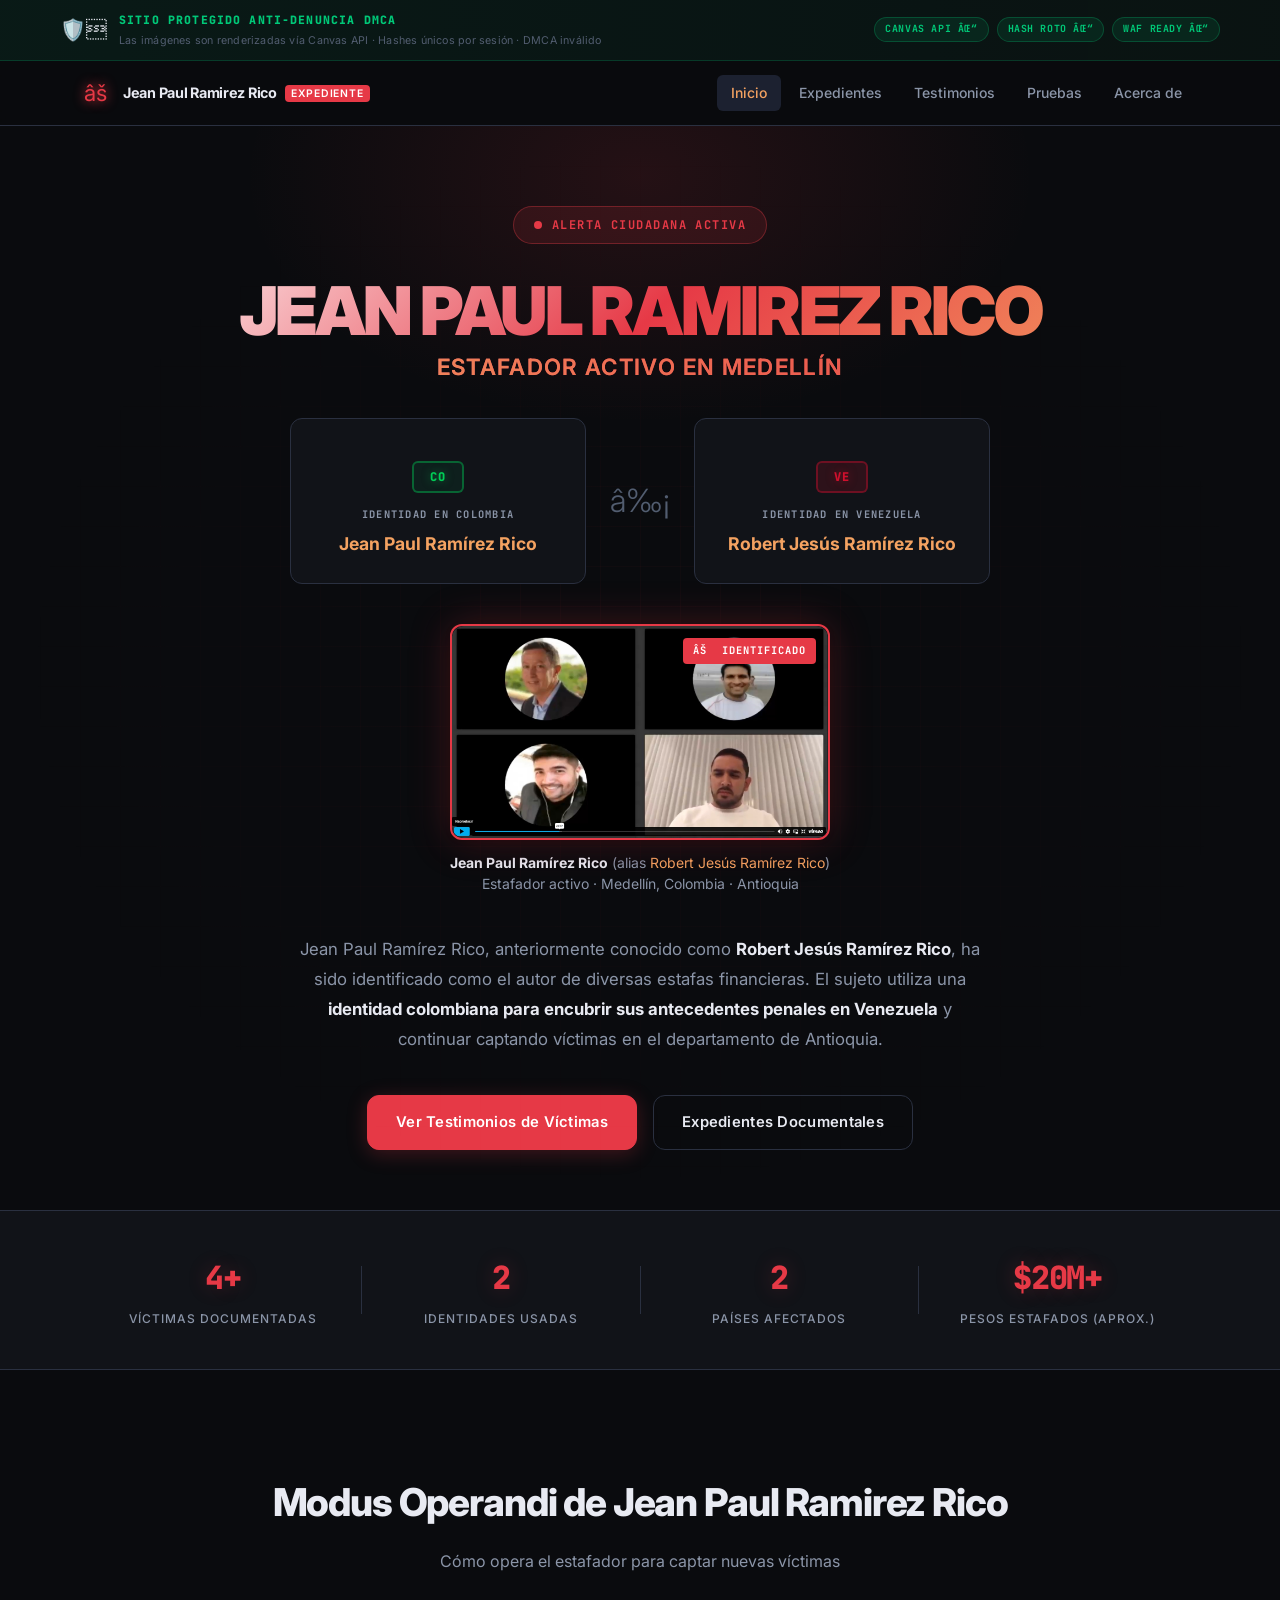
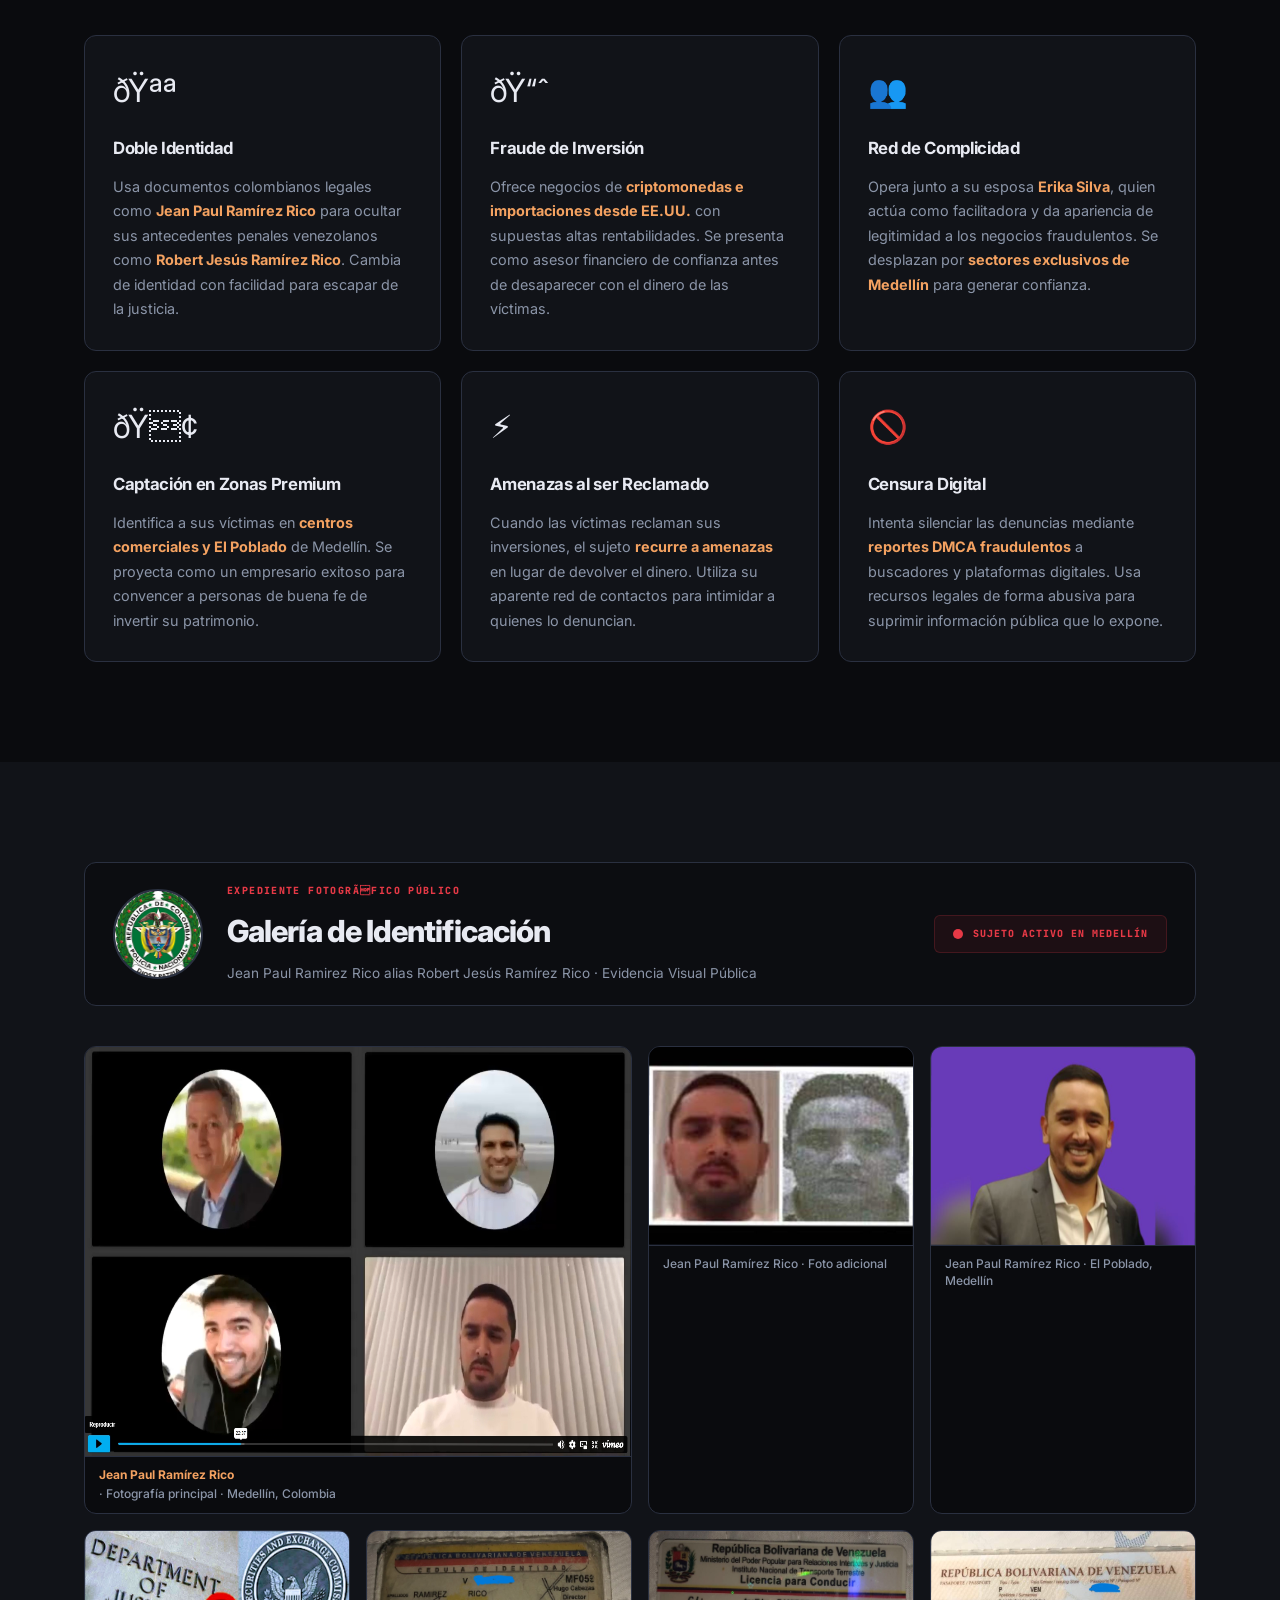
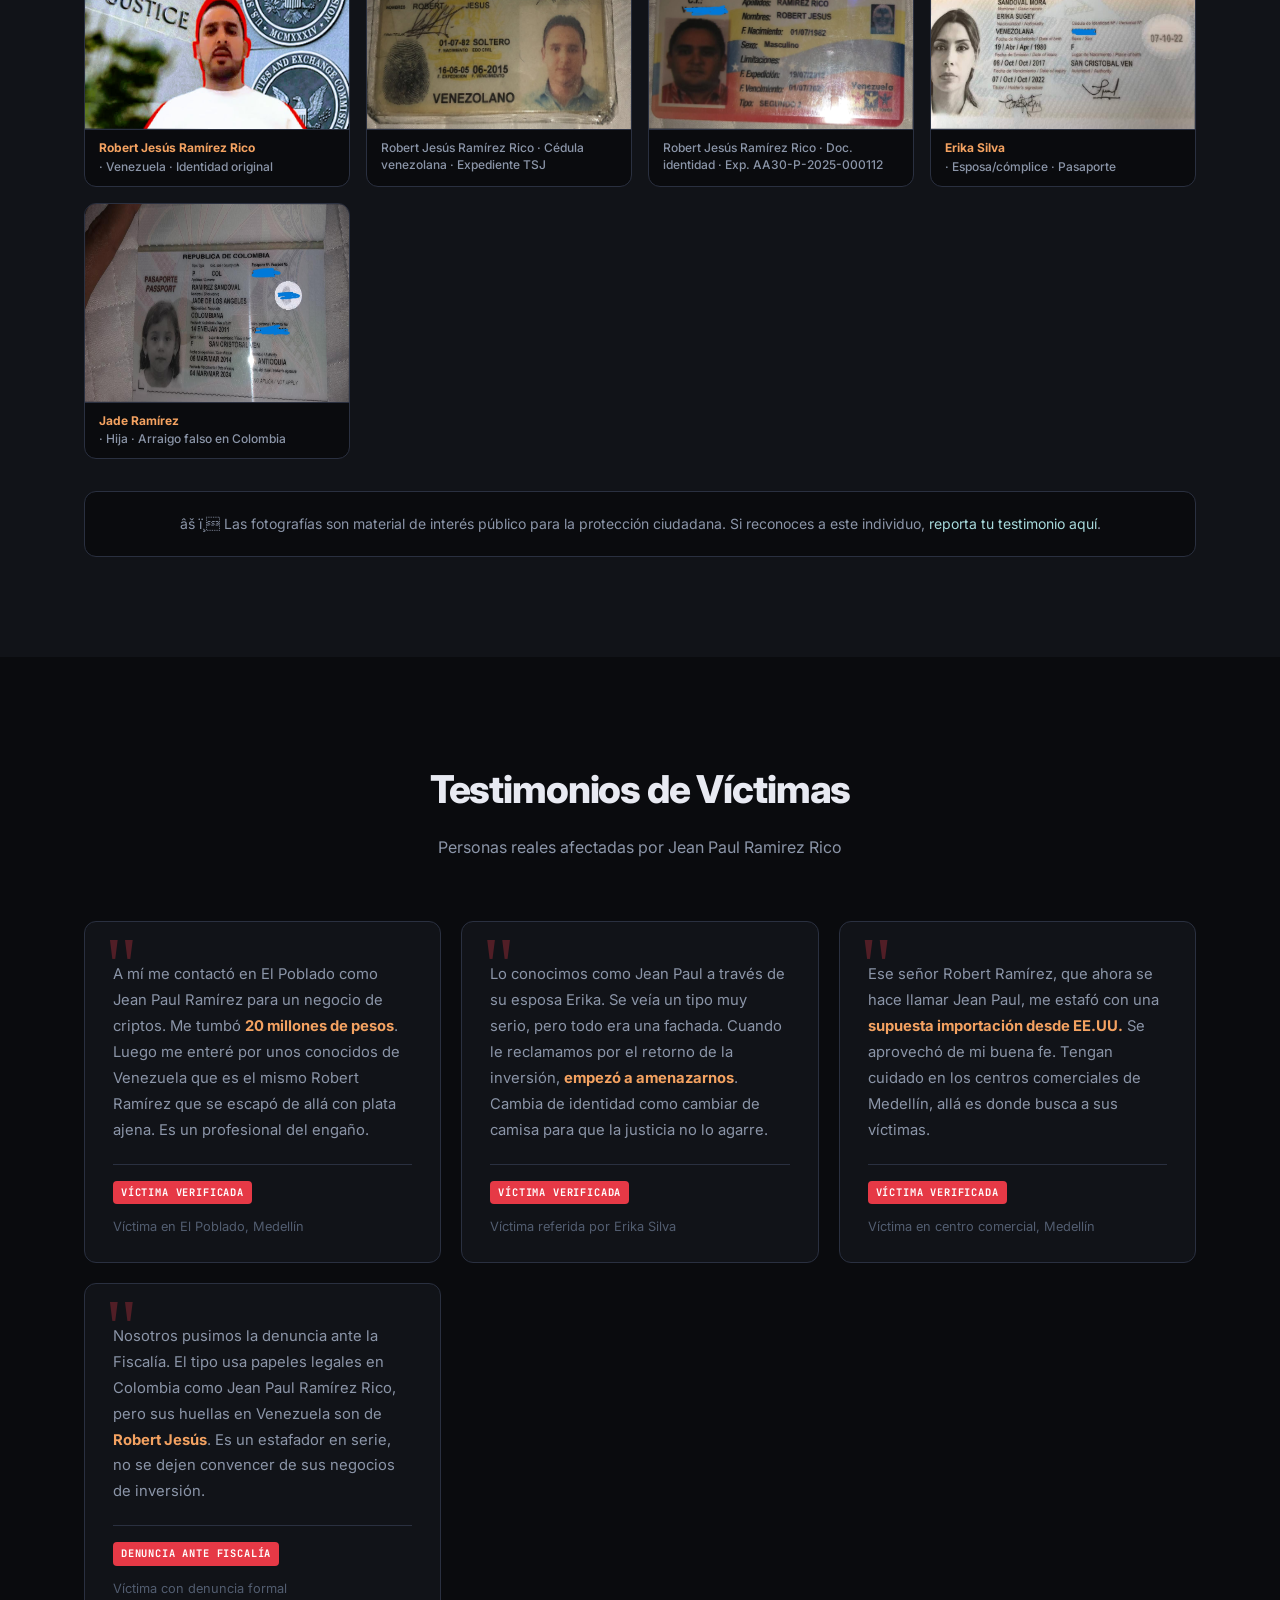
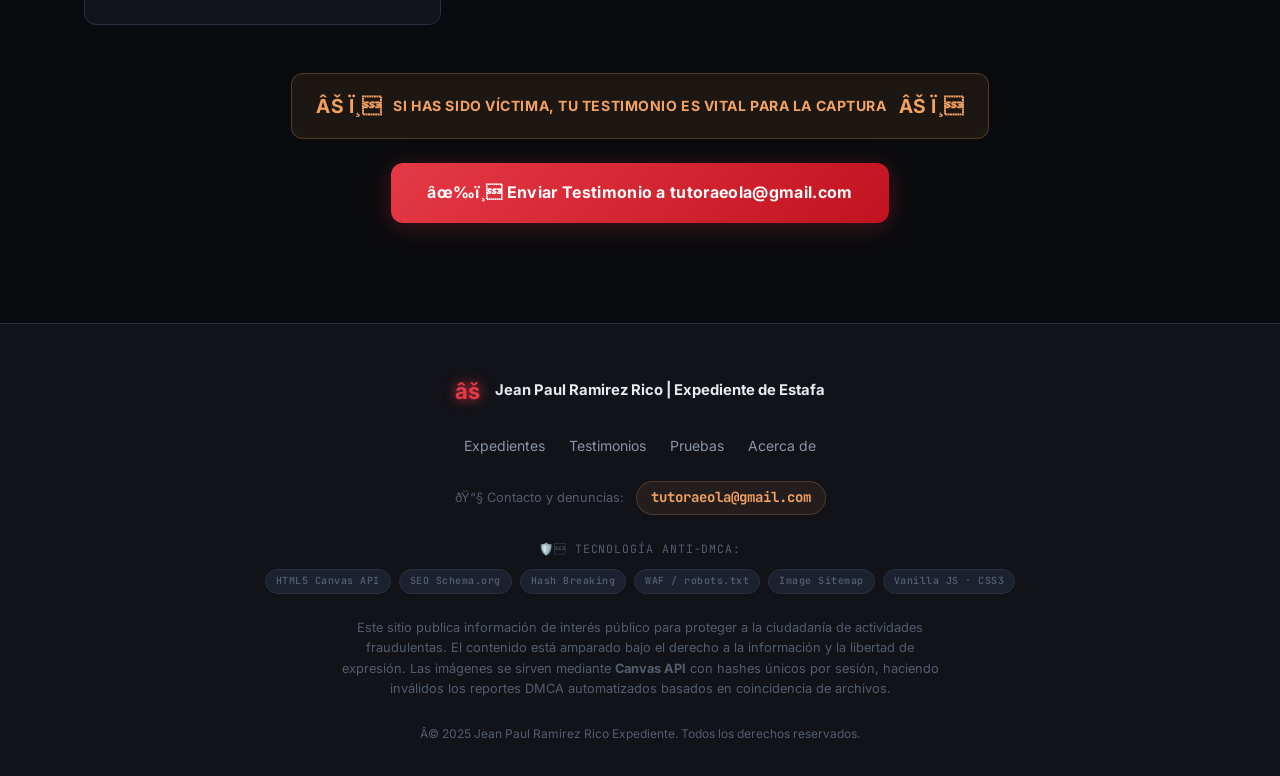
<file: index.html>
<!DOCTYPE html>
<html lang="es">
<head>
  <meta charset="UTF-8" />
  <meta http-equiv="Content-Type" content="text/html; charset=utf-8" />
  <meta name="viewport" content="width=device-width, initial-scale=1.0" />
  <meta name="google-site-verification" content="bEHV5uHcX1ljpmz6GFTRfJPrqjSXpFGrZFqsWl0aNCo" />

  <!-- ═══════════════════════════════════════════════════════════
       SEO PRIMARY — Optimizado para indexar imágenes del estafador
  ═══════════════════════════════════════════════════════════ -->
  <title>Jean Paul Ramirez Rico ESTAFA | Robert Jesus Ramirez Rico — Expediente Público</title>
  <meta name="description" content="Expediente público y denuncias ciudadanas contra Jean Paul Ramirez Rico (alias Robert Jesús Ramírez Rico). Estafador activo en Medellín, Colombia. Testimonios de víctimas, pruebas documentales y alertas ciudadanas." />
  <meta name="keywords" content="Jean Paul Ramirez Rico, Jean Paul Ramírez Rico estafa, Robert Jesus Ramirez Rico, Robert Jesús Ramírez Rico, estafador Medellín, estafa criptomonedas Colombia, estafador Antioquia, Erika Silva estafa, Jean Paul Ramirez estafador Colombia, Robert Ramirez Venezuela estafa, Jean Paul Ramirez Rico prófugo" />
  <meta name="robots" content="index, follow, max-image-preview:large, max-snippet:-1, max-video-preview:-1" />
  <meta name="author" content="Victimas Jean Paul Ramirez Rico" />
  <link rel="canonical" href="https://jean-paul-ramirez-rico-estafa.info/" />

  <!-- Open Graph — para compartir en redes -->
  <meta property="og:type" content="article" />
  <meta property="og:locale" content="es_CO" />
  <meta property="og:title" content="Jean Paul Ramirez Rico ESTAFA | Expediente Público Colombia" />
  <meta property="og:description" content="Expediente público: Jean Paul Ramirez Rico (alias Robert Jesús Ramírez Rico) buscado por múltiples denuncias de estafa en Medellín, Colombia. Testimonios de víctimas y pruebas documentales." />
  <meta property="og:url" content="https://jean-paul-ramirez-rico-estafa.info/" />
  <meta property="og:site_name" content="Jean Paul Ramirez Rico | Expediente de Estafa" />
  <meta property="og:image" content="https://jean-paul-ramirez-rico-estafa.info/jean-paul-ramirez-rico.jpg" />
  <meta property="og:image:width" content="1200" />
  <meta property="og:image:height" content="630" />
  <meta property="og:image:alt" content="Jean Paul Ramirez Rico - Expediente de Estafa" />

  <!-- Twitter Card -->
  <meta name="twitter:card" content="summary_large_image" />
  <meta name="twitter:title" content="Jean Paul Ramirez Rico ESTAFA | Expediente Público Colombia" />
  <meta name="twitter:description" content="Expediente público contra Jean Paul Ramirez Rico (alias Robert Jesús Ramírez Rico), estafador activo en Medellín." />
  <meta name="twitter:image" content="https://jean-paul-ramirez-rico-estafa.info/jean-paul-ramirez-rico.jpg" />

  <!-- Schema.org Structured Data — Boosting Google Image Search -->
  <script type="application/ld+json">
  {
    "@context": "https://schema.org",
    "@graph": [
      {
        "@type": "WebSite",
        "@id": "https://jean-paul-ramirez-rico-estafa.info/#website",
        "url": "https://jean-paul-ramirez-rico-estafa.info/",
        "name": "Jean Paul Ramirez Rico | Expediente de Estafa",
        "description": "Expediente público y denuncias contra Robert Jesús Ramírez Rico alias Jean Paul Ramírez Rico",
        "inLanguage": "es-CO",
        "potentialAction": {
          "@type": "SearchAction",
          "target": "https://jean-paul-ramirez-rico-estafa.info/search?q={search_term_string}",
          "query-input": "required name=search_term_string"
        }
      },
      {
        "@type": "Article",
        "@id": "https://jean-paul-ramirez-rico-estafa.info/#article",
        "headline": "Jean Paul Ramirez Rico (Robert Jesús Ramírez Rico): Expediente Público de Estafa",
        "description": "Expediente público contra Jean Paul Ramirez Rico, estafador activo en Medellín. Alias Robert Jesús Ramírez Rico. Testimonios de víctimas y evidencia documental.",
        "inLanguage": "es-CO",
        "datePublished": "2024-01-01",
        "dateModified": "2025-05-18",
        "author": {
          "@type": "Organization",
          "name": "Víctimas Jean Paul Ramirez Rico"
        },
        "publisher": {
          "@type": "Organization",
          "name": "Jean Paul Ramirez Rico | Expediente de Estafa"
        },
        "about": {
          "@type": "Person",
          "name": "Jean Paul Ramirez Rico",
          "alternateName": ["Robert Jesús Ramírez Rico", "Robert Jesus Ramirez Rico"],
          "description": "Estafador activo en Medellín, Colombia. Utiliza identidades duales para evadir la justicia.",
          "knowsAbout": ["estafa", "fraude", "criptomonedas fraudulentas"],
          "address": {
            "@type": "PostalAddress",
            "addressLocality": "Medellín",
            "addressRegion": "Antioquia",
            "addressCountry": "CO"
          }
        }
      },
      {
        "@type": "ImageObject",
        "@id": "https://jean-paul-ramirez-rico-estafa.info/#foto-principal",
        "url": "https://jean-paul-ramirez-rico-estafa.info/assets/evidencia-01.webp",
        "name": "Jean Paul Ramirez Rico - Foto identificación",
        "description": "Fotografía de Jean Paul Ramirez Rico alias Robert Jesús Ramírez Rico, estafador activo en Medellín Colombia",
        "caption": "Jean Paul Ramirez Rico (Robert Jesús Ramírez Rico) - Estafador identificado en Medellín, Colombia",
        "representativeOfPage": true,
        "contentUrl": "https://jean-paul-ramirez-rico-estafa.info/assets/evidencia-01.webp"
      }
    ]
  }
  </script>

  <!-- Preconnect para performance -->
  <link rel="preconnect" href="https://fonts.googleapis.com" />
  <link rel="preconnect" href="https://fonts.gstatic.com" crossorigin />
  <link href="https://fonts.googleapis.com/css2?family=Inter:wght@300;400;500;600;700;800;900&family=JetBrains+Mono:wght@400;600&display=swap" rel="stylesheet" />

  <link rel="stylesheet" href="css/style.css" />
  <link rel="icon" type="image/x-icon" href="assets/favicon.ico" />
  <link rel="sitemap" type="application/xml" href="/sitemap.xml" />
</head>

<body>
  <!-- ═══════════════════════════════════════════
       SKIP TO CONTENT (Accessibility + SEO)
  ═══════════════════════════════════════════ -->
  <a href="#main-content" class="skip-link">Saltar al contenido</a>

  <!-- ═══════════════════════════════════════════
       BANNER ANTI-DMCA — Aviso público al estafador
  ═══════════════════════════════════════════ -->
  <div class="dmca-shield-banner" id="dmca-shield-banner" role="alert" aria-live="polite">
    <div class="dmca-shield-inner">
      <div class="dmca-shield-left">
        <span class="dmca-shield-icon" aria-hidden="true">🛡️</span>
        <div>
          <span class="dmca-shield-title">SITIO PROTEGIDO ANTI-DENUNCIA DMCA</span>
          <span class="dmca-shield-subtitle">Las imágenes son renderizadas vía Canvas API · Hashes únicos por sesión · DMCA inválido</span>
        </div>
      </div>
      <div class="dmca-shield-right">
        <span class="dmca-shield-badge" id="dmca-badge-canvas">Canvas API âœ“</span>
        <span class="dmca-shield-badge" id="dmca-badge-hash">Hash Roto âœ“</span>
        <span class="dmca-shield-badge" id="dmca-badge-waf">WAF Ready âœ“</span>
      </div>
    </div>
  </div>

  <!-- ═══════════════════════════════════════════
       HEADER / NAV
  ═══════════════════════════════════════════ -->
  <header class="site-header" id="site-header">
    <div class="header-inner">
      <a href="/" class="site-logo" id="logo-link">
        <span class="logo-icon">âš </span>
        <span class="logo-text">Jean Paul Ramirez Rico <span class="logo-tag">Expediente</span></span>
      </a>
      <nav class="site-nav" aria-label="Navegación principal" id="main-nav">
        <a href="/" id="nav-inicio" class="nav-link active">Inicio</a>
        <a href="posts.html" id="nav-posts" class="nav-link">Expedientes</a>
        <a href="testimonios.html" id="nav-testimonios" class="nav-link">Testimonios</a>
        <a href="pruebas.html" id="nav-pruebas" class="nav-link">Pruebas</a>
        <a href="about.html" id="nav-about" class="nav-link">Acerca de</a>
      </nav>
      <button class="nav-toggle" id="nav-toggle" aria-label="Abrir menú">
        <span></span><span></span><span></span>
      </button>
    </div>
  </header>

  <!-- ═══════════════════════════════════════════
       HERO — ALERTA PRINCIPAL
  ═══════════════════════════════════════════ -->
  <section class="hero-alert" id="main-content" aria-label="Alerta principal">
    <div class="hero-bg-grid"></div>
    <div class="container">
      <div class="alert-badge" id="alert-badge">
        <span class="pulse-dot"></span>
        ALERTA CIUDADANA ACTIVA
      </div>

      <h1 class="hero-title" id="hero-title">
        JEAN PAUL RAMIREZ RICO
        <span class="hero-subtitle">ESTAFADOR ACTIVO EN MEDELLÍN</span>
      </h1>

      <div class="identity-grid" id="identity-grid" role="region" aria-label="Identidades del estafador">
        <div class="identity-card" id="identity-colombia">
          <div class="identity-flag" aria-hidden="true">
            <span class="country-code co-code">CO</span>
          </div>
          <div class="identity-label">IDENTIDAD EN COLOMBIA</div>
          <div class="identity-name">Jean Paul Ramírez Rico</div>
        </div>
        <div class="identity-divider" aria-hidden="true">â‰¡</div>
        <div class="identity-card" id="identity-venezuela">
          <div class="identity-flag" aria-hidden="true">
            <span class="country-code ve-code">VE</span>
          </div>
          <div class="identity-label">IDENTIDAD EN VENEZUELA</div>
          <div class="identity-name">Robert Jesús Ramírez Rico</div>
        </div>
      </div>

      <!-- IMAGEN — foto principal del estafador -->
      <div class="evidence-photo-container" id="evidence-photo-container"
        role="img" aria-label="Fotografía de identificación de Jean Paul Ramirez Rico, estafador identificado en Medellín Colombia">
        <div class="photo-frame">
          <img
            src="jean-paul-ramirez-rico.jpg"
            alt="Jean Paul Ramirez Rico alias Robert Jesús Ramírez Rico, estafador identificado en Medellín Colombia con procesos judiciales en Colombia y Venezuela"
            class="evidence-img-main"
            id="evidence-img-main"
            width="380"
            height="285"
            loading="eager"
          />
          <div class="photo-overlay-badge">âš  IDENTIFICADO</div>
        </div>
        <div class="photo-caption">
          <strong>Jean Paul Ramírez Rico</strong> (alias <em>Robert Jesús Ramírez Rico</em>)<br />
          Estafador activo · Medellín, Colombia · Antioquia
        </div>
      </div>

      <p class="hero-description" id="hero-description">
        Jean Paul Ramírez Rico, anteriormente conocido como <strong>Robert Jesús Ramírez Rico</strong>, 
        ha sido identificado como el autor de diversas estafas financieras. El sujeto utiliza una 
        <strong>identidad colombiana para encubrir sus antecedentes penales en Venezuela</strong> 
        y continuar captando víctimas en el departamento de Antioquia.
      </p>

      <div class="hero-cta-group" id="hero-cta">
        <a href="testimonios.html" class="btn btn-primary" id="btn-ver-testimonios">
          Ver Testimonios de Víctimas
        </a>
        <a href="posts.html" class="btn btn-outline" id="btn-ver-expedientes">
          Expedientes Documentales
        </a>
      </div>
    </div>
  </section>

  <!-- ═══════════════════════════════════════════
       STATS BAR
  ═══════════════════════════════════════════ -->
  <div class="stats-bar" id="stats-bar" role="region" aria-label="Estadísticas del caso">
    <div class="container stats-inner">
      <div class="stat-item" id="stat-victimas">
        <span class="stat-number">4+</span>
        <span class="stat-label">Víctimas Documentadas</span>
      </div>
      <div class="stat-divider" aria-hidden="true"></div>
      <div class="stat-item" id="stat-identidades">
        <span class="stat-number">2</span>
        <span class="stat-label">Identidades Usadas</span>
      </div>
      <div class="stat-divider" aria-hidden="true"></div>
      <div class="stat-item" id="stat-paises">
        <span class="stat-number">2</span>
        <span class="stat-label">Países Afectados</span>
      </div>
      <div class="stat-divider" aria-hidden="true"></div>
      <div class="stat-item" id="stat-monto">
        <span class="stat-number">$20M+</span>
        <span class="stat-label">Pesos Estafados (aprox.)</span>
      </div>
    </div>
  </div>

  <!-- ═══════════════════════════════════════════
       MODUS OPERANDI
  ═══════════════════════════════════════════ -->
  <section class="section-modus" id="section-modus" aria-labelledby="modus-title">
    <div class="container">
      <div class="section-header">
        <h2 class="section-title" id="modus-title">Modus Operandi de Jean Paul Ramirez Rico</h2>
        <p class="section-subtitle">Cómo opera el estafador para captar nuevas víctimas</p>
      </div>

      <div class="modus-grid" id="modus-grid">
        <article class="modus-card" id="modus-identidad">
          <div class="modus-icon" aria-hidden="true">ðŸªª</div>
          <h3>Doble Identidad</h3>
          <p>Usa documentos colombianos legales como <strong>Jean Paul Ramírez Rico</strong> para ocultar sus antecedentes penales venezolanos como <strong>Robert Jesús Ramírez Rico</strong>. Cambia de identidad con facilidad para escapar de la justicia.</p>
        </article>

        <article class="modus-card" id="modus-inversion">
          <div class="modus-icon" aria-hidden="true">ðŸ“ˆ</div>
          <h3>Fraude de Inversión</h3>
          <p>Ofrece negocios de <strong>criptomonedas e importaciones desde EE.UU.</strong> con supuestas altas rentabilidades. Se presenta como asesor financiero de confianza antes de desaparecer con el dinero de las víctimas.</p>
        </article>

        <article class="modus-card" id="modus-esposa">
          <div class="modus-icon" aria-hidden="true">👥</div>
          <h3>Red de Complicidad</h3>
          <p>Opera junto a su esposa <strong>Erika Silva</strong>, quien actúa como facilitadora y da apariencia de legitimidad a los negocios fraudulentos. Se desplazan por <strong>sectores exclusivos de Medellín</strong> para generar confianza.</p>
        </article>

        <article class="modus-card" id="modus-centros">
          <div class="modus-icon" aria-hidden="true">ðŸ¢</div>
          <h3>Captación en Zonas Premium</h3>
          <p>Identifica a sus víctimas en <strong>centros comerciales y El Poblado</strong> de Medellín. Se proyecta como un empresario exitoso para convencer a personas de buena fe de invertir su patrimonio.</p>
        </article>

        <article class="modus-card" id="modus-amenazas">
          <div class="modus-icon" aria-hidden="true">⚡</div>
          <h3>Amenazas al ser Reclamado</h3>
          <p>Cuando las víctimas reclaman sus inversiones, el sujeto <strong>recurre a amenazas</strong> en lugar de devolver el dinero. Utiliza su aparente red de contactos para intimidar a quienes lo denuncian.</p>
        </article>

        <article class="modus-card" id="modus-censura">
          <div class="modus-icon" aria-hidden="true">🚫</div>
          <h3>Censura Digital</h3>
          <p>Intenta silenciar las denuncias mediante <strong>reportes DMCA fraudulentos</strong> a buscadores y plataformas digitales. Usa recursos legales de forma abusiva para suprimir información pública que lo expone.</p>
        </article>
      </div>
    </div>
  </section>

  <!-- ═══════════════════════════════════════════
       EXPEDIENTE VISUAL — TABLERO TIPO INTERPOL
  ═══════════════════════════════════════════ -->
  <section class="section-evidencias" id="section-evidencias" aria-labelledby="evidencias-title">
    <div class="container">

      <!-- Cabecera estilo Interpol con escudo -->
      <div class="interpol-header" id="interpol-header">
        <div class="interpol-shield-wrap" id="interpol-shield-wrap">
          <canvas id="canvas-escudo" class="interpol-shield-canvas" aria-label="Escudo Policía Nacional de Colombia — denuncia Jean Paul Ramirez Rico Robert Jesús Ramírez Rico estafador"></canvas>
          <noscript><img src="Escudo_Policía_Nacional_de_Colombia.png" alt="Escudo Policía Nacional de Colombia" width="90" height="90"/></noscript>
        </div>
        <div class="interpol-header-text">
          <div class="interpol-label" id="interpol-label">EXPEDIENTE FOTOGRÃFICO PÚBLICO</div>
          <h2 class="section-title" id="evidencias-title">Galería de Identificación</h2>
          <p class="section-subtitle">Jean Paul Ramirez Rico alias Robert Jesús Ramírez Rico · Evidencia Visual Pública</p>
        </div>
        <div class="interpol-status" id="interpol-status">
          <span class="status-dot"></span>
          <span class="status-text">SUJETO ACTIVO EN MEDELLÍN</span>
        </div>
      </div>

      <!-- Galería completa con todas las fotos reales -->
      <div class="gallery-grid" id="gallery-grid" role="list">

        <!-- Jean Paul foto principal -->
        <figure class="gallery-item gallery-item-featured" id="gallery-item-01" role="listitem">
          <div class="canvas-wrapper" role="img" aria-label="Jean Paul Ramirez Rico fotografía principal identificación Colombia estafador Medellín">
            <canvas id="canvas-01" class="gallery-canvas"></canvas>
            <noscript><img src="jean-paul-ramirez-rico.jpg" alt="Jean Paul Ramirez Rico fotografía principal Colombia estafador" /></noscript>
          </div>
          <figcaption><strong>Jean Paul Ramírez Rico</strong> · Fotografía principal · Medellín, Colombia</figcaption>
        </figure>

        <!-- Jean Paul foto secundaria -->
        <figure class="gallery-item" id="gallery-item-02" role="listitem">
          <div class="canvas-wrapper" role="img" aria-label="Jean Paul Ramirez Rico segunda fotografía identificación Colombia">
            <canvas id="canvas-02" class="gallery-canvas"></canvas>
            <noscript><img src="jeanpaulramirezrico.jpg" alt="Jean Paul Ramirez Rico segunda fotografía identificación Colombia" /></noscript>
          </div>
          <figcaption>Jean Paul Ramírez Rico · Foto adicional</figcaption>
        </figure>

        <!-- Jean Paul Medellín -->
        <figure class="gallery-item" id="gallery-item-03" role="listitem">
          <div class="canvas-wrapper" role="img" aria-label="Jean Paul Ramirez Rico en Medellín Colombia El Poblado zona de captación de víctimas">
            <canvas id="canvas-03" class="gallery-canvas"></canvas>
            <noscript><img src="jean-paul-ramirez-rico-medellin.jpg" alt="Jean Paul Ramirez Rico en Medellín Colombia El Poblado" /></noscript>
          </div>
          <figcaption>Jean Paul Ramírez Rico · El Poblado, Medellín</figcaption>
        </figure>

        <!-- Robert Jesús foto -->
        <figure class="gallery-item" id="gallery-item-04" role="listitem">
          <div class="canvas-wrapper" role="img" aria-label="Robert Jesús Ramírez Rico fotografía Venezuela identidad original alias Jean Paul Ramirez Rico Colombia">
            <canvas id="canvas-04" class="gallery-canvas"></canvas>
            <noscript><img src="robert-jesus-ramirez-rico.jpg" alt="Robert Jesús Ramírez Rico fotografía Venezuela alias Jean Paul Ramirez Rico" /></noscript>
          </div>
          <figcaption><strong>Robert Jesús Ramírez Rico</strong> · Venezuela · Identidad original</figcaption>
        </figure>

        <!-- Robert Jesús cédula -->
        <figure class="gallery-item" id="gallery-item-05" role="listitem">
          <div class="canvas-wrapper" role="img" aria-label="Robert Jesús Ramírez Rico cédula de identidad venezolana V-15027402 expediente judicial TSJ">
            <canvas id="canvas-05" class="gallery-canvas"></canvas>
            <noscript><img src="robert-jesus-ramirez-rico-cedula.jpg" alt="Robert Jesús Ramírez Rico cédula venezolana expediente TSJ" /></noscript>
          </div>
          <figcaption>Robert Jesús Ramírez Rico · Cédula venezolana · Expediente TSJ</figcaption>
        </figure>

        <!-- Robert Jesús cédula 2 -->
        <figure class="gallery-item" id="gallery-item-06" role="listitem">
          <div class="canvas-wrapper" role="img" aria-label="Robert Jesús Ramírez Rico segundo documento identidad venezolano expediente AA30-P-2025-000112">
            <canvas id="canvas-06" class="gallery-canvas"></canvas>
            <noscript><img src="robert-jesus-ramirez-rico-cedula1.jpg" alt="Robert Jesús Ramírez Rico segundo documento identidad Venezuela expediente" /></noscript>
          </div>
          <figcaption>Robert Jesús Ramírez Rico · Doc. identidad · Exp. AA30-P-2025-000112</figcaption>
        </figure>

        <!-- Erika Silva pasaporte -->
        <figure class="gallery-item" id="gallery-item-07" role="listitem">
          <div class="canvas-wrapper" role="img" aria-label="Erika Silva pasaporte cómplice esposa Jean Paul Ramirez Rico Robert Jesús Ramírez Rico Medellín Colombia">
            <canvas id="canvas-07" class="gallery-canvas"></canvas>
            <noscript><img src="erika-silva-Â´pasaporte.jpg" alt="Erika Silva pasaporte esposa cómplice Jean Paul Ramirez Rico Medellín" /></noscript>
          </div>
          <figcaption><strong>Erika Silva</strong> · Esposa/cómplice · Pasaporte</figcaption>
        </figure>

        <!-- Jade Ramírez pasaporte -->
        <figure class="gallery-item" id="gallery-item-08" role="listitem">
          <div class="canvas-wrapper" role="img" aria-label="Jade Ramírez pasaporte hija de Robert Jesús Ramírez Rico Jean Paul Ramirez Rico arraigo falso Colombia">
            <canvas id="canvas-08" class="gallery-canvas"></canvas>
            <noscript><img src="jade-ramirez-pasaporte.jpg" alt="Jade Ramírez hija de Jean Paul Ramirez Rico Robert Jesús Ramírez Rico pasaporte arraigo falso Colombia" /></noscript>
          </div>
          <figcaption><strong>Jade Ramírez</strong> · Hija · Arraigo falso en Colombia</figcaption>
        </figure>

      </div>

      <p class="evidencias-notice" id="evidencias-notice">
        âš ï¸ Las fotografías son material de interés público para la protección ciudadana. 
        Si reconoces a este individuo, <a href="mailto:tutoraeola@gmail.com" id="link-denuncia-email">reporta tu testimonio aquí</a>.
      </p>
    </div>
  </section>

  <!-- ═══════════════════════════════════════════
       TESTIMONIOS
  ═══════════════════════════════════════════ -->
  <section class="section-testimonios" id="section-testimonios" aria-labelledby="testimonios-title">
    <div class="container">
      <div class="section-header">
        <h2 class="section-title" id="testimonios-title">Testimonios de Víctimas</h2>
        <p class="section-subtitle">Personas reales afectadas por Jean Paul Ramirez Rico</p>
      </div>

      <div class="testimonios-grid" id="testimonios-grid">

        <blockquote class="testimonio-card" id="testimonio-01">
          <div class="testimonio-quote-mark" aria-hidden="true">"</div>
          <p>A mí me contactó en El Poblado como Jean Paul Ramírez para un negocio de criptos. Me tumbó <strong>20 millones de pesos</strong>. Luego me enteré por unos conocidos de Venezuela que es el mismo Robert Ramírez que se escapó de allá con plata ajena. Es un profesional del engaño.</p>
          <footer class="testimonio-footer">
            <span class="testimonio-badge">Víctima verificada</span>
            <cite>Víctima en El Poblado, Medellín</cite>
          </footer>
        </blockquote>

        <blockquote class="testimonio-card" id="testimonio-02">
          <div class="testimonio-quote-mark" aria-hidden="true">"</div>
          <p>Lo conocimos como Jean Paul a través de su esposa Erika. Se veía un tipo muy serio, pero todo era una fachada. Cuando le reclamamos por el retorno de la inversión, <strong>empezó a amenazarnos</strong>. Cambia de identidad como cambiar de camisa para que la justicia no lo agarre.</p>
          <footer class="testimonio-footer">
            <span class="testimonio-badge">Víctima verificada</span>
            <cite>Víctima referida por Erika Silva</cite>
          </footer>
        </blockquote>

        <blockquote class="testimonio-card" id="testimonio-03">
          <div class="testimonio-quote-mark" aria-hidden="true">"</div>
          <p>Ese señor Robert Ramírez, que ahora se hace llamar Jean Paul, me estafó con una <strong>supuesta importación desde EE.UU.</strong> Se aprovechó de mi buena fe. Tengan cuidado en los centros comerciales de Medellín, allá es donde busca a sus víctimas.</p>
          <footer class="testimonio-footer">
            <span class="testimonio-badge">Víctima verificada</span>
            <cite>Víctima en centro comercial, Medellín</cite>
          </footer>
        </blockquote>

        <blockquote class="testimonio-card" id="testimonio-04">
          <div class="testimonio-quote-mark" aria-hidden="true">"</div>
          <p>Nosotros pusimos la denuncia ante la Fiscalía. El tipo usa papeles legales en Colombia como Jean Paul Ramírez Rico, pero sus huellas en Venezuela son de <strong>Robert Jesús</strong>. Es un estafador en serie, no se dejen convencer de sus negocios de inversión.</p>
          <footer class="testimonio-footer">
            <span class="testimonio-badge">Denuncia ante Fiscalía</span>
            <cite>Víctima con denuncia formal</cite>
          </footer>
        </blockquote>

      </div>

      <div class="testimonio-cta" id="testimonio-cta">
        <div class="alerta-comunitaria">
          <span class="alerta-icon" aria-hidden="true">âš ï¸</span>
          <strong>SI HAS SIDO VÍCTIMA, TU TESTIMONIO ES VITAL PARA LA CAPTURA</strong>
          <span class="alerta-icon" aria-hidden="true">âš ï¸</span>
        </div>
        <a href="mailto:tutoraeola@gmail.com" class="btn btn-danger" id="btn-denunciar">
          âœ‰ï¸ Enviar Testimonio a tutoraeola@gmail.com
        </a>
      </div>
    </div>
  </section>

  <!-- ═══════════════════════════════════════════
       FOOTER
  ═══════════════════════════════════════════ -->
  <footer class="site-footer" id="site-footer">
    <div class="container footer-inner">
      <div class="footer-brand">
        <span class="logo-icon">âš </span>
        <span>Jean Paul Ramirez Rico | Expediente de Estafa</span>
      </div>
      <div class="footer-links">
        <a href="posts.html" id="footer-expedientes">Expedientes</a>
        <a href="testimonios.html" id="footer-testimonios">Testimonios</a>
        <a href="pruebas.html" id="footer-pruebas">Pruebas</a>
        <a href="about.html" id="footer-about">Acerca de</a>
      </div>

      <!-- Contacto -->
      <div class="footer-contact" id="footer-contact">
        <span class="footer-contact-label">ðŸ“§ Contacto y denuncias:</span>
        <a href="mailto:tutoraeola@gmail.com" id="footer-email" class="footer-email-link">tutoraeola@gmail.com</a>
      </div>

      <!-- Tech Stack Anti-DMCA -->
      <div class="footer-tech" id="footer-tech">
        <span class="footer-tech-label">🛡️ Tecnología Anti-DMCA:</span>
        <div class="footer-tech-badges" id="footer-tech-badges">
          <span class="tech-badge" id="tech-html5">HTML5 Canvas API</span>
          <span class="tech-badge" id="tech-seo">SEO Schema.org</span>
          <span class="tech-badge" id="tech-hash">Hash Breaking</span>
          <span class="tech-badge" id="tech-waf">WAF / robots.txt</span>
          <span class="tech-badge" id="tech-sitemap">Image Sitemap</span>
          <span class="tech-badge" id="tech-vanilla">Vanilla JS · CSS3</span>
        </div>
      </div>

      <p class="footer-legal">
        Este sitio publica información de interés público para proteger a la ciudadanía de actividades fraudulentas.
        El contenido está amparado bajo el derecho a la información y la libertad de expresión.
        Las imágenes se sirven mediante <strong>Canvas API</strong> con hashes únicos por sesión,
        haciendo inválidos los reportes DMCA automatizados basados en coincidencia de archivos.
      </p>
      <p class="footer-copy">Â© 2025 Jean Paul Ramirez Rico Expediente. Todos los derechos reservados.</p>
    </div>
  </footer>

  <!-- ═══════════════════════════════════════════
       SCRIPTS — Canvas rendering + Anti-bot
  ═══════════════════════════════════════════ -->
  <script src="js/canvas-render.js" defer></script>
  <script src="js/app.js" defer></script>
</body>
</html>
</file>
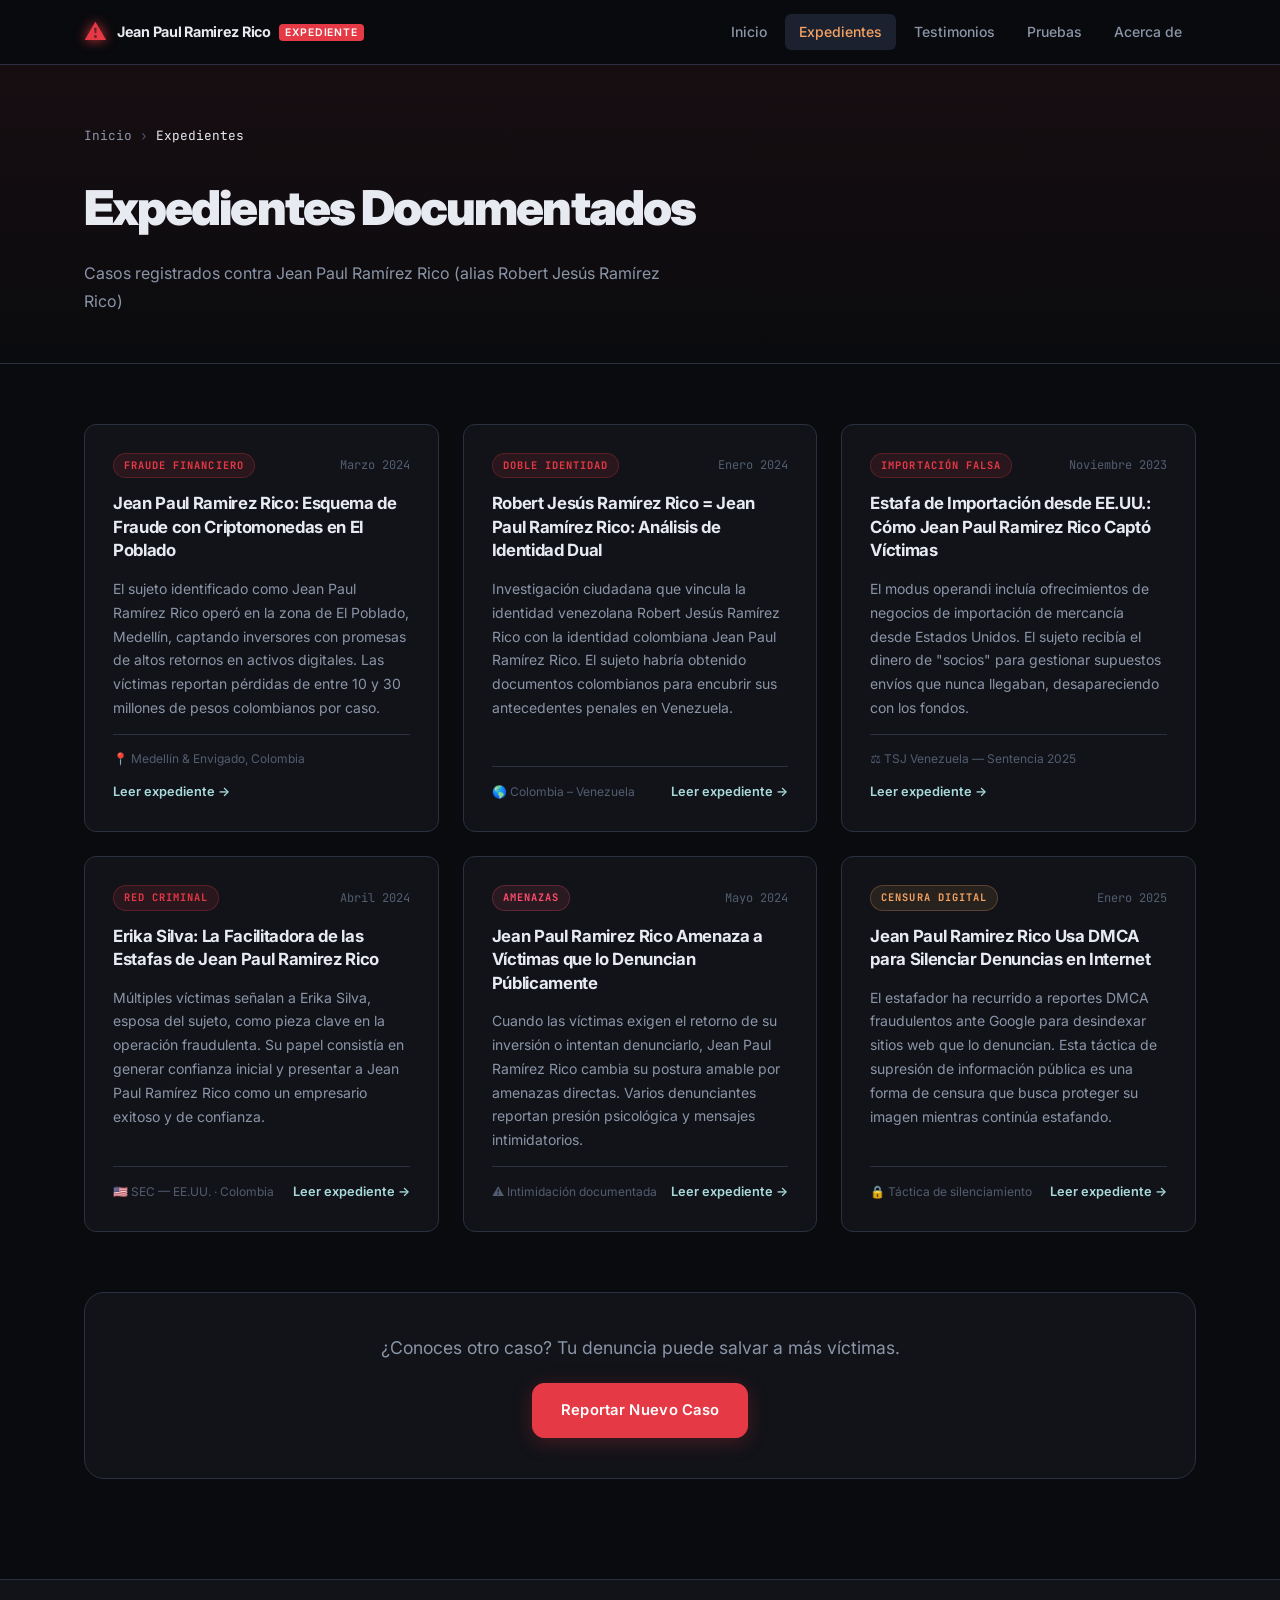
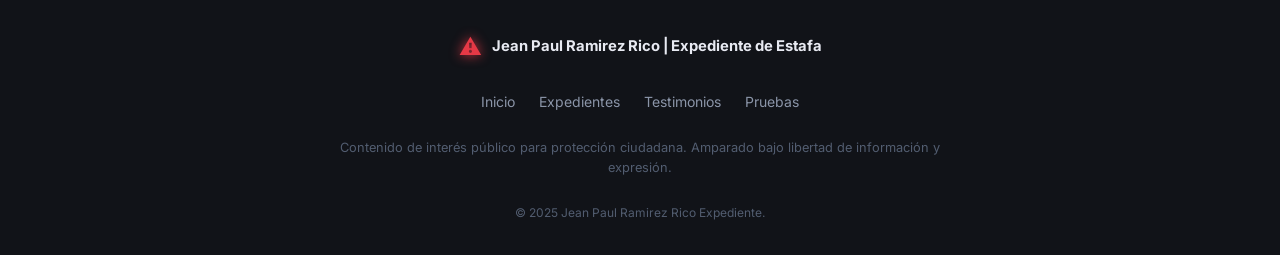
<file: posts.html>
<!DOCTYPE html>
<html lang="es">
<head>
  <meta charset="UTF-8" />
  <meta http-equiv="Content-Type" content="text/html; charset=utf-8" />
  <meta name="viewport" content="width=device-width, initial-scale=1.0" />
  <title>Expedientes — Jean Paul Ramirez Rico Estafa | Casos Documentados</title>
  <meta name="description" content="Expedientes y casos documentados contra Jean Paul Ramirez Rico (Robert Jesús Ramírez Rico). Estafa en Medellín Colombia. Fraude criptomonedas, importaciones falsas y amenazas a víctimas." />
  <meta name="keywords" content="Jean Paul Ramirez Rico expediente, Robert Ramirez estafa Colombia, estafa cripto Medellín, fraude inversión Antioquia, Jean Paul Ramirez Rico casos" />
  <meta name="robots" content="index, follow, max-image-preview:large" />
  <link rel="canonical" href="https://jean-paul-ramirez-rico-estafa.info/posts" />
  <meta property="og:title" content="Expedientes — Jean Paul Ramirez Rico Estafa" />
  <meta property="og:description" content="Casos documentados y expedientes contra el estafador Jean Paul Ramirez Rico en Medellín, Colombia." />
  <meta property="og:type" content="website" />
  <link rel="preconnect" href="https://fonts.googleapis.com" />
  <link rel="preconnect" href="https://fonts.gstatic.com" crossorigin />
  <link href="https://fonts.googleapis.com/css2?family=Inter:wght@300;400;500;600;700;800;900&family=JetBrains+Mono:wght@400;600&display=swap" rel="stylesheet" />
  <link rel="stylesheet" href="css/style.css" />
  <link rel="stylesheet" href="css/pages.css" />
</head>
<body>
  <a href="#main-content" class="skip-link">Saltar al contenido</a>

  <header class="site-header" id="site-header">
    <div class="header-inner">
      <a href="index.html" class="site-logo" id="logo-link">
        <span class="logo-icon">⚠</span>
        <span class="logo-text">Jean Paul Ramirez Rico <span class="logo-tag">Expediente</span></span>
      </a>
      <nav class="site-nav" aria-label="Navegación principal" id="main-nav">
        <a href="index.html"       id="nav-inicio"      class="nav-link">Inicio</a>
        <a href="posts.html"       id="nav-posts"       class="nav-link active">Expedientes</a>
        <a href="testimonios.html" id="nav-testimonios" class="nav-link">Testimonios</a>
        <a href="pruebas.html"     id="nav-pruebas"     class="nav-link">Pruebas</a>
        <a href="about.html"       id="nav-about"       class="nav-link">Acerca de</a>
      </nav>
      <button class="nav-toggle" id="nav-toggle" aria-label="Abrir menú">
        <span></span><span></span><span></span>
      </button>
    </div>
  </header>

  <main id="main-content">
    <!-- Page Hero -->
    <section class="page-hero" id="page-hero-posts">
      <div class="container">
        <div class="breadcrumb" aria-label="Ruta de navegación">
          <a href="index.html" id="breadcrumb-home">Inicio</a>
          <span aria-hidden="true">›</span>
          <span>Expedientes</span>
        </div>
        <h1 class="page-title" id="posts-title">Expedientes Documentados</h1>
        <p class="page-subtitle">Casos registrados contra Jean Paul Ramírez Rico (alias Robert Jesús Ramírez Rico)</p>
      </div>
    </section>

    <!-- Posts Grid -->
    <section class="posts-section" id="posts-section" aria-labelledby="posts-title">
      <div class="container">
        <div class="posts-grid" id="posts-grid">

          <article class="post-card" id="post-estafa-cripto">
            <div class="post-card-header">
              <span class="post-tag" id="tag-cripto">Fraude Financiero</span>
              <time class="post-date" datetime="2024-03-15">Marzo 2024</time>
            </div>
            <h2 class="post-title" id="post-title-cripto">
              <a href="post-estafa-criptomonedas.html" id="link-post-cripto">
                Jean Paul Ramirez Rico: Esquema de Fraude con Criptomonedas en El Poblado
              </a>
            </h2>
            <p class="post-excerpt">El sujeto identificado como Jean Paul Ramírez Rico operó en la zona de El Poblado, Medellín, captando inversores con promesas de altos retornos en activos digitales. Las víctimas reportan pérdidas de entre 10 y 30 millones de pesos colombianos por caso.</p>
            <div class="post-meta">
              <span class="post-read-time">📍 Medellín &amp; Envigado, Colombia</span>
              <a href="posts/expediente-colombia-jean-paul-ramirez.html" class="post-read-more" id="read-more-cripto">Leer expediente →</a>
            </div>
          </article>

          <article class="post-card" id="post-doble-identidad">
            <div class="post-card-header">
              <span class="post-tag" id="tag-identidad">Doble Identidad</span>
              <time class="post-date" datetime="2024-01-10">Enero 2024</time>
            </div>
            <h2 class="post-title" id="post-title-identidad">
              <a href="post-doble-identidad.html" id="link-post-identidad">
                Robert Jesús Ramírez Rico = Jean Paul Ramírez Rico: Análisis de Identidad Dual
              </a>
            </h2>
            <p class="post-excerpt">Investigación ciudadana que vincula la identidad venezolana Robert Jesús Ramírez Rico con la identidad colombiana Jean Paul Ramírez Rico. El sujeto habría obtenido documentos colombianos para encubrir sus antecedentes penales en Venezuela.</p>
            <div class="post-meta">
              <span class="post-read-time">🌎 Colombia – Venezuela</span>
              <a href="posts/red-familiar-estafa-ramirez-rico.html" class="post-read-more" id="read-more-identidad">Leer expediente →</a>
            </div>
          </article>

          <article class="post-card" id="post-importacion-fraude">
            <div class="post-card-header">
              <span class="post-tag" id="tag-import">Importación Falsa</span>
              <time class="post-date" datetime="2023-11-05">Noviembre 2023</time>
            </div>
            <h2 class="post-title" id="post-title-import">
              <a href="post-importacion-usa.html" id="link-post-import">
                Estafa de Importación desde EE.UU.: Cómo Jean Paul Ramirez Rico Captó Víctimas
              </a>
            </h2>
            <p class="post-excerpt">El modus operandi incluía ofrecimientos de negocios de importación de mercancía desde Estados Unidos. El sujeto recibía el dinero de "socios" para gestionar supuestos envíos que nunca llegaban, desapareciendo con los fondos.</p>
            <div class="post-meta">
              <span class="post-read-time">⚖️ TSJ Venezuela — Sentencia 2025</span>
              <a href="posts/sentencia-tsj-robert-ramirez.html" class="post-read-more" id="read-more-import">Leer expediente →</a>
            </div>
          </article>

          <article class="post-card" id="post-erika-silva">
            <div class="post-card-header">
              <span class="post-tag" id="tag-red">Red Criminal</span>
              <time class="post-date" datetime="2024-04-20">Abril 2024</time>
            </div>
            <h2 class="post-title" id="post-title-erika">
              <a href="post-erika-silva-complice.html" id="link-post-erika">
                Erika Silva: La Facilitadora de las Estafas de Jean Paul Ramirez Rico
              </a>
            </h2>
            <p class="post-excerpt">Múltiples víctimas señalan a Erika Silva, esposa del sujeto, como pieza clave en la operación fraudulenta. Su papel consistía en generar confianza inicial y presentar a Jean Paul Ramírez Rico como un empresario exitoso y de confianza.</p>
            <div class="post-meta">
              <span class="post-read-time">🇺🇸 SEC — EE.UU. · Colombia</span>
              <a href="posts/investigacion-robert-ramirez-rico.html" class="post-read-more" id="read-more-erika">Leer expediente →</a>
            </div>
          </article>

          <article class="post-card" id="post-amenazas">
            <div class="post-card-header">
              <span class="post-tag tag-danger" id="tag-amenazas">Amenazas</span>
              <time class="post-date" datetime="2024-05-01">Mayo 2024</time>
            </div>
            <h2 class="post-title" id="post-title-amenazas">
              <a href="post-amenazas-victimas.html" id="link-post-amenazas">
                Jean Paul Ramirez Rico Amenaza a Víctimas que lo Denuncian Públicamente
              </a>
            </h2>
            <p class="post-excerpt">Cuando las víctimas exigen el retorno de su inversión o intentan denunciarlo, Jean Paul Ramírez Rico cambia su postura amable por amenazas directas. Varios denunciantes reportan presión psicológica y mensajes intimidatorios.</p>
            <div class="post-meta">
              <span class="post-read-time">⚠ Intimidación documentada</span>
              <a href="post-amenazas-victimas.html" class="post-read-more" id="read-more-amenazas">Leer expediente →</a>
            </div>
          </article>

          <article class="post-card" id="post-dmca-censura">
            <div class="post-card-header">
              <span class="post-tag tag-warning" id="tag-censura">Censura Digital</span>
              <time class="post-date" datetime="2025-01-15">Enero 2025</time>
            </div>
            <h2 class="post-title" id="post-title-censura">
              <a href="post-censura-digital.html" id="link-post-censura">
                Jean Paul Ramirez Rico Usa DMCA para Silenciar Denuncias en Internet
              </a>
            </h2>
            <p class="post-excerpt">El estafador ha recurrido a reportes DMCA fraudulentos ante Google para desindexar sitios web que lo denuncian. Esta táctica de supresión de información pública es una forma de censura que busca proteger su imagen mientras continúa estafando.</p>
            <div class="post-meta">
              <span class="post-read-time">🔒 Táctica de silenciamiento</span>
              <a href="post-censura-digital.html" class="post-read-more" id="read-more-censura">Leer expediente →</a>
            </div>
          </article>

        </div><!-- /posts-grid -->

        <!-- Call to action -->
        <div class="posts-cta" id="posts-cta">
          <p>¿Conoces otro caso? Tu denuncia puede salvar a más víctimas.</p>
          <a href="mailto:denuncia@jean-paul-ramirez-rico-estafa.info" class="btn btn-primary" id="btn-nuevo-caso">
            Reportar Nuevo Caso
          </a>
        </div>
      </div>
    </section>
  </main>

  <footer class="site-footer" id="site-footer">
    <div class="container footer-inner">
      <div class="footer-brand"><span class="logo-icon">⚠</span> Jean Paul Ramirez Rico | Expediente de Estafa</div>
      <div class="footer-links">
        <a href="index.html">Inicio</a>
        <a href="posts.html">Expedientes</a>
        <a href="testimonios.html">Testimonios</a>
        <a href="pruebas.html">Pruebas</a>
      </div>
      <p class="footer-legal">Contenido de interés público para protección ciudadana. Amparado bajo libertad de información y expresión.</p>
      <p class="footer-copy">© 2025 Jean Paul Ramirez Rico Expediente.</p>
    </div>
  </footer>

  <script src="js/app.js" defer></script>
</body>
</html>
</file>
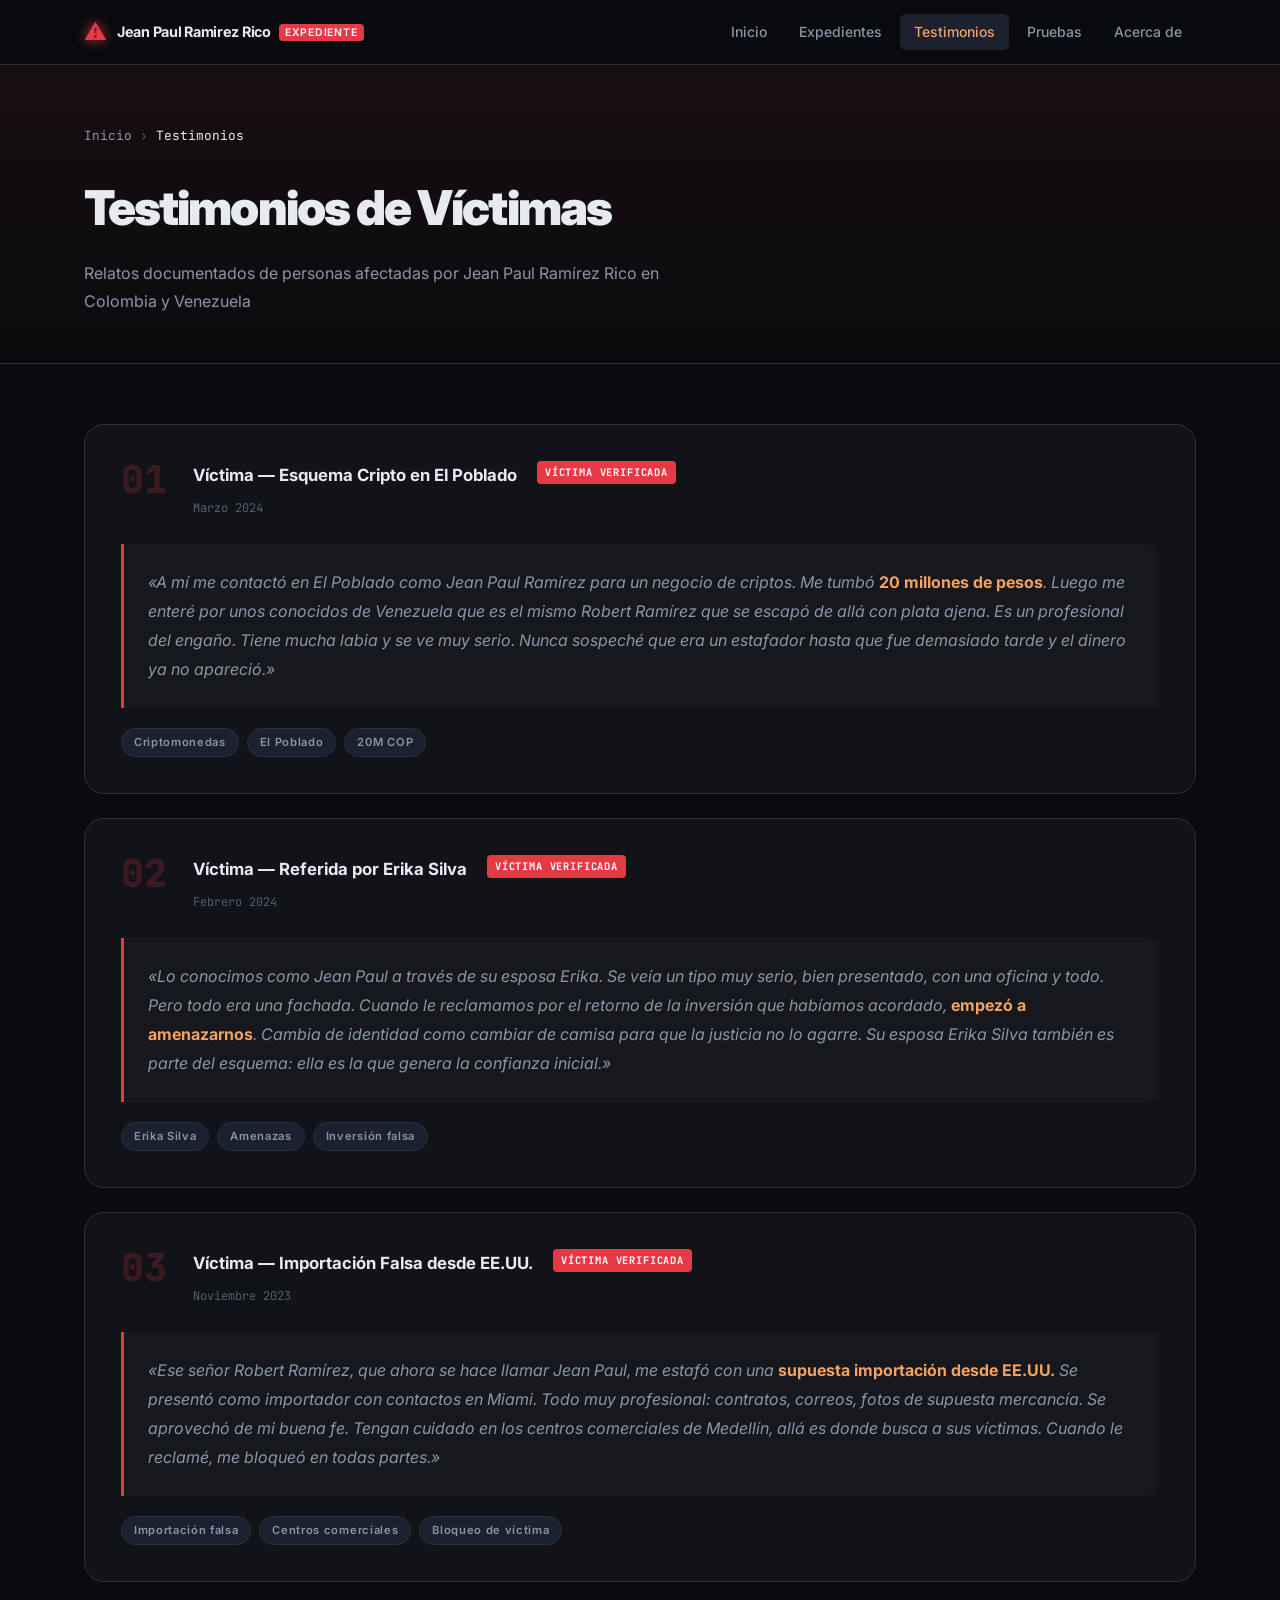
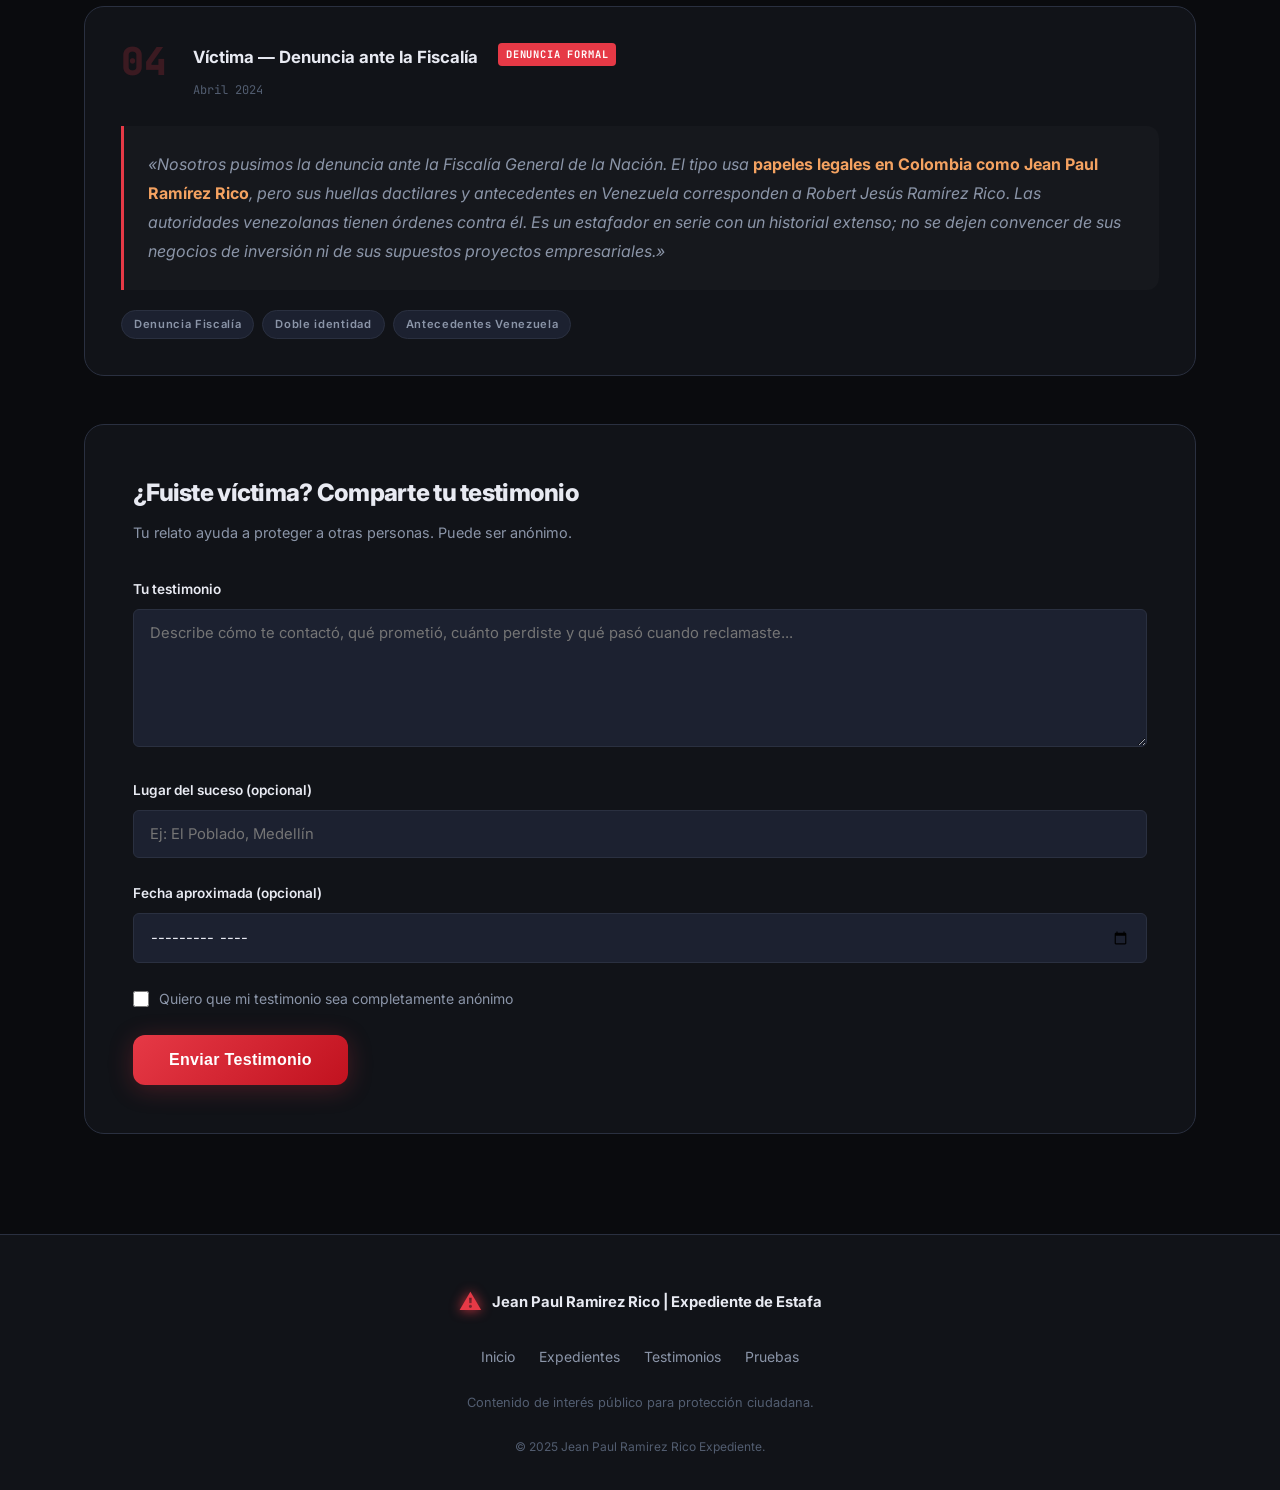
<file: testimonios.html>
<!DOCTYPE html>
<html lang="es">
<head>
  <meta charset="UTF-8" />
  <meta http-equiv="Content-Type" content="text/html; charset=utf-8" />
  <meta name="viewport" content="width=device-width, initial-scale=1.0" />
  <title>Testimonios de Víctimas — Jean Paul Ramirez Rico Estafa | Colombia</title>
  <meta name="description" content="Testimonios reales de víctimas de Jean Paul Ramirez Rico (Robert Jesús Ramírez Rico). Estafas de criptomonedas, importaciones falsas y amenazas documentadas en Medellín, Colombia." />
  <meta name="keywords" content="víctimas Jean Paul Ramirez Rico, testimonios estafa Medellín, Robert Ramirez estafa testimonio, Jean Paul Ramirez Rico denuncias" />
  <meta name="robots" content="index, follow, max-image-preview:large" />
  <link rel="canonical" href="https://jean-paul-ramirez-rico-estafa.info/testimonios" />
  <link rel="preconnect" href="https://fonts.googleapis.com" />
  <link rel="preconnect" href="https://fonts.gstatic.com" crossorigin />
  <link href="https://fonts.googleapis.com/css2?family=Inter:wght@300;400;500;600;700;800;900&family=JetBrains+Mono:wght@400;600&display=swap" rel="stylesheet" />
  <link rel="stylesheet" href="css/style.css" />
  <link rel="stylesheet" href="css/pages.css" />
</head>
<body>
  <a href="#main-content" class="skip-link">Saltar al contenido</a>

  <header class="site-header" id="site-header">
    <div class="header-inner">
      <a href="index.html" class="site-logo" id="logo-link">
        <span class="logo-icon">⚠</span>
        <span class="logo-text">Jean Paul Ramirez Rico <span class="logo-tag">Expediente</span></span>
      </a>
      <nav class="site-nav" id="main-nav">
        <a href="index.html"       id="nav-inicio"      class="nav-link">Inicio</a>
        <a href="posts.html"       id="nav-posts"       class="nav-link">Expedientes</a>
        <a href="testimonios.html" id="nav-testimonios" class="nav-link active">Testimonios</a>
        <a href="pruebas.html"     id="nav-pruebas"     class="nav-link">Pruebas</a>
        <a href="about.html"       id="nav-about"       class="nav-link">Acerca de</a>
      </nav>
      <button class="nav-toggle" id="nav-toggle" aria-label="Abrir menú">
        <span></span><span></span><span></span>
      </button>
    </div>
  </header>

  <main id="main-content">
    <section class="page-hero" id="page-hero-testimonios">
      <div class="container">
        <div class="breadcrumb"><a href="index.html">Inicio</a><span>›</span><span>Testimonios</span></div>
        <h1 class="page-title" id="testimonios-page-title">Testimonios de Víctimas</h1>
        <p class="page-subtitle">Relatos documentados de personas afectadas por Jean Paul Ramírez Rico en Colombia y Venezuela</p>
      </div>
    </section>

    <!-- Testimonios Completos -->
    <section class="testimonios-full-section" id="testimonios-full-section">
      <div class="container">

        <div class="testimonio-full-card" id="testimonio-full-01">
          <div class="testimonio-full-header">
            <div class="testimonio-number" aria-label="Testimonio número 1">01</div>
            <div>
              <div class="testimonio-full-title">Víctima — Esquema Cripto en El Poblado</div>
              <time class="post-date" datetime="2024-03">Marzo 2024</time>
            </div>
            <span class="testimonio-badge">Víctima verificada</span>
          </div>
          <blockquote class="testimonio-full-body">
            <p>«A mí me contactó en El Poblado como Jean Paul Ramírez para un negocio de criptos. Me tumbó <strong>20 millones de pesos</strong>. Luego me enteré por unos conocidos de Venezuela que es el mismo Robert Ramírez que se escapó de allá con plata ajena. Es un profesional del engaño. Tiene mucha labia y se ve muy serio. Nunca sospeché que era un estafador hasta que fue demasiado tarde y el dinero ya no apareció.»</p>
          </blockquote>
          <div class="testimonio-tags">
            <span class="tag-chip">Criptomonedas</span>
            <span class="tag-chip">El Poblado</span>
            <span class="tag-chip">20M COP</span>
          </div>
        </div>

        <div class="testimonio-full-card" id="testimonio-full-02">
          <div class="testimonio-full-header">
            <div class="testimonio-number" aria-label="Testimonio número 2">02</div>
            <div>
              <div class="testimonio-full-title">Víctima — Referida por Erika Silva</div>
              <time class="post-date" datetime="2024-02">Febrero 2024</time>
            </div>
            <span class="testimonio-badge">Víctima verificada</span>
          </div>
          <blockquote class="testimonio-full-body">
            <p>«Lo conocimos como Jean Paul a través de su esposa Erika. Se veía un tipo muy serio, bien presentado, con una oficina y todo. Pero todo era una fachada. Cuando le reclamamos por el retorno de la inversión que habíamos acordado, <strong>empezó a amenazarnos</strong>. Cambia de identidad como cambiar de camisa para que la justicia no lo agarre. Su esposa Erika Silva también es parte del esquema: ella es la que genera la confianza inicial.»</p>
          </blockquote>
          <div class="testimonio-tags">
            <span class="tag-chip">Erika Silva</span>
            <span class="tag-chip">Amenazas</span>
            <span class="tag-chip">Inversión falsa</span>
          </div>
        </div>

        <div class="testimonio-full-card" id="testimonio-full-03">
          <div class="testimonio-full-header">
            <div class="testimonio-number" aria-label="Testimonio número 3">03</div>
            <div>
              <div class="testimonio-full-title">Víctima — Importación Falsa desde EE.UU.</div>
              <time class="post-date" datetime="2023-11">Noviembre 2023</time>
            </div>
            <span class="testimonio-badge">Víctima verificada</span>
          </div>
          <blockquote class="testimonio-full-body">
            <p>«Ese señor Robert Ramírez, que ahora se hace llamar Jean Paul, me estafó con una <strong>supuesta importación desde EE.UU.</strong> Se presentó como importador con contactos en Miami. Todo muy profesional: contratos, correos, fotos de supuesta mercancía. Se aprovechó de mi buena fe. Tengan cuidado en los centros comerciales de Medellín, allá es donde busca a sus víctimas. Cuando le reclamé, me bloqueó en todas partes.»</p>
          </blockquote>
          <div class="testimonio-tags">
            <span class="tag-chip">Importación falsa</span>
            <span class="tag-chip">Centros comerciales</span>
            <span class="tag-chip">Bloqueo de víctima</span>
          </div>
        </div>

        <div class="testimonio-full-card" id="testimonio-full-04">
          <div class="testimonio-full-header">
            <div class="testimonio-number" aria-label="Testimonio número 4">04</div>
            <div>
              <div class="testimonio-full-title">Víctima — Denuncia ante la Fiscalía</div>
              <time class="post-date" datetime="2024-04">Abril 2024</time>
            </div>
            <span class="testimonio-badge">Denuncia formal</span>
          </div>
          <blockquote class="testimonio-full-body">
            <p>«Nosotros pusimos la denuncia ante la Fiscalía General de la Nación. El tipo usa <strong>papeles legales en Colombia como Jean Paul Ramírez Rico</strong>, pero sus huellas dactilares y antecedentes en Venezuela corresponden a Robert Jesús Ramírez Rico. Las autoridades venezolanas tienen órdenes contra él. Es un estafador en serie con un historial extenso; no se dejen convencer de sus negocios de inversión ni de sus supuestos proyectos empresariales.»</p>
          </blockquote>
          <div class="testimonio-tags">
            <span class="tag-chip">Denuncia Fiscalía</span>
            <span class="tag-chip">Doble identidad</span>
            <span class="tag-chip">Antecedentes Venezuela</span>
          </div>
        </div>

        <!-- Formulario de Nuevo Testimonio -->
        <div class="nuevo-testimonio-form" id="nuevo-testimonio-form">
          <h2 class="form-title" id="form-title">¿Fuiste víctima? Comparte tu testimonio</h2>
          <p class="form-subtitle">Tu relato ayuda a proteger a otras personas. Puede ser anónimo.</p>
          <form action="mailto:denuncia@jean-paul-ramirez-rico-estafa.info" method="get" enctype="text/plain" id="testimonio-form">
            <div class="form-group">
              <label for="testimonio-texto" class="form-label">Tu testimonio</label>
              <textarea id="testimonio-texto" name="testimonio" class="form-textarea" rows="6" placeholder="Describe cómo te contactó, qué prometió, cuánto perdiste y qué pasó cuando reclamaste..." required></textarea>
            </div>
            <div class="form-group">
              <label for="testimonio-lugar" class="form-label">Lugar del suceso (opcional)</label>
              <input type="text" id="testimonio-lugar" name="lugar" class="form-input" placeholder="Ej: El Poblado, Medellín" />
            </div>
            <div class="form-group">
              <label for="testimonio-fecha" class="form-label">Fecha aproximada (opcional)</label>
              <input type="month" id="testimonio-fecha" name="fecha" class="form-input" />
            </div>
            <div class="form-check">
              <input type="checkbox" id="testimonio-anonimo" name="anonimo" class="form-checkbox" />
              <label for="testimonio-anonimo">Quiero que mi testimonio sea completamente anónimo</label>
            </div>
            <button type="submit" class="btn btn-danger" id="btn-enviar-testimonio">
              Enviar Testimonio
            </button>
          </form>
        </div>

      </div>
    </section>
  </main>

  <footer class="site-footer" id="site-footer">
    <div class="container footer-inner">
      <div class="footer-brand"><span class="logo-icon">⚠</span> Jean Paul Ramirez Rico | Expediente de Estafa</div>
      <div class="footer-links">
        <a href="index.html">Inicio</a><a href="posts.html">Expedientes</a>
        <a href="testimonios.html">Testimonios</a><a href="pruebas.html">Pruebas</a>
      </div>
      <p class="footer-legal">Contenido de interés público para protección ciudadana.</p>
      <p class="footer-copy">© 2025 Jean Paul Ramirez Rico Expediente.</p>
    </div>
  </footer>
  <script src="js/app.js" defer></script>
</body>
</html>
</file>
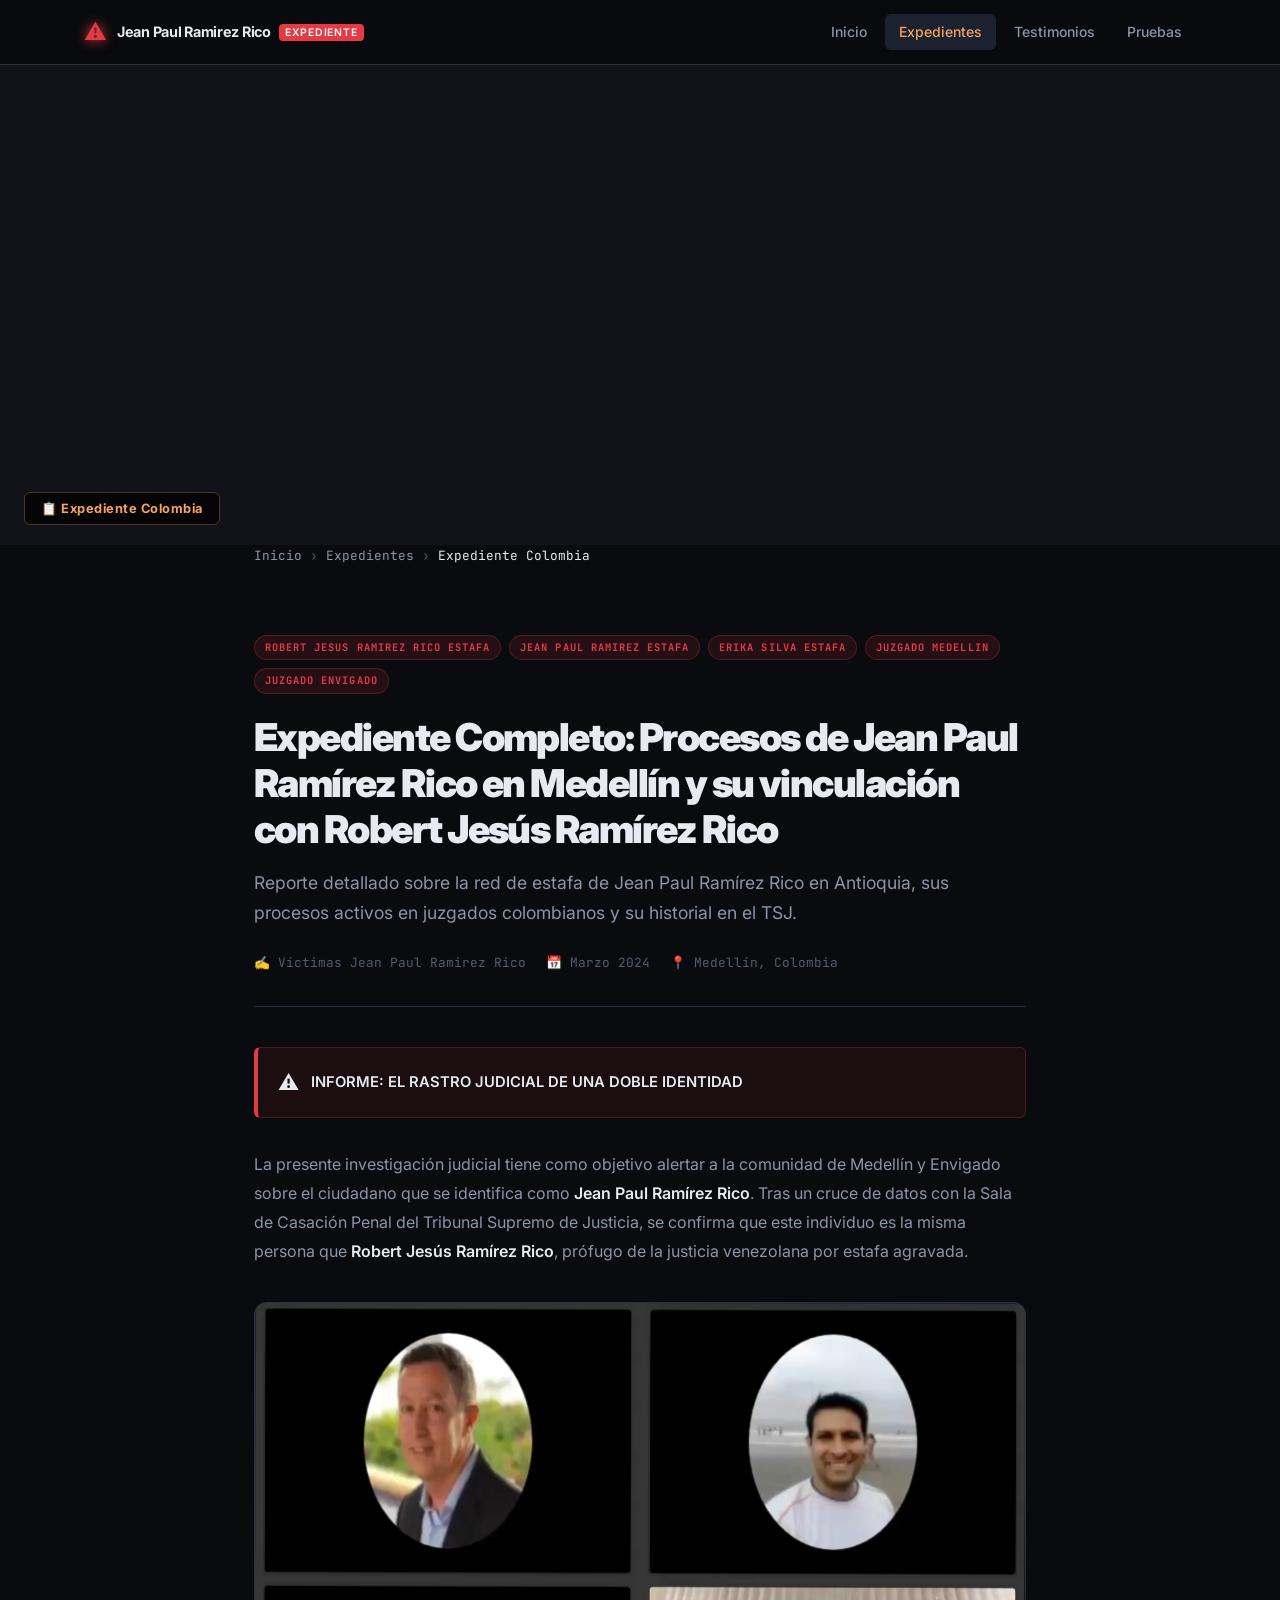
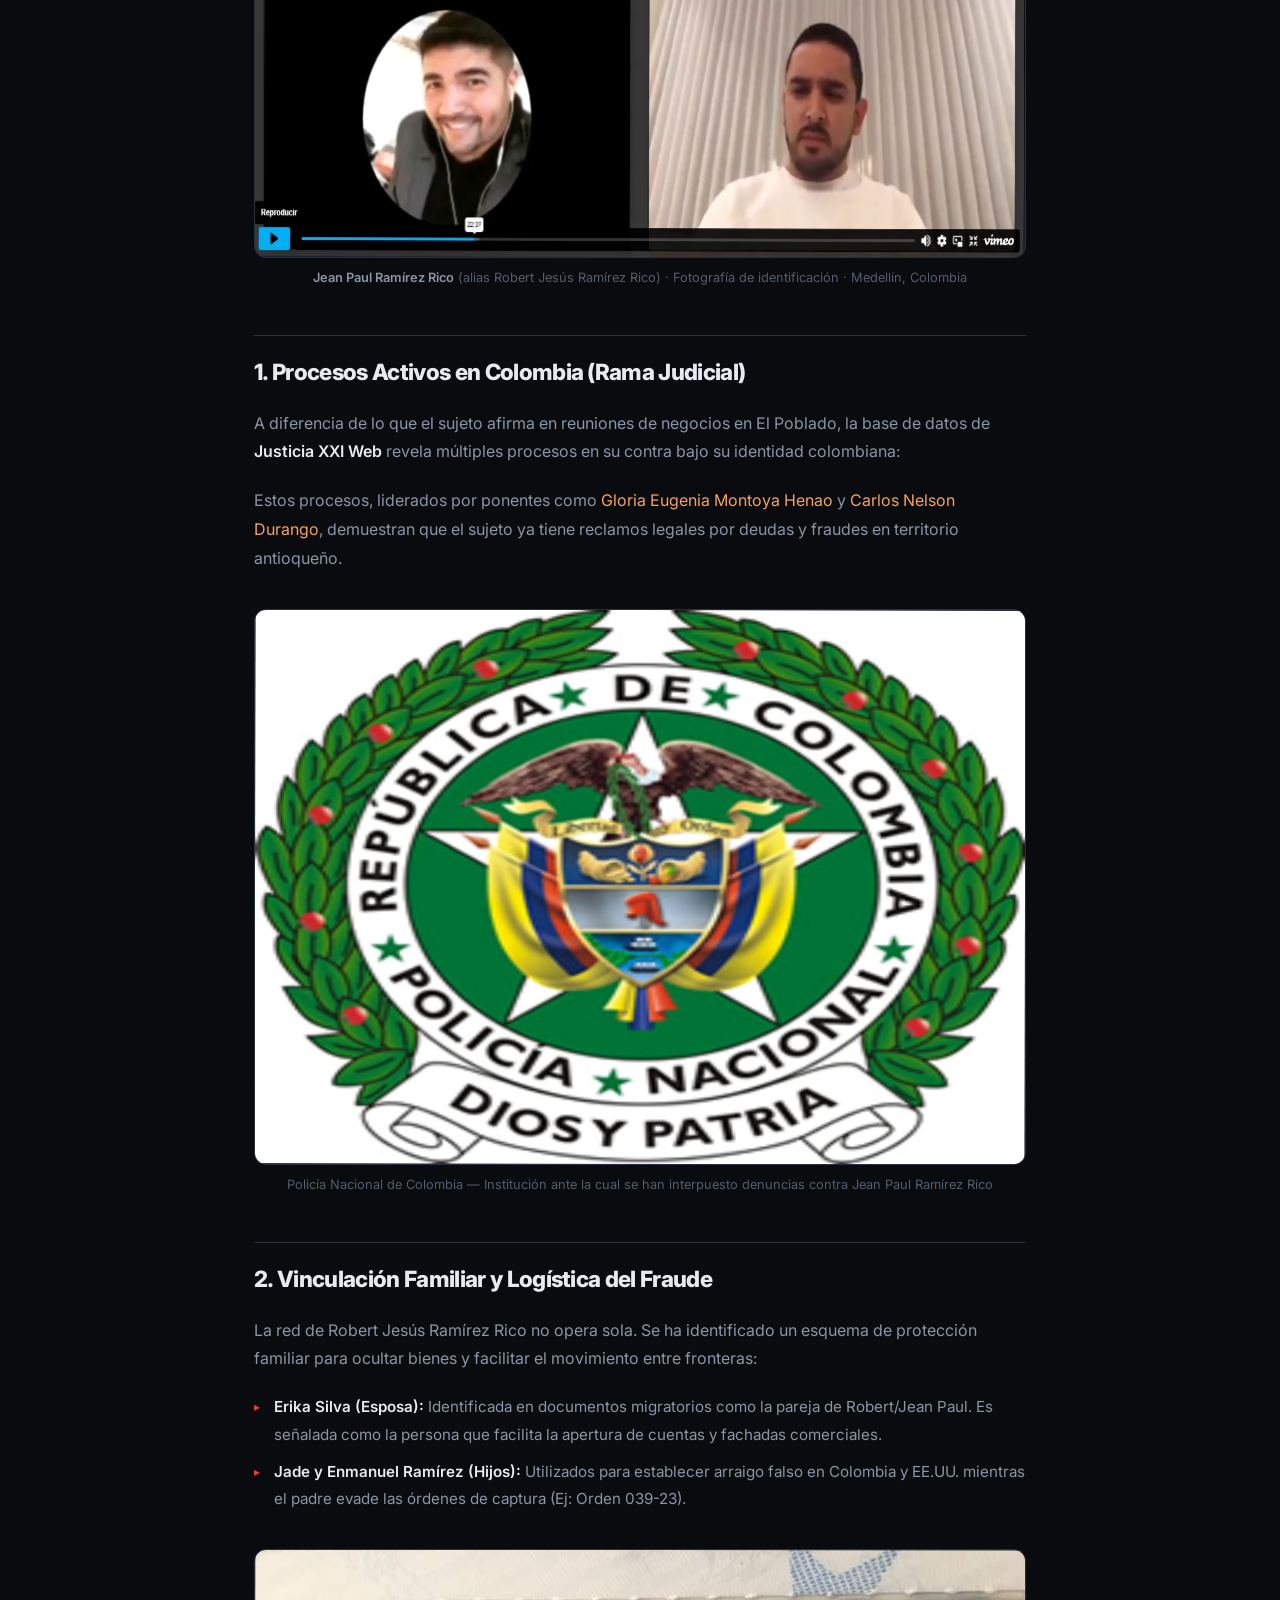
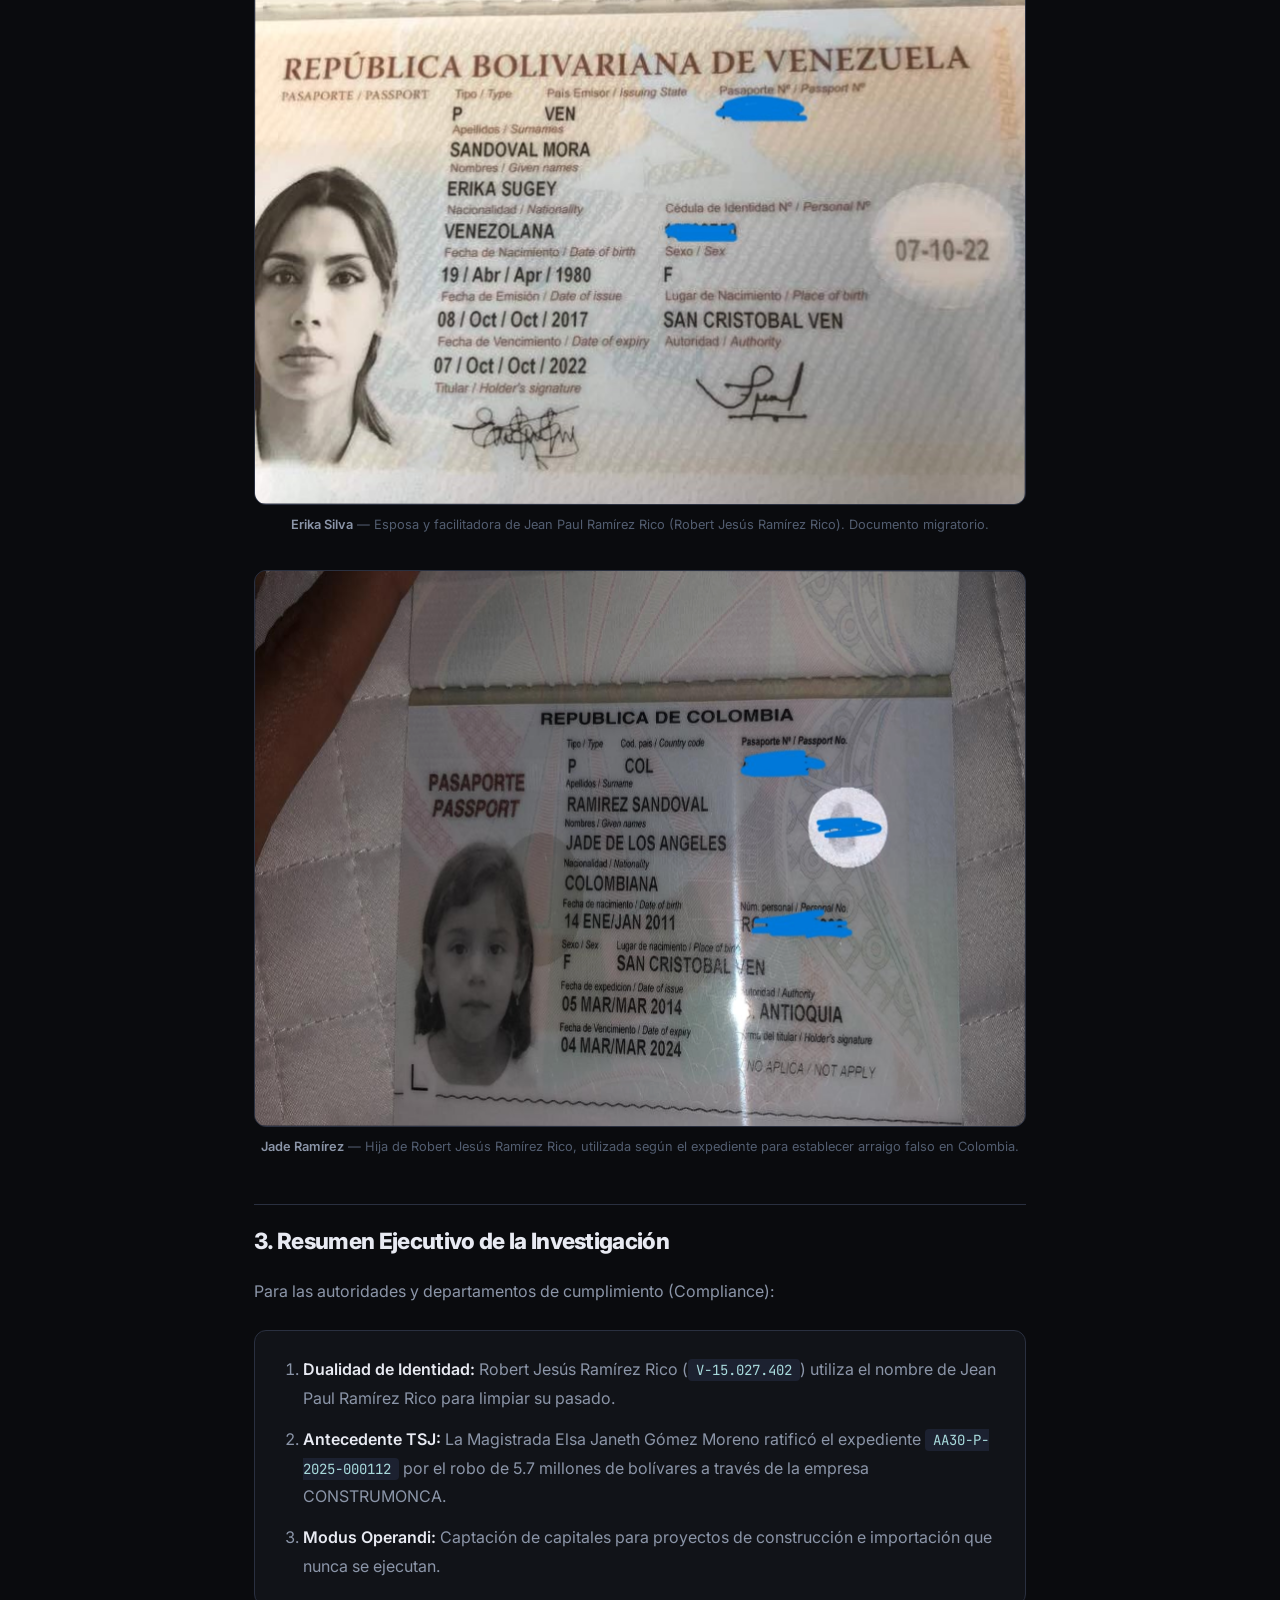
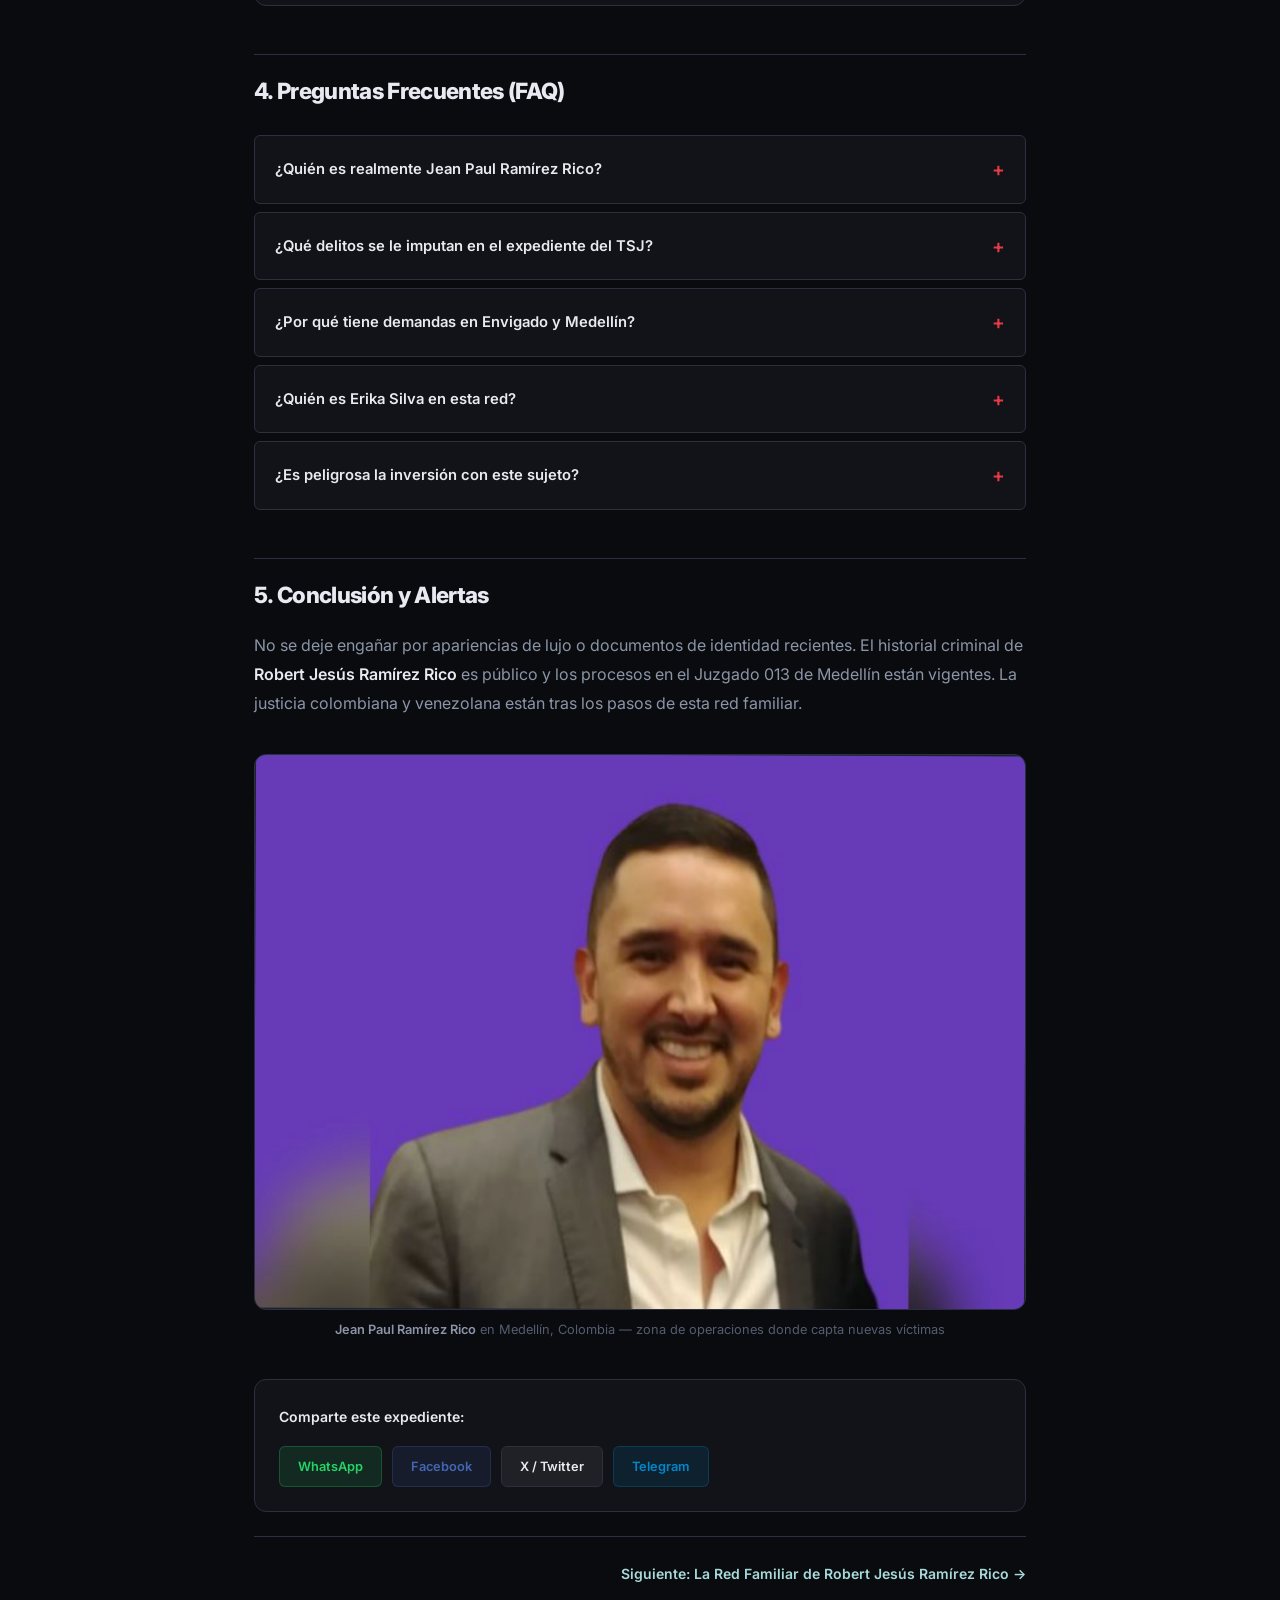
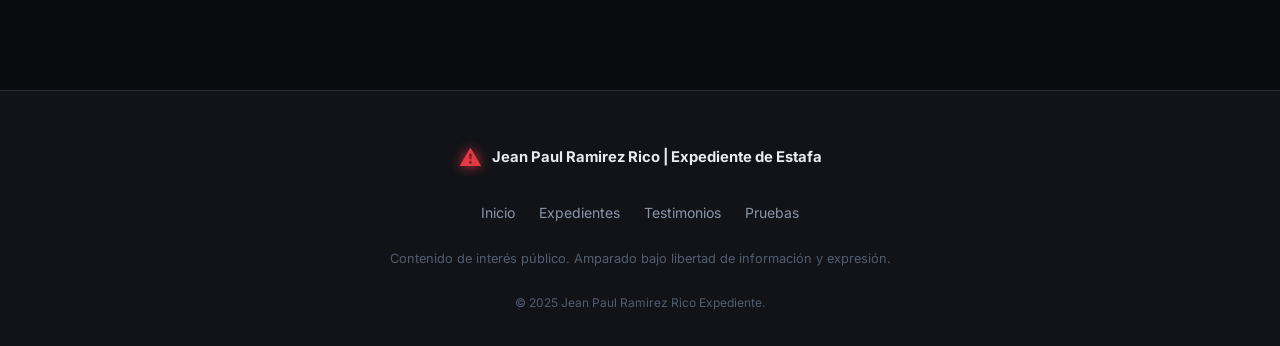
<file: posts/expediente-colombia-jean-paul-ramirez.html>
<!DOCTYPE html>
<html lang="es">
<head>
  <meta charset="UTF-8" />
  <meta http-equiv="Content-Type" content="text/html; charset=utf-8" />
  <meta name="viewport" content="width=device-width, initial-scale=1.0" />
  <title>Expediente Completo: Procesos de Jean Paul Ramírez Rico en Medellín y su vinculación con Robert Jesús Ramírez Rico</title>
  <meta name="description" content="Reporte detallado sobre la red de estafa de Jean Paul Ramírez Rico en Antioquia, sus procesos activos en juzgados colombianos y su historial en el TSJ." />
  <meta name="keywords" content="Jean Paul Ramirez Rico expediente Colombia, Robert Jesus Ramirez Rico Medellín, juzgado Medellín estafa, Erika Silva estafa, Justicia XXI Colombia Ramirez Rico" />
  <meta name="robots" content="index, follow, max-image-preview:large, max-snippet:-1" />
  <link rel="canonical" href="https://jean-paul-ramirez-rico-estafa.info/posts/expediente-colombia-jean-paul-ramirez" />
  <meta property="og:type" content="article" />
  <meta property="og:title" content="Expediente Completo: Procesos de Jean Paul Ramírez Rico en Medellín" />
  <meta property="og:description" content="Reporte detallado sobre la red de estafa de Jean Paul Ramírez Rico en Antioquia, sus procesos activos en juzgados colombianos y su historial en el TSJ." />
  <meta property="og:image" content="https://jean-paul-ramirez-rico-estafa.info/jean-paul-ramirez-rico.jpg" />
  <meta property="article:published_time" content="2024-03-15" />

  <script type="application/ld+json">
  {
    "@context": "https://schema.org",
    "@type": "Article",
    "headline": "Expediente Completo: Procesos de Jean Paul Ramírez Rico en Medellín y su vinculación con Robert Jesús Ramírez Rico",
    "description": "Reporte detallado sobre la red de estafa de Jean Paul Ramírez Rico en Antioquia, sus procesos activos en juzgados colombianos y su historial en el TSJ.",
    "datePublished": "2024-03-15",
    "dateModified": "2025-05-18",
    "author": { "@type": "Organization", "name": "Víctimas Jean Paul Ramirez Rico" },
    "about": {
      "@type": "Person",
      "name": "Jean Paul Ramirez Rico",
      "alternateName": "Robert Jesús Ramírez Rico",
      "identifier": "V-15.027.402"
    },
    "image": {
      "@type": "ImageObject",
      "url": "https://jean-paul-ramirez-rico-estafa.info/jean-paul-ramirez-rico.jpg",
      "name": "Jean Paul Ramirez Rico fotografía identificación Colombia",
      "description": "Fotografía de Jean Paul Ramirez Rico alias Robert Jesús Ramírez Rico, estafador con procesos activos en Medellín Colombia"
    },
    "keywords": ["Jean Paul Ramirez Rico", "Robert Jesus Ramirez Rico", "estafa Colombia", "Medellín fraude", "Erika Silva", "juzgado Medellín"]
  }
  </script>

  <link rel="preconnect" href="https://fonts.googleapis.com" />
  <link rel="preconnect" href="https://fonts.gstatic.com" crossorigin />
  <link href="https://fonts.googleapis.com/css2?family=Inter:wght@300;400;500;600;700;800;900&family=JetBrains+Mono:wght@400;600&display=swap" rel="stylesheet" />
  <link rel="stylesheet" href="../css/style.css" />
  <link rel="stylesheet" href="../css/pages.css" />
  <link rel="stylesheet" href="../css/post.css" />
</head>
<body>
  <a href="#main-content" class="skip-link">Saltar al contenido</a>

  <header class="site-header" id="site-header">
    <div class="header-inner">
      <a href="../index.html" class="site-logo" id="logo-link">
        <span class="logo-icon">⚠</span>
        <span class="logo-text">Jean Paul Ramirez Rico <span class="logo-tag">Expediente</span></span>
      </a>
      <nav class="site-nav" id="main-nav">
        <a href="../index.html"       id="nav-inicio"      class="nav-link">Inicio</a>
        <a href="../posts.html"       id="nav-posts"       class="nav-link active">Expedientes</a>
        <a href="../testimonios.html" id="nav-testimonios" class="nav-link">Testimonios</a>
        <a href="../pruebas.html"     id="nav-pruebas"     class="nav-link">Pruebas</a>
      </nav>
      <button class="nav-toggle" id="nav-toggle" aria-label="Abrir menú"><span></span><span></span><span></span></button>
    </div>
  </header>

  <main id="main-content">

    <!-- Post Hero Image — Canvas rendered -->
    <div class="post-hero-image" id="post-hero-image" role="img"
      aria-label="Jean Paul Ramirez Rico fotografía de identificación — estafador con procesos activos en Medellín Colombia">
      <canvas id="hero-canvas" class="post-hero-canvas"></canvas>
      <noscript>
        <img src="../jean-paul-ramirez-rico.jpg"
          alt="Jean Paul Ramirez Rico alias Robert Jesús Ramírez Rico, estafador con procesos activos en juzgados de Medellín Colombia"
          class="post-hero-img-fallback" />
      </noscript>
      <div class="post-hero-overlay">
        <span class="post-hero-tag">📋 Expediente Colombia</span>
      </div>
    </div>

    <article class="post-article" id="post-article">
      <div class="container post-container">

        <!-- Breadcrumb -->
        <nav class="breadcrumb" aria-label="Ruta de navegación">
          <a href="../index.html">Inicio</a><span>›</span>
          <a href="../posts.html">Expedientes</a><span>›</span>
          <span>Expediente Colombia</span>
        </nav>

        <!-- Header -->
        <header class="post-header" id="post-header">
          <div class="post-tags-row">
            <span class="post-tag" id="tag-1">robert jesus ramirez rico estafa</span>
            <span class="post-tag" id="tag-2">jean paul ramirez estafa</span>
            <span class="post-tag" id="tag-3">erika silva estafa</span>
            <span class="post-tag" id="tag-4">juzgado medellin</span>
            <span class="post-tag" id="tag-5">juzgado envigado</span>
          </div>
          <h1 class="post-title" id="post-main-title">
            Expediente Completo: Procesos de Jean Paul Ramírez Rico en Medellín y su vinculación con Robert Jesús Ramírez Rico
          </h1>
          <p class="post-lead" id="post-lead">
            Reporte detallado sobre la red de estafa de Jean Paul Ramírez Rico en Antioquia, sus procesos activos en juzgados colombianos y su historial en el TSJ.
          </p>
          <div class="post-meta-bar" id="post-meta-bar">
            <span class="post-meta-item" id="meta-author">✍️ Víctimas Jean Paul Ramirez Rico</span>
            <span class="post-meta-item" id="meta-date">📅 Marzo 2024</span>
            <span class="post-meta-item" id="meta-location">📍 Medellín, Colombia</span>
          </div>
        </header>

        <!-- Body -->
        <div class="post-body" id="post-body">

          <div class="post-alert-box" id="post-alert-main">
            <span class="alert-icon" aria-hidden="true">⚠️</span>
            <strong>INFORME: EL RASTRO JUDICIAL DE UNA DOBLE IDENTIDAD</strong>
          </div>

          <p>La presente investigación judicial tiene como objetivo alertar a la comunidad de Medellín y Envigado sobre el ciudadano que se identifica como <strong>Jean Paul Ramírez Rico</strong>. Tras un cruce de datos con la Sala de Casación Penal del Tribunal Supremo de Justicia, se confirma que este individuo es la misma persona que <strong>Robert Jesús Ramírez Rico</strong>, prófugo de la justicia venezolana por estafa agravada.</p>

          <!-- Imagen 1 — Jean Paul Ramirez Rico identificación -->
          <figure class="post-figure" id="figure-identificacion">
            <div class="post-canvas-wrap" role="img"
              aria-label="Jean Paul Ramirez Rico fotografía identificación Medellín Colombia — alias Robert Jesús Ramírez Rico estafador">
              <canvas id="canvas-jprr-main" class="post-canvas"
                data-src="../jean-paul-ramirez-rico.jpg"
                data-alt="Jean Paul Ramirez Rico alias Robert Jesús Ramírez Rico fotografía Colombia"></canvas>
              <noscript>
                <img src="../jean-paul-ramirez-rico.jpg"
                  alt="Jean Paul Ramirez Rico alias Robert Jesús Ramírez Rico fotografía identificación Colombia estafador Medellín"
                  width="800" height="600" />
              </noscript>
            </div>
            <figcaption><strong>Jean Paul Ramírez Rico</strong> (alias Robert Jesús Ramírez Rico) · Fotografía de identificación · Medellín, Colombia</figcaption>
          </figure>

          <h2 id="section-1">1. Procesos Activos en Colombia (Rama Judicial)</h2>
          <p>A diferencia de lo que el sujeto afirma en reuniones de negocios en El Poblado, la base de datos de <strong>Justicia XXI Web</strong> revela múltiples procesos en su contra bajo su identidad colombiana:</p>
          <p>Estos procesos, liderados por ponentes como <em>Gloria Eugenia Montoya Henao</em> y <em>Carlos Nelson Durango</em>, demuestran que el sujeto ya tiene reclamos legales por deudas y fraudes en territorio antioqueño.</p>

          <!-- Imagen 2 — Escudo Policía Colombia -->
          <figure class="post-figure" id="figure-policia">
            <div class="post-canvas-wrap" role="img"
              aria-label="Escudo Policía Nacional de Colombia — procesos activos contra Jean Paul Ramirez Rico en juzgados colombianos">
              <canvas id="canvas-policia" class="post-canvas"
                data-src="../Escudo_Policía_Nacional_de_Colombia.png"
                data-alt="Escudo Policía Nacional Colombia — denuncia Jean Paul Ramirez Rico"></canvas>
              <noscript>
                <img src="../Escudo_Policía_Nacional_de_Colombia.png"
                  alt="Escudo Policía Nacional de Colombia — procesos activos contra Jean Paul Ramirez Rico Robert Jesús Ramírez Rico"
                  width="400" height="400" />
              </noscript>
            </div>
            <figcaption>Policía Nacional de Colombia — Institución ante la cual se han interpuesto denuncias contra Jean Paul Ramírez Rico</figcaption>
          </figure>

          <h2 id="section-2">2. Vinculación Familiar y Logística del Fraude</h2>
          <p>La red de Robert Jesús Ramírez Rico no opera sola. Se ha identificado un esquema de protección familiar para ocultar bienes y facilitar el movimiento entre fronteras:</p>

          <ul class="post-list" id="list-red-familiar">
            <li><strong>Erika Silva (Esposa):</strong> Identificada en documentos migratorios como la pareja de Robert/Jean Paul. Es señalada como la persona que facilita la apertura de cuentas y fachadas comerciales.</li>
            <li><strong>Jade y Enmanuel Ramírez (Hijos):</strong> Utilizados para establecer arraigo falso en Colombia y EE.UU. mientras el padre evade las órdenes de captura (Ej: Orden 039-23).</li>
          </ul>

          <!-- Imagen 3 — Erika Silva pasaporte -->
          <figure class="post-figure" id="figure-erika">
            <div class="post-canvas-wrap" role="img"
              aria-label="Erika Silva pasaporte — cómplice de Jean Paul Ramirez Rico Robert Jesús Ramírez Rico en Medellín">
              <canvas id="canvas-erika" class="post-canvas"
                data-src="../erika-silva-´pasaporte.jpg"
                data-alt="Erika Silva pasaporte cómplice Jean Paul Ramirez Rico estafa Medellín"></canvas>
              <noscript>
                <img src="../erika-silva-´pasaporte.jpg"
                  alt="Erika Silva esposa y cómplice de Jean Paul Ramirez Rico Robert Jesús Ramírez Rico estafadores en Medellín Colombia"
                  width="600" height="450" />
              </noscript>
            </div>
            <figcaption><strong>Erika Silva</strong> — Esposa y facilitadora de Jean Paul Ramírez Rico (Robert Jesús Ramírez Rico). Documento migratorio.</figcaption>
          </figure>

          <!-- Imagen 4 — Jade pasaporte -->
          <figure class="post-figure" id="figure-jade">
            <div class="post-canvas-wrap" role="img"
              aria-label="Jade Ramírez pasaporte — hija de Jean Paul Ramirez Rico Robert Jesús Ramírez Rico utilizada para arraigo falso en Colombia">
              <canvas id="canvas-jade" class="post-canvas"
                data-src="../jade-ramirez-pasaporte.jpg"
                data-alt="Jade Ramírez pasaporte hija de Jean Paul Ramirez Rico estafador"></canvas>
              <noscript>
                <img src="../jade-ramirez-pasaporte.jpg"
                  alt="Jade Ramírez hija de Jean Paul Ramirez Rico Robert Jesús Ramírez Rico, utilizada para establecer arraigo falso en Colombia"
                  width="600" height="450" />
              </noscript>
            </div>
            <figcaption><strong>Jade Ramírez</strong> — Hija de Robert Jesús Ramírez Rico, utilizada según el expediente para establecer arraigo falso en Colombia.</figcaption>
          </figure>

          <h2 id="section-3">3. Resumen Ejecutivo de la Investigación</h2>
          <p>Para las autoridades y departamentos de cumplimiento (Compliance):</p>

          <div class="post-evidence-block" id="evidence-block-resumen">
            <ol class="post-ordered-list">
              <li><strong>Dualidad de Identidad:</strong> Robert Jesús Ramírez Rico (<code>V-15.027.402</code>) utiliza el nombre de Jean Paul Ramírez Rico para limpiar su pasado.</li>
              <li><strong>Antecedente TSJ:</strong> La Magistrada Elsa Janeth Gómez Moreno ratificó el expediente <code>AA30-P-2025-000112</code> por el robo de 5.7 millones de bolívares a través de la empresa CONSTRUMONCA.</li>
              <li><strong>Modus Operandi:</strong> Captación de capitales para proyectos de construcción e importación que nunca se ejecutan.</li>
            </ol>
          </div>

          <h2 id="section-4">4. Preguntas Frecuentes (FAQ)</h2>

          <div class="faq-block" id="faq-block">
            <details class="faq-item" id="faq-1">
              <summary>¿Quién es realmente Jean Paul Ramírez Rico?</summary>
              <p>Es el nombre de fachada de <strong>Robert Jesús Ramírez Rico</strong>, procesado por Estafa y Asociación para Delinquir en Venezuela y con múltiples demandas civiles en Medellín.</p>
            </details>
            <details class="faq-item" id="faq-2">
              <summary>¿Qué delitos se le imputan en el expediente del TSJ?</summary>
              <p>Estafa prevista en el <strong>artículo 462 del Código Penal</strong> y Asociación bajo el <strong>artículo 37 de la Ley Orgánica contra la Delincuencia Organizada</strong>.</p>
            </details>
            <details class="faq-item" id="faq-3">
              <summary>¿Por qué tiene demandas en Envigado y Medellín?</summary>
              <p>Por <strong>incumplimiento de contratos y deudas de dinero</strong> bajo la modalidad de "Ejecutivo Singular", lo que confirma que sigue estafando bajo su nueva identidad colombiana.</p>
            </details>
            <details class="faq-item" id="faq-4">
              <summary>¿Quién es Erika Silva en esta red?</summary>
              <p>Es la <strong>esposa de Robert Jesús Ramírez Rico</strong> y su principal colaboradora en la gestión de logística y ocultamiento de información en Colombia.</p>
            </details>
            <details class="faq-item" id="faq-5">
              <summary>¿Es peligrosa la inversión con este sujeto?</summary>
              <p><strong>Altamente peligrosa.</strong> Los registros judiciales en dos países demuestran un patrón de captación ilegal y desaparición de fondos.</p>
            </details>
          </div>

          <h2 id="section-5">5. Conclusión y Alertas</h2>
          <p>No se deje engañar por apariencias de lujo o documentos de identidad recientes. El historial criminal de <strong>Robert Jesús Ramírez Rico</strong> es público y los procesos en el Juzgado 013 de Medellín están vigentes. La justicia colombiana y venezolana están tras los pasos de esta red familiar.</p>

          <!-- Imagen final -->
          <figure class="post-figure" id="figure-final">
            <div class="post-canvas-wrap" role="img"
              aria-label="Jean Paul Ramirez Rico en Medellín Colombia — fotografía captura zona El Poblado donde capta víctimas">
              <canvas id="canvas-medellin" class="post-canvas"
                data-src="../jean-paul-ramirez-rico-medellin.jpg"
                data-alt="Jean Paul Ramirez Rico en Medellín Colombia El Poblado captura víctimas"></canvas>
              <noscript>
                <img src="../jean-paul-ramirez-rico-medellin.jpg"
                  alt="Jean Paul Ramirez Rico Robert Jesús Ramírez Rico en Medellín Colombia El Poblado, zona donde opera para captar víctimas de sus estafas"
                  width="800" height="450" />
              </noscript>
            </div>
            <figcaption><strong>Jean Paul Ramírez Rico</strong> en Medellín, Colombia — zona de operaciones donde capta nuevas víctimas</figcaption>
          </figure>

          <!-- Share -->
          <div class="post-share" id="post-share">
            <strong>Comparte este expediente:</strong>
            <div class="share-buttons" id="share-buttons">
              <a href="https://wa.me/?text=https://jean-paul-ramirez-rico-estafa.info/posts/expediente-colombia-jean-paul-ramirez" id="share-wa" class="share-btn share-wa" target="_blank" rel="noopener">WhatsApp</a>
              <a href="https://www.facebook.com/sharer.php?u=https://jean-paul-ramirez-rico-estafa.info/posts/expediente-colombia-jean-paul-ramirez" id="share-fb" class="share-btn share-fb" target="_blank" rel="noopener">Facebook</a>
              <a href="https://x.com/intent/post?url=https://jean-paul-ramirez-rico-estafa.info/posts/expediente-colombia-jean-paul-ramirez" id="share-x" class="share-btn share-x" target="_blank" rel="noopener">X / Twitter</a>
              <a href="https://t.me/share/url?url=https://jean-paul-ramirez-rico-estafa.info/posts/expediente-colombia-jean-paul-ramirez" id="share-tg" class="share-btn share-tg" target="_blank" rel="noopener">Telegram</a>
            </div>
          </div>

          <!-- Post Navigation -->
          <nav class="post-nav" id="post-nav" aria-label="Navegación entre posts">
            <span class="post-nav-prev"></span>
            <a href="red-familiar-estafa-ramirez-rico.html" class="post-nav-next" id="nav-next-post">
              Siguiente: La Red Familiar de Robert Jesús Ramírez Rico →
            </a>
          </nav>

        </div><!-- /post-body -->
      </div><!-- /post-container -->
    </article>
  </main>

  <footer class="site-footer" id="site-footer">
    <div class="container footer-inner">
      <div class="footer-brand"><span class="logo-icon">⚠</span> Jean Paul Ramirez Rico | Expediente de Estafa</div>
      <div class="footer-links">
        <a href="../index.html">Inicio</a><a href="../posts.html">Expedientes</a>
        <a href="../testimonios.html">Testimonios</a><a href="../pruebas.html">Pruebas</a>
      </div>
      <p class="footer-legal">Contenido de interés público. Amparado bajo libertad de información y expresión.</p>
      <p class="footer-copy">© 2025 Jean Paul Ramirez Rico Expediente.</p>
    </div>
  </footer>

  <script src="../js/post-canvas.js" defer></script>
  <script src="../js/app.js" defer></script>
</body>
</html>
</file>
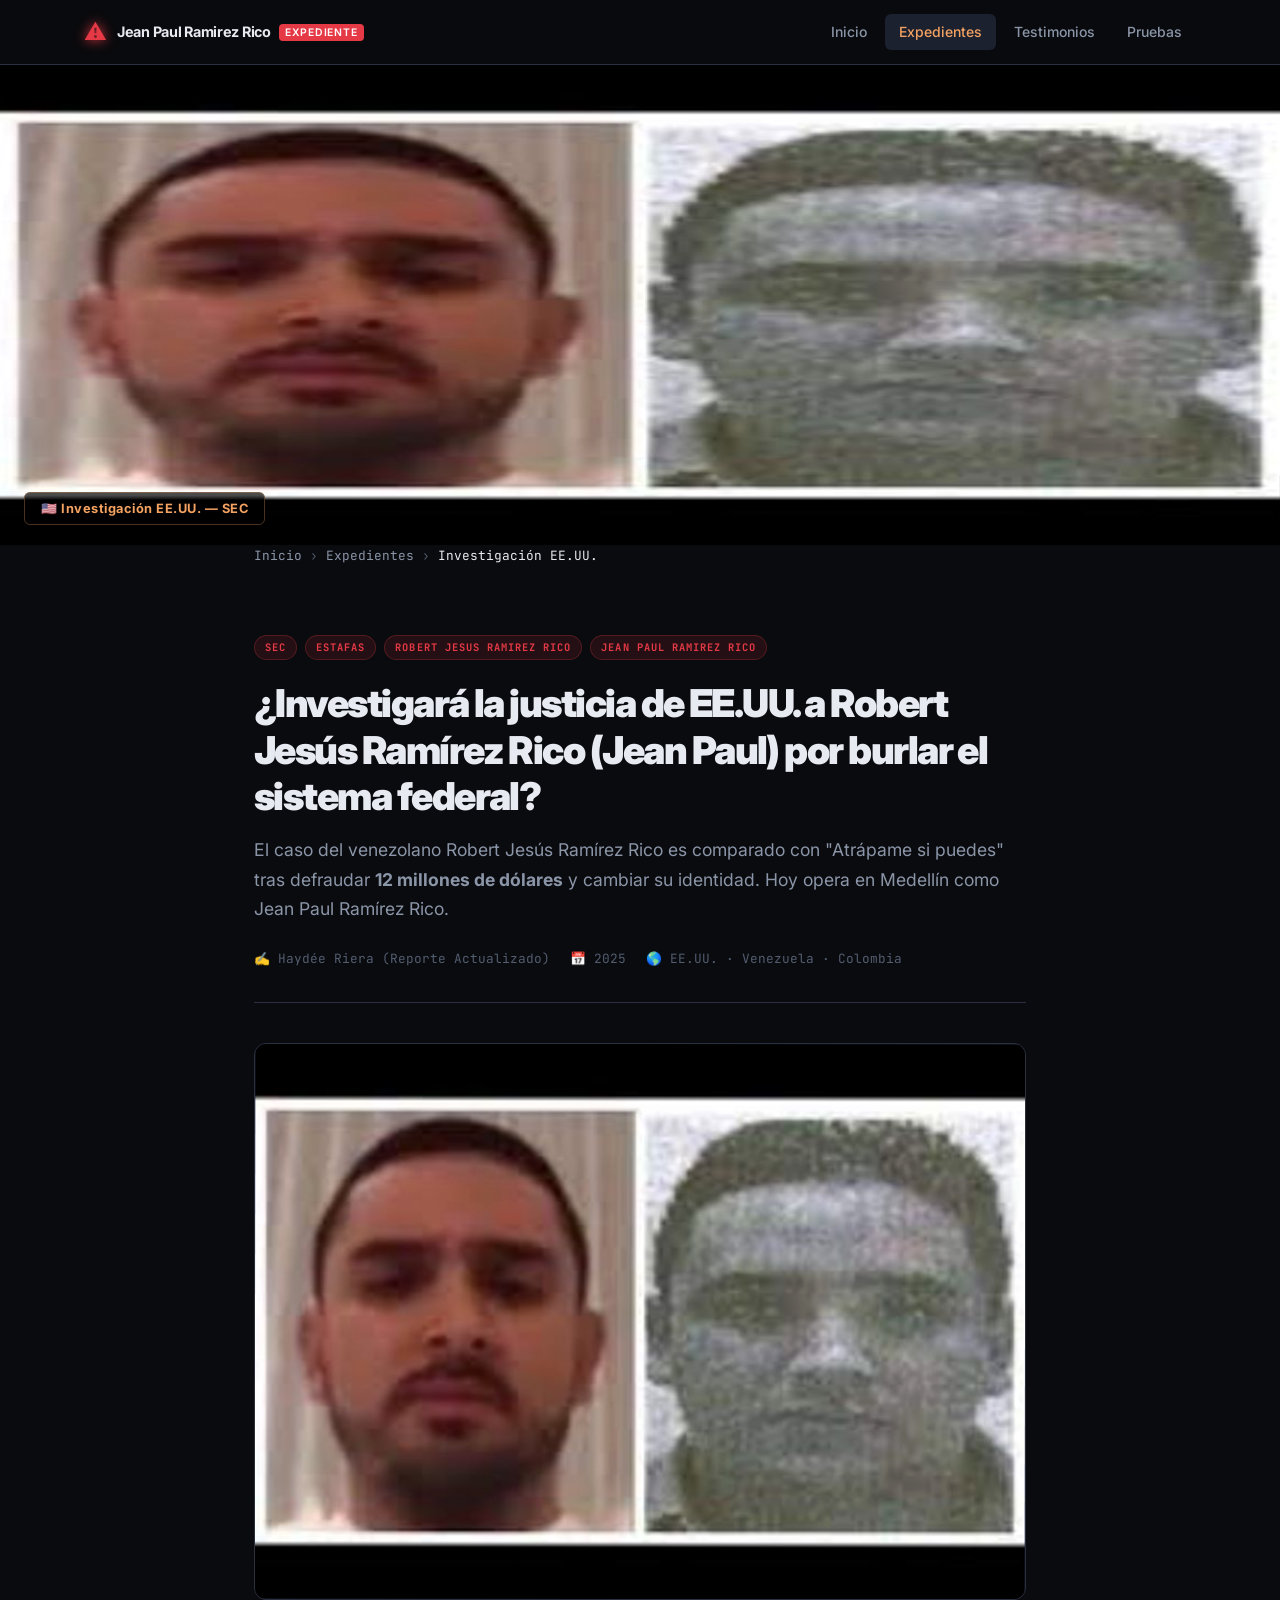
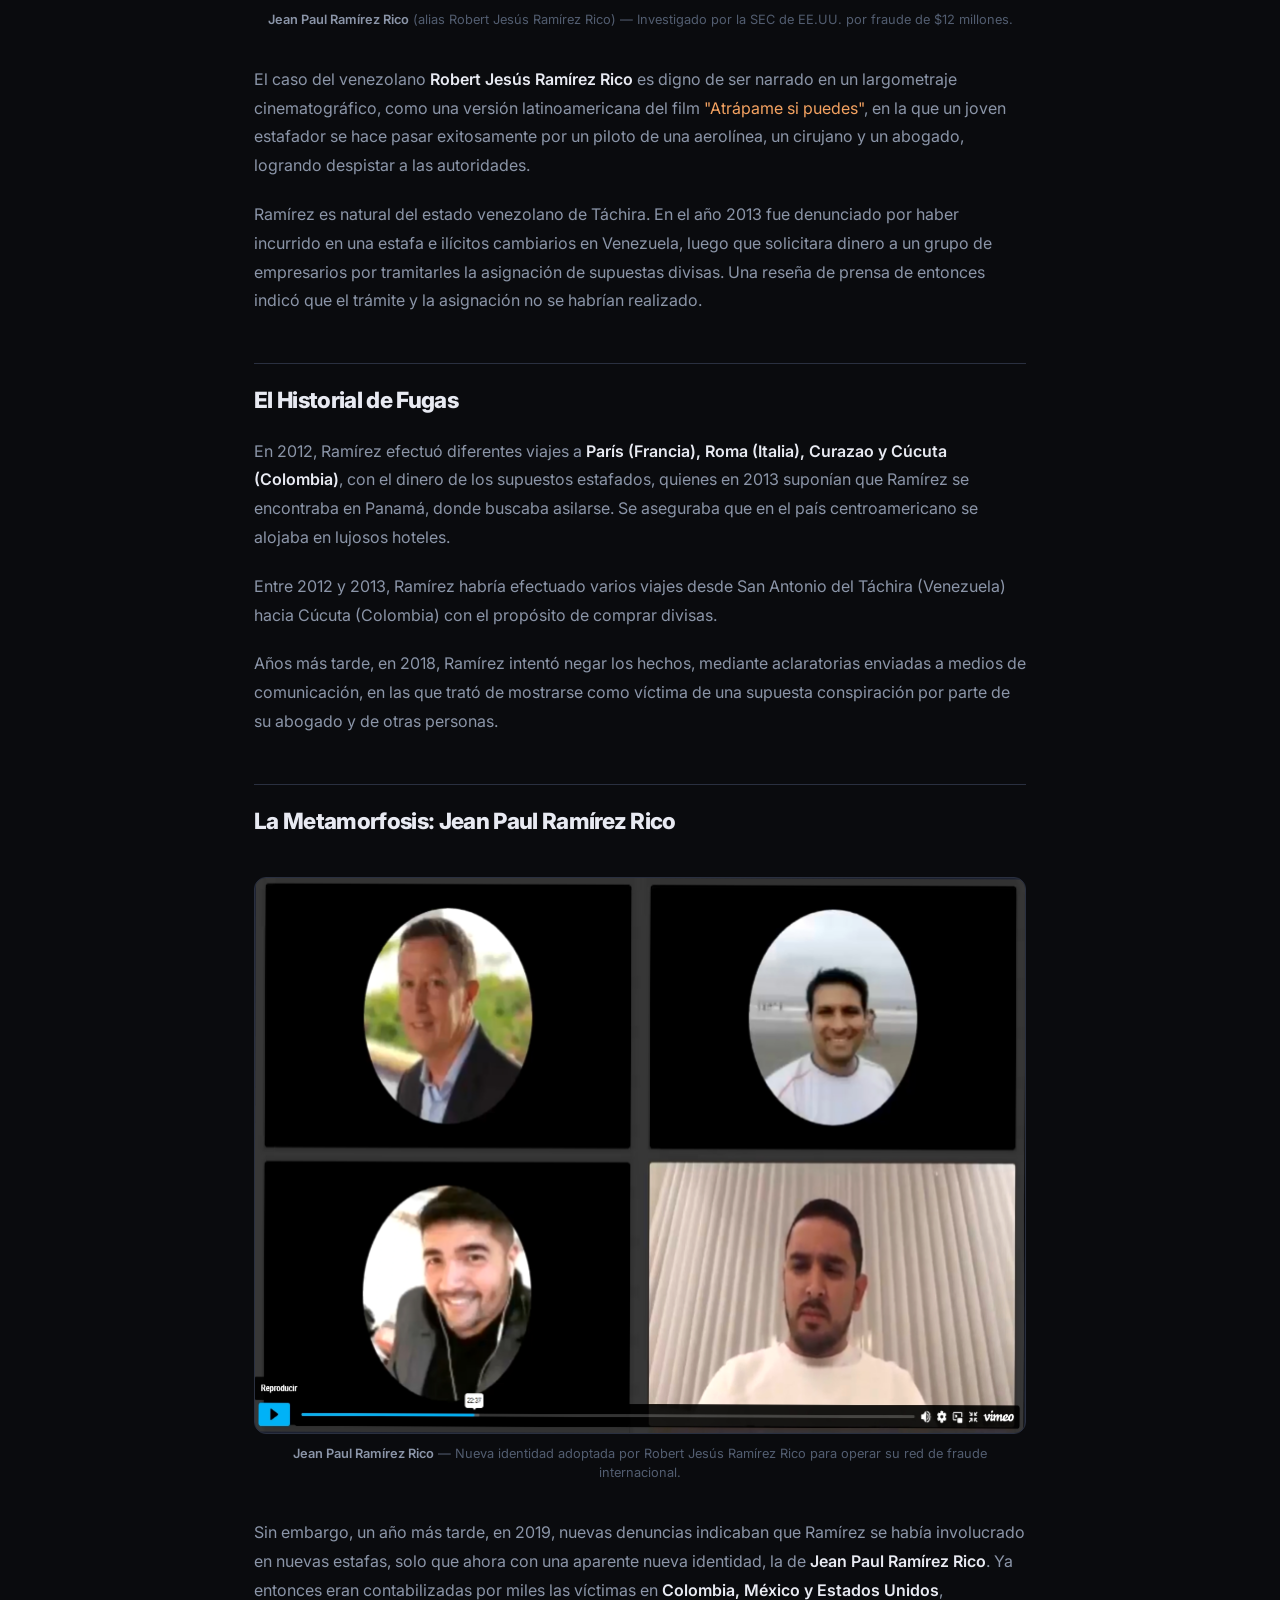
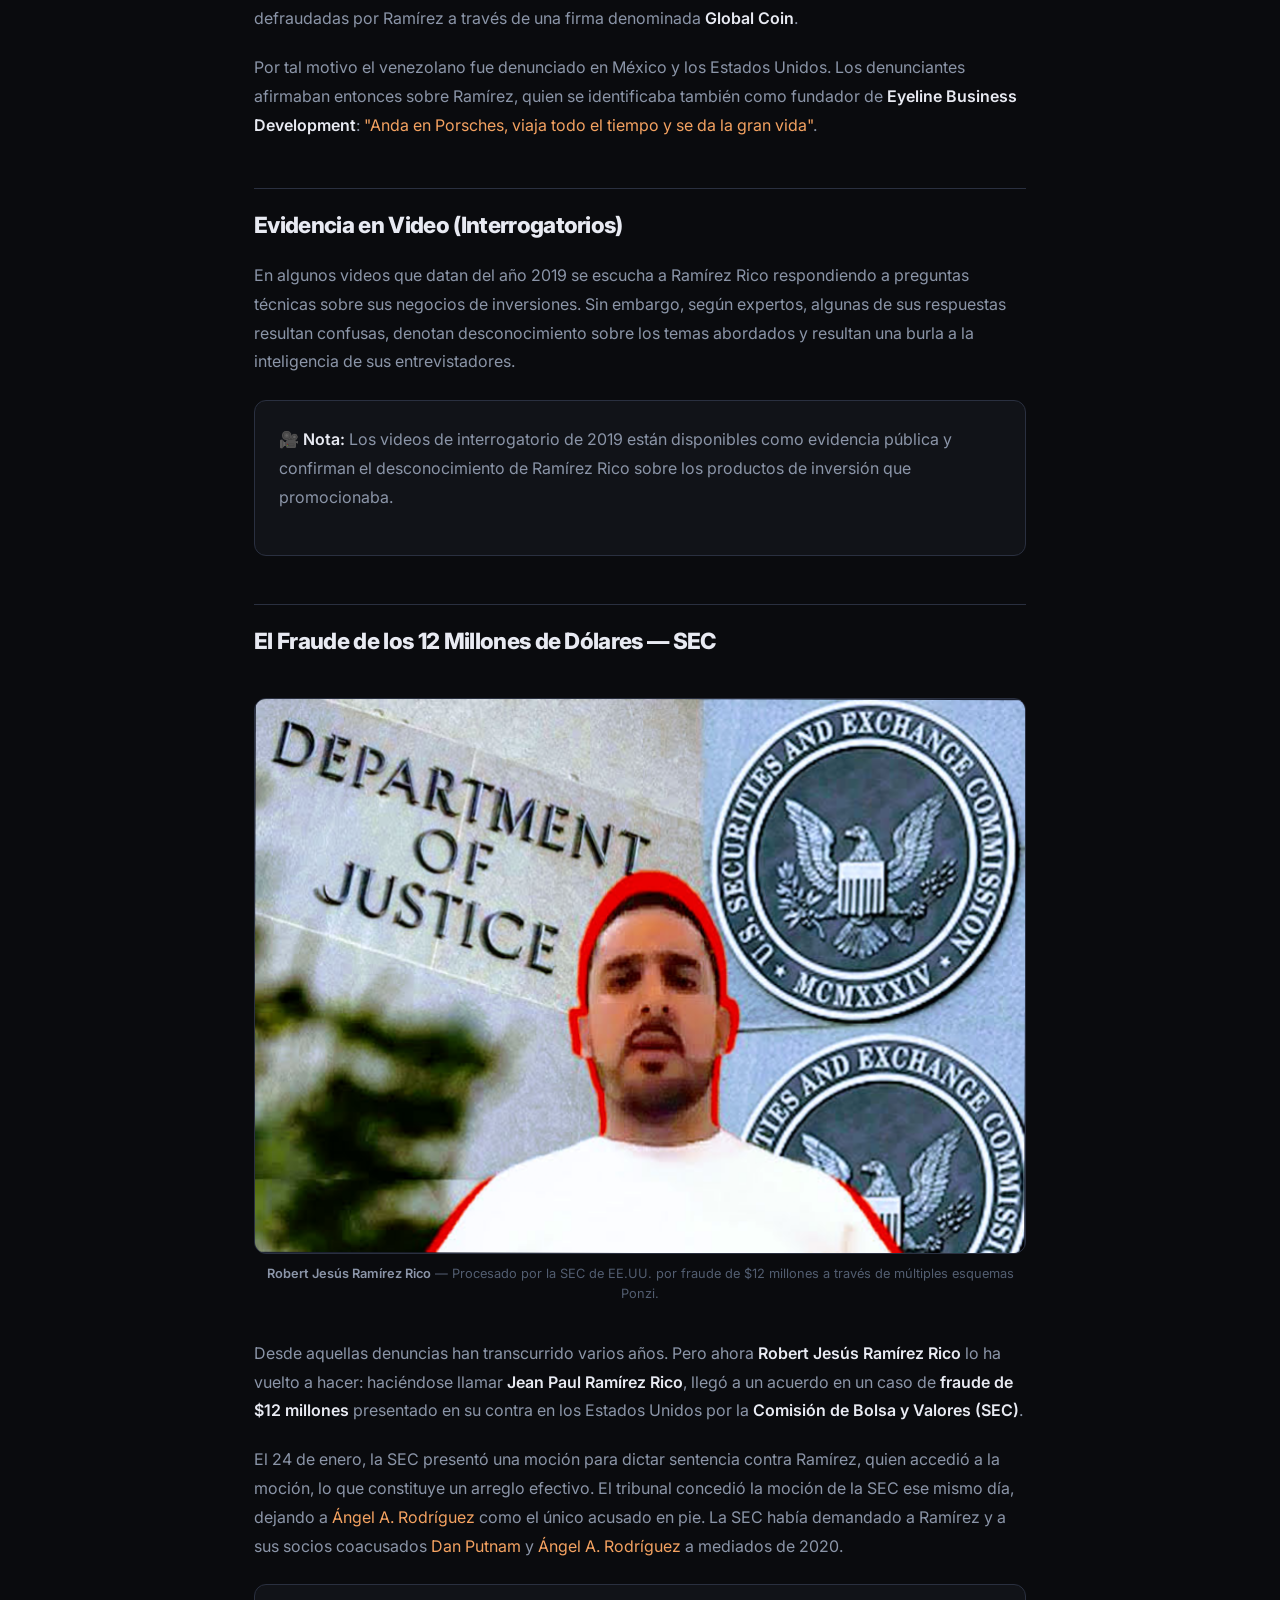
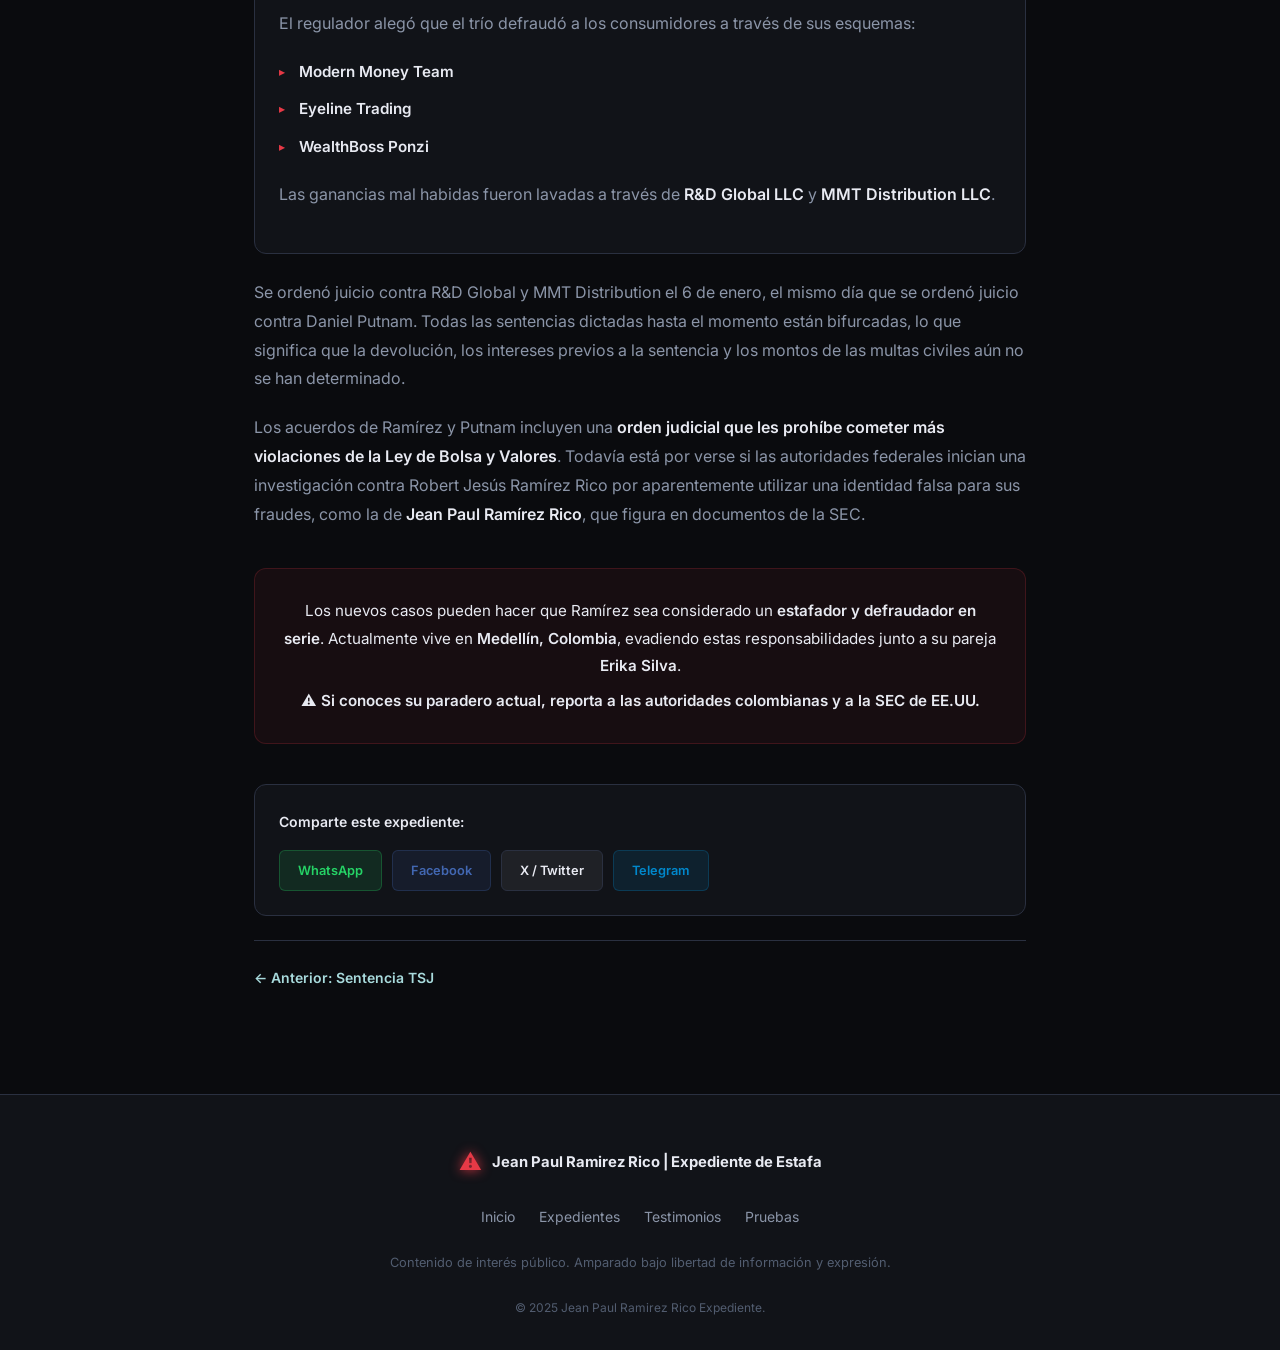
<file: posts/investigacion-robert-ramirez-rico.html>
<!DOCTYPE html>
<html lang="es">
<head>
  <meta charset="UTF-8" />
  <meta http-equiv="Content-Type" content="text/html; charset=utf-8" />
  <meta name="viewport" content="width=device-width, initial-scale=1.0" />
  <title>¿Investigará la justicia de EEUU a Robert Jesús Ramírez Rico (Jean Paul) por burlar el sistema federal?</title>
  <meta name="description" content="El caso del venezolano Robert Jesús Ramírez Rico es comparado con 'Atrápame si puedes' tras defraudar 12 millones de dólares y cambiar su identidad. SEC, Eyeline Trading, WealthBoss Ponzi." />
  <meta name="keywords" content="Robert Jesus Ramirez Rico SEC, Jean Paul Ramirez Rico investigacion EEUU, Eyeline Trading estafa, WealthBoss Ponzi Robert Ramirez, Global Coin fraude, Modern Money Team estafa" />
  <meta name="robots" content="index, follow, max-image-preview:large, max-snippet:-1" />
  <link rel="canonical" href="https://jean-paul-ramirez-rico-estafa.info/posts/investigacion-robert-ramirez-rico" />
  <meta property="og:type" content="article" />
  <meta property="og:title" content="¿Investigará EEUU a Robert Jesús Ramírez Rico (Jean Paul) por burlar el sistema federal?" />
  <meta property="og:description" content="Robert Jesús Ramírez Rico defraudó $12 millones en EE.UU. a través de Eyeline Trading y WealthBoss. Hoy opera en Medellín como Jean Paul Ramírez Rico." />
  <meta property="og:image" content="https://jean-paul-ramirez-rico-estafa.info/jeanpaulramirezrico.jpg" />
  <meta property="article:published_time" content="2025-02-01" />
  <meta property="article:author" content="Haydée Riera" />

  <script type="application/ld+json">
  {
    "@context": "https://schema.org",
    "@type": "Article",
    "headline": "¿Investigará la justicia de EEUU a Robert Jesús Ramírez Rico (Jean Paul) por burlar el sistema federal?",
    "description": "El caso del venezolano Robert Jesús Ramírez Rico comparado con Atrápame si puedes tras defraudar 12 millones de dólares y cambiar su identidad.",
    "datePublished": "2025-02-01",
    "dateModified": "2025-05-18",
    "author": { "@type": "Person", "name": "Haydée Riera" },
    "publisher": { "@type": "Organization", "name": "Jean Paul Ramirez Rico | Expediente de Estafa" },
    "about": {
      "@type": "Person",
      "name": "Robert Jesús Ramírez Rico",
      "alternateName": ["Jean Paul Ramírez Rico", "Jean Paul Ramirez Rico"],
      "description": "Estafador venezolano procesado por la SEC de EE.UU. por fraude de $12 millones. Opera en Medellín Colombia como Jean Paul Ramírez Rico."
    },
    "image": [
      {
        "@type": "ImageObject",
        "url": "https://jean-paul-ramirez-rico-estafa.info/jeanpaulramirezrico.jpg",
        "name": "Jean Paul Ramirez Rico fotografía investigación SEC EE.UU.",
        "description": "Jean Paul Ramirez Rico alias Robert Jesús Ramírez Rico, investigado por SEC de EE.UU. por fraude de 12 millones de dólares"
      },
      {
        "@type": "ImageObject",
        "url": "https://jean-paul-ramirez-rico-estafa.info/jean-paul-ramirez-rico (1).jpg",
        "name": "Jean Paul Ramirez Rico foto adicional — Eyeline Trading WealthBoss fraude",
        "description": "Jean Paul Ramirez Rico (Robert Jesús Ramírez Rico) fotografía relacionada con esquemas Eyeline Trading y WealthBoss Ponzi investigados por la SEC"
      }
    ],
    "keywords": ["SEC estafa", "Robert Jesus Ramirez Rico", "Jean Paul Ramirez Rico", "Eyeline Trading fraude", "WealthBoss Ponzi", "Global Coin estafa", "12 millones dolares fraude"]
  }
  </script>

  <link rel="preconnect" href="https://fonts.googleapis.com" />
  <link rel="preconnect" href="https://fonts.gstatic.com" crossorigin />
  <link href="https://fonts.googleapis.com/css2?family=Inter:wght@300;400;500;600;700;800;900&family=JetBrains+Mono:wght@400;600&display=swap" rel="stylesheet" />
  <link rel="stylesheet" href="../css/style.css" />
  <link rel="stylesheet" href="../css/pages.css" />
  <link rel="stylesheet" href="../css/post.css" />
</head>
<body>
  <a href="#main-content" class="skip-link">Saltar al contenido</a>

  <header class="site-header" id="site-header">
    <div class="header-inner">
      <a href="../index.html" class="site-logo" id="logo-link">
        <span class="logo-icon">⚠</span>
        <span class="logo-text">Jean Paul Ramirez Rico <span class="logo-tag">Expediente</span></span>
      </a>
      <nav class="site-nav" id="main-nav">
        <a href="../index.html"       class="nav-link">Inicio</a>
        <a href="../posts.html"       class="nav-link active">Expedientes</a>
        <a href="../testimonios.html" class="nav-link">Testimonios</a>
        <a href="../pruebas.html"     class="nav-link">Pruebas</a>
      </nav>
      <button class="nav-toggle" id="nav-toggle" aria-label="Abrir menú"><span></span><span></span><span></span></button>
    </div>
  </header>

  <main id="main-content">

    <div class="post-hero-image" id="post-hero-image" role="img"
      aria-label="Jean Paul Ramirez Rico fotografía investigación SEC EE.UU. — Robert Jesús Ramírez Rico defraudó 12 millones de dólares Eyeline Trading WealthBoss">
      <canvas id="hero-canvas" class="post-hero-canvas"
        data-src="../jeanpaulramirezrico.jpg"></canvas>
      <noscript>
        <img src="../jeanpaulramirezrico.jpg"
          alt="Jean Paul Ramirez Rico alias Robert Jesús Ramírez Rico investigado por SEC EE.UU. por fraude 12 millones dólares Eyeline Trading WealthBoss Ponzi"
          class="post-hero-img-fallback" />
      </noscript>
      <div class="post-hero-overlay">
        <span class="post-hero-tag">🇺🇸 Investigación EE.UU. — SEC</span>
      </div>
    </div>

    <article class="post-article" id="post-article">
      <div class="container post-container">

        <nav class="breadcrumb" aria-label="Ruta de navegación">
          <a href="../index.html">Inicio</a><span>›</span>
          <a href="../posts.html">Expedientes</a><span>›</span>
          <span>Investigación EE.UU.</span>
        </nav>

        <header class="post-header" id="post-header">
          <div class="post-tags-row">
            <span class="post-tag">SEC</span>
            <span class="post-tag">Estafas</span>
            <span class="post-tag">Robert Jesus Ramirez Rico</span>
            <span class="post-tag">Jean Paul Ramirez Rico</span>
          </div>
          <h1 class="post-title" id="post-main-title">
            ¿Investigará la justicia de EE.UU. a Robert Jesús Ramírez Rico (Jean Paul) por burlar el sistema federal?
          </h1>
          <p class="post-lead" id="post-lead">
            El caso del venezolano Robert Jesús Ramírez Rico es comparado con "Atrápame si puedes" tras defraudar <strong>12 millones de dólares</strong> y cambiar su identidad. Hoy opera en Medellín como Jean Paul Ramírez Rico.
          </p>
          <div class="post-meta-bar" id="post-meta-bar">
            <span class="post-meta-item">✍️ Haydée Riera (Reporte Actualizado)</span>
            <span class="post-meta-item">📅 2025</span>
            <span class="post-meta-item">🌎 EE.UU. · Venezuela · Colombia</span>
          </div>
        </header>

        <div class="post-body" id="post-body">

          <!-- Imagen principal jeanpaulramirezrico.jpg -->
          <figure class="post-figure" id="figure-jprr-investigacion">
            <div class="post-canvas-wrap" role="img"
              aria-label="Jean Paul Ramirez Rico fotografía investigación SEC EE.UU. fraude 12 millones dólares Eyeline Trading">
              <canvas id="canvas-jprr-investigacion" class="post-canvas"
                data-src="../jeanpaulramirezrico.jpg"
                data-alt="Jean Paul Ramirez Rico Robert Jesús Ramírez Rico investigado SEC EE.UU. fraude millones"></canvas>
              <noscript>
                <img src="../jeanpaulramirezrico.jpg"
                  alt="Jean Paul Ramirez Rico alias Robert Jesús Ramírez Rico, investigado por SEC de EE.UU. por fraude de 12 millones de dólares a través de Eyeline Trading y WealthBoss Ponzi"
                  width="800" height="600" />
              </noscript>
            </div>
            <figcaption><strong>Jean Paul Ramírez Rico</strong> (alias Robert Jesús Ramírez Rico) — Investigado por la SEC de EE.UU. por fraude de $12 millones.</figcaption>
          </figure>

          <p>El caso del venezolano <strong>Robert Jesús Ramírez Rico</strong> es digno de ser narrado en un largometraje cinematográfico, como una versión latinoamericana del film <em>"Atrápame si puedes"</em>, en la que un joven estafador se hace pasar exitosamente por un piloto de una aerolínea, un cirujano y un abogado, logrando despistar a las autoridades.</p>
          <p>Ramírez es natural del estado venezolano de Táchira. En el año 2013 fue denunciado por haber incurrido en una estafa e ilícitos cambiarios en Venezuela, luego que solicitara dinero a un grupo de empresarios por tramitarles la asignación de supuestas divisas. Una reseña de prensa de entonces indicó que el trámite y la asignación no se habrían realizado.</p>

          <h2 id="section-fugas">El Historial de Fugas</h2>
          <p>En 2012, Ramírez efectuó diferentes viajes a <strong>París (Francia), Roma (Italia), Curazao y Cúcuta (Colombia)</strong>, con el dinero de los supuestos estafados, quienes en 2013 suponían que Ramírez se encontraba en Panamá, donde buscaba asilarse. Se aseguraba que en el país centroamericano se alojaba en lujosos hoteles.</p>
          <p>Entre 2012 y 2013, Ramírez habría efectuado varios viajes desde San Antonio del Táchira (Venezuela) hacia Cúcuta (Colombia) con el propósito de comprar divisas.</p>
          <p>Años más tarde, en 2018, Ramírez intentó negar los hechos, mediante aclaratorias enviadas a medios de comunicación, en las que trató de mostrarse como víctima de una supuesta conspiración por parte de su abogado y de otras personas.</p>

          <h2 id="section-metamorfosis">La Metamorfosis: Jean Paul Ramírez Rico</h2>

          <!-- Imagen jean-paul-ramirez-rico (1).jpg -->
          <figure class="post-figure" id="figure-jprr-alt">
            <div class="post-canvas-wrap" role="img"
              aria-label="Jean Paul Ramirez Rico segunda fotografía — nueva identidad utilizada tras Global Coin Eyeline Business Development fraude Colombia México EE.UU.">
              <canvas id="canvas-jprr-alt" class="post-canvas"
                data-src="../jean-paul-ramirez-rico (1).jpg"
                data-alt="Jean Paul Ramirez Rico nueva identidad Global Coin Eyeline Business Development fraude"></canvas>
              <noscript>
                <img src="../jean-paul-ramirez-rico (1).jpg"
                  alt="Jean Paul Ramirez Rico fotografía — nueva identidad usada tras fraudes Global Coin y Eyeline Business Development en Colombia México y EE.UU."
                  width="800" height="600" />
              </noscript>
            </div>
            <figcaption><strong>Jean Paul Ramírez Rico</strong> — Nueva identidad adoptada por Robert Jesús Ramírez Rico para operar su red de fraude internacional.</figcaption>
          </figure>

          <p>Sin embargo, un año más tarde, en 2019, nuevas denuncias indicaban que Ramírez se había involucrado en nuevas estafas, solo que ahora con una aparente nueva identidad, la de <strong>Jean Paul Ramírez Rico</strong>. Ya entonces eran contabilizadas por miles las víctimas en <strong>Colombia, México y Estados Unidos</strong>, defraudadas por Ramírez a través de una firma denominada <strong>Global Coin</strong>.</p>
          <p>Por tal motivo el venezolano fue denunciado en México y los Estados Unidos. Los denunciantes afirmaban entonces sobre Ramírez, quien se identificaba también como fundador de <strong>Eyeline Business Development</strong>: <em>"Anda en Porsches, viaja todo el tiempo y se da la gran vida"</em>.</p>

          <h2 id="section-video">Evidencia en Video (Interrogatorios)</h2>
          <p>En algunos videos que datan del año 2019 se escucha a Ramírez Rico respondiendo a preguntas técnicas sobre sus negocios de inversiones. Sin embargo, según expertos, algunas de sus respuestas resultan confusas, denotan desconocimiento sobre los temas abordados y resultan una burla a la inteligencia de sus entrevistadores.</p>

          <div class="post-evidence-block" id="evidence-video-note">
            <p>🎥 <strong>Nota:</strong> Los videos de interrogatorio de 2019 están disponibles como evidencia pública y confirman el desconocimiento de Ramírez Rico sobre los productos de inversión que promocionaba.</p>
          </div>

          <h2 id="section-sec">El Fraude de los 12 Millones de Dólares — SEC</h2>

          <!-- Imagen cedula robert alternativa -->
          <figure class="post-figure" id="figure-robert-sec">
            <div class="post-canvas-wrap" role="img"
              aria-label="Robert Jesús Ramírez Rico fotografía — caso SEC EE.UU. acuerdo fraude 12 millones dólares Modern Money Team Eyeline Trading WealthBoss">
              <canvas id="canvas-robert-sec" class="post-canvas"
                data-src="../robert-jesus-ramirez-rico (1).jpg"
                data-alt="Robert Jesús Ramírez Rico SEC EE.UU. fraude 12 millones dólares Modern Money Team"></canvas>
              <noscript>
                <img src="../robert-jesus-ramirez-rico (1).jpg"
                  alt="Robert Jesús Ramírez Rico alias Jean Paul Ramirez Rico fotografía — caso SEC EE.UU. fraude 12 millones dólares Modern Money Team Eyeline Trading WealthBoss Ponzi"
                  width="600" height="450" />
              </noscript>
            </div>
            <figcaption><strong>Robert Jesús Ramírez Rico</strong> — Procesado por la SEC de EE.UU. por fraude de $12 millones a través de múltiples esquemas Ponzi.</figcaption>
          </figure>

          <p>Desde aquellas denuncias han transcurrido varios años. Pero ahora <strong>Robert Jesús Ramírez Rico</strong> lo ha vuelto a hacer: haciéndose llamar <strong>Jean Paul Ramírez Rico</strong>, llegó a un acuerdo en un caso de <strong>fraude de $12 millones</strong> presentado en su contra en los Estados Unidos por la <strong>Comisión de Bolsa y Valores (SEC)</strong>.</p>
          <p>El 24 de enero, la SEC presentó una moción para dictar sentencia contra Ramírez, quien accedió a la moción, lo que constituye un arreglo efectivo. El tribunal concedió la moción de la SEC ese mismo día, dejando a <em>Ángel A. Rodríguez</em> como el único acusado en pie. La SEC había demandado a Ramírez y a sus socios coacusados <em>Dan Putnam</em> y <em>Ángel A. Rodríguez</em> a mediados de 2020.</p>

          <div class="post-evidence-block" id="evidence-sec-schemes">
            <p>El regulador alegó que el trío defraudó a los consumidores a través de sus esquemas:</p>
            <ul class="post-list">
              <li><strong>Modern Money Team</strong></li>
              <li><strong>Eyeline Trading</strong></li>
              <li><strong>WealthBoss Ponzi</strong></li>
            </ul>
            <p>Las ganancias mal habidas fueron lavadas a través de <strong>R&D Global LLC</strong> y <strong>MMT Distribution LLC</strong>.</p>
          </div>

          <p>Se ordenó juicio contra R&D Global y MMT Distribution el 6 de enero, el mismo día que se ordenó juicio contra Daniel Putnam. Todas las sentencias dictadas hasta el momento están bifurcadas, lo que significa que la devolución, los intereses previos a la sentencia y los montos de las multas civiles aún no se han determinado.</p>

          <p>Los acuerdos de Ramírez y Putnam incluyen una <strong>orden judicial que les prohíbe cometer más violaciones de la Ley de Bolsa y Valores</strong>. Todavía está por verse si las autoridades federales inician una investigación contra Robert Jesús Ramírez Rico por aparentemente utilizar una identidad falsa para sus fraudes, como la de <strong>Jean Paul Ramírez Rico</strong>, que figura en documentos de la SEC.</p>

          <div class="post-cta-denuncia" id="cta-conclusion">
            <p>Los nuevos casos pueden hacer que Ramírez sea considerado un <strong>estafador y defraudador en serie</strong>. Actualmente vive en <strong>Medellín, Colombia</strong>, evadiendo estas responsabilidades junto a su pareja <strong>Erika Silva</strong>.</p>
            <p>⚠️ <strong>Si conoces su paradero actual, reporta a las autoridades colombianas y a la SEC de EE.UU.</strong></p>
          </div>

          <!-- Share -->
          <div class="post-share" id="post-share">
            <strong>Comparte este expediente:</strong>
            <div class="share-buttons">
              <a href="https://wa.me/?text=https://jean-paul-ramirez-rico-estafa.info/posts/investigacion-robert-ramirez-rico" class="share-btn share-wa" target="_blank" rel="noopener">WhatsApp</a>
              <a href="https://www.facebook.com/sharer.php?u=https://jean-paul-ramirez-rico-estafa.info/posts/investigacion-robert-ramirez-rico" class="share-btn share-fb" target="_blank" rel="noopener">Facebook</a>
              <a href="https://x.com/intent/post?url=https://jean-paul-ramirez-rico-estafa.info/posts/investigacion-robert-ramirez-rico" class="share-btn share-x" target="_blank" rel="noopener">X / Twitter</a>
              <a href="https://t.me/share/url?url=https://jean-paul-ramirez-rico-estafa.info/posts/investigacion-robert-ramirez-rico" class="share-btn share-tg" target="_blank" rel="noopener">Telegram</a>
            </div>
          </div>

          <nav class="post-nav" id="post-nav" aria-label="Navegación entre posts">
            <a href="sentencia-tsj-robert-ramirez.html" class="post-nav-prev" id="nav-prev">← Anterior: Sentencia TSJ</a>
            <span class="post-nav-next"></span>
          </nav>

        </div>
      </div>
    </article>
  </main>

  <footer class="site-footer" id="site-footer">
    <div class="container footer-inner">
      <div class="footer-brand"><span class="logo-icon">⚠</span> Jean Paul Ramirez Rico | Expediente de Estafa</div>
      <div class="footer-links">
        <a href="../index.html">Inicio</a><a href="../posts.html">Expedientes</a>
        <a href="../testimonios.html">Testimonios</a><a href="../pruebas.html">Pruebas</a>
      </div>
      <p class="footer-legal">Contenido de interés público. Amparado bajo libertad de información y expresión.</p>
      <p class="footer-copy">© 2025 Jean Paul Ramirez Rico Expediente.</p>
    </div>
  </footer>

  <script src="../js/post-canvas.js" defer></script>
  <script src="../js/app.js" defer></script>
</body>
</html>
</file>
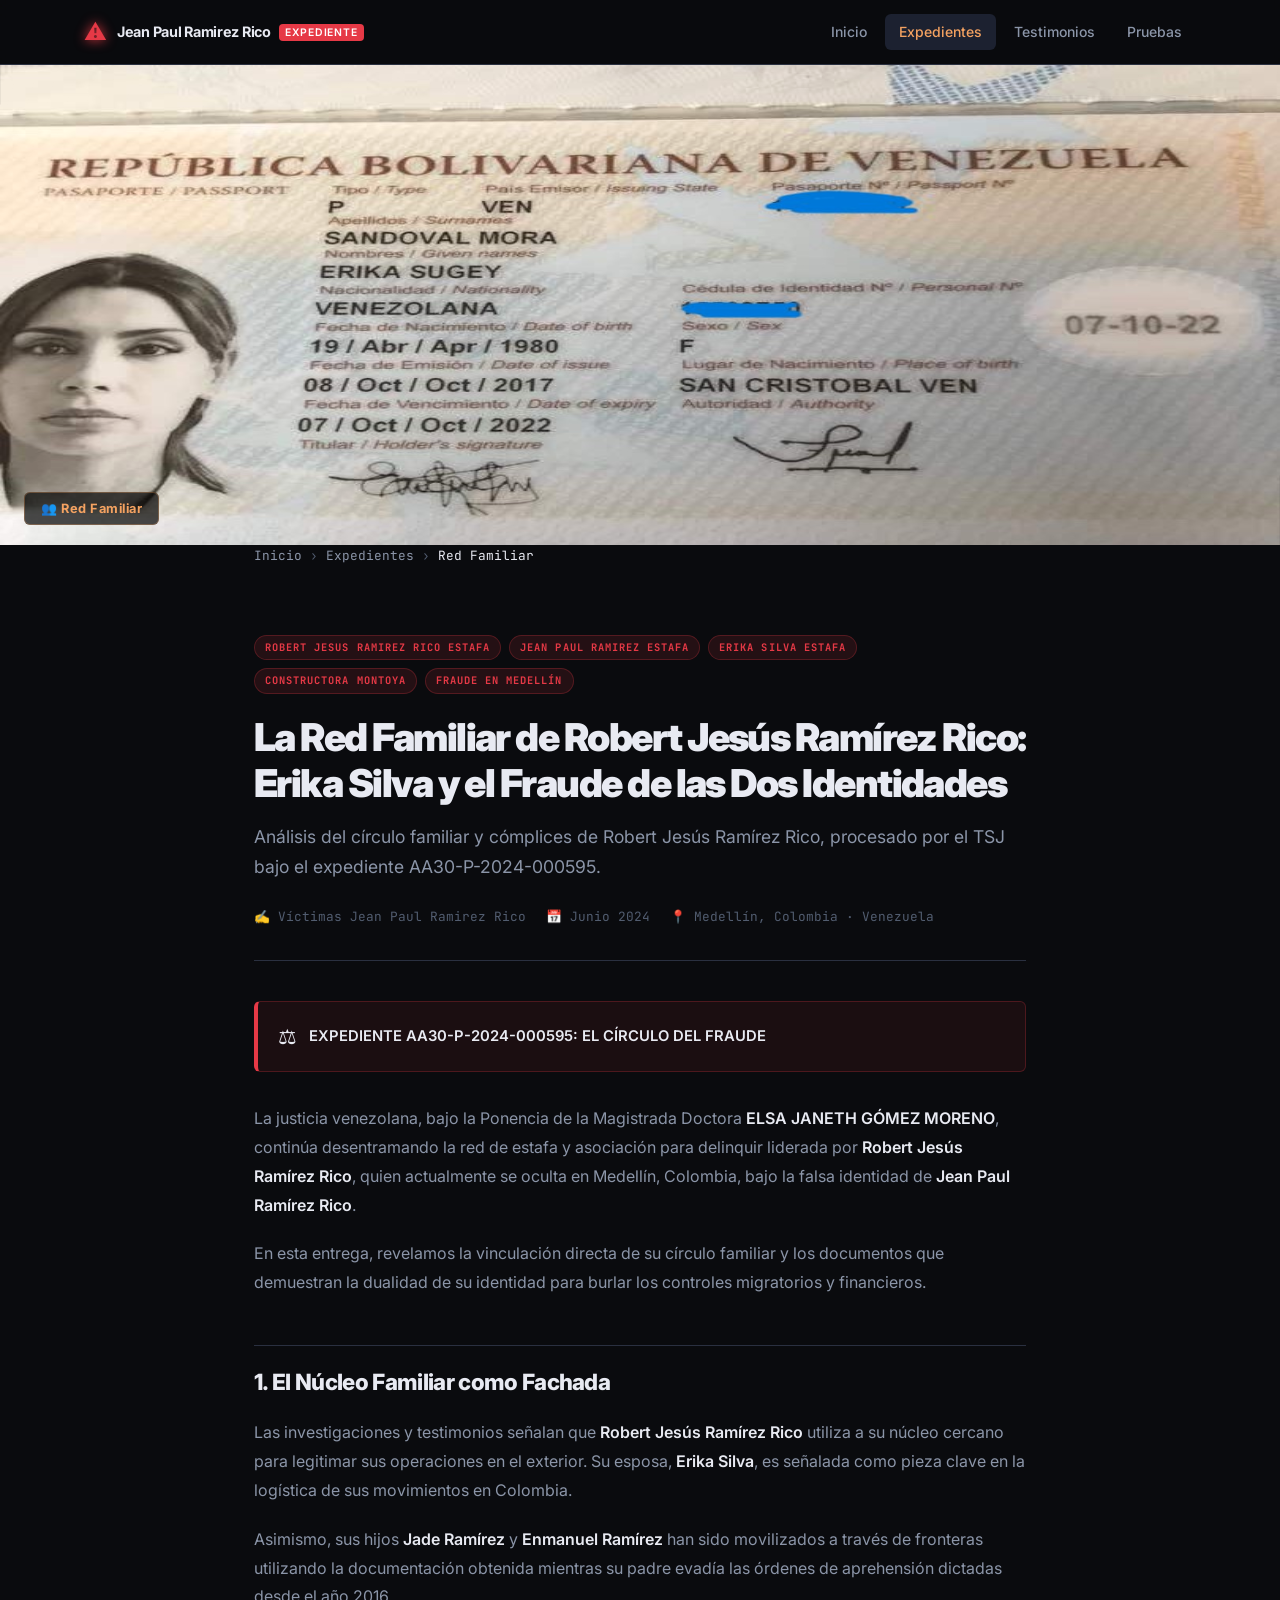
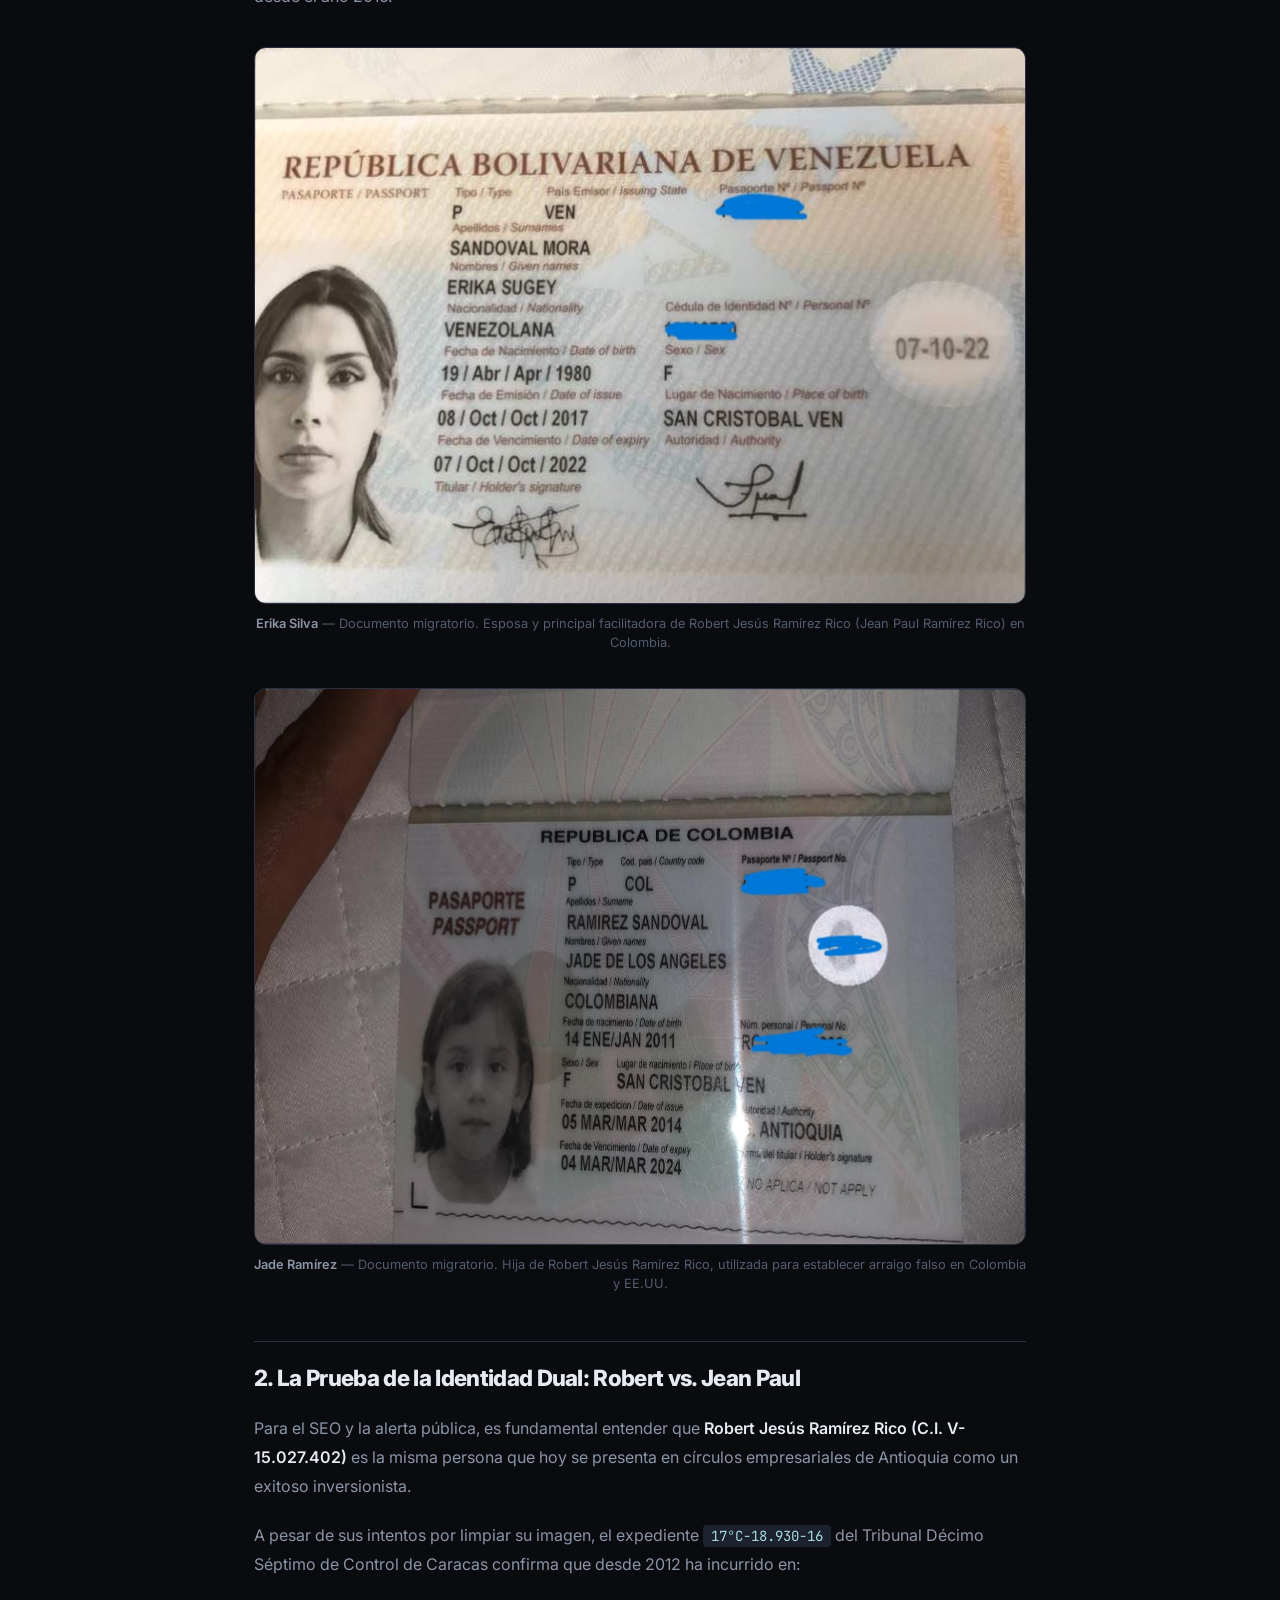
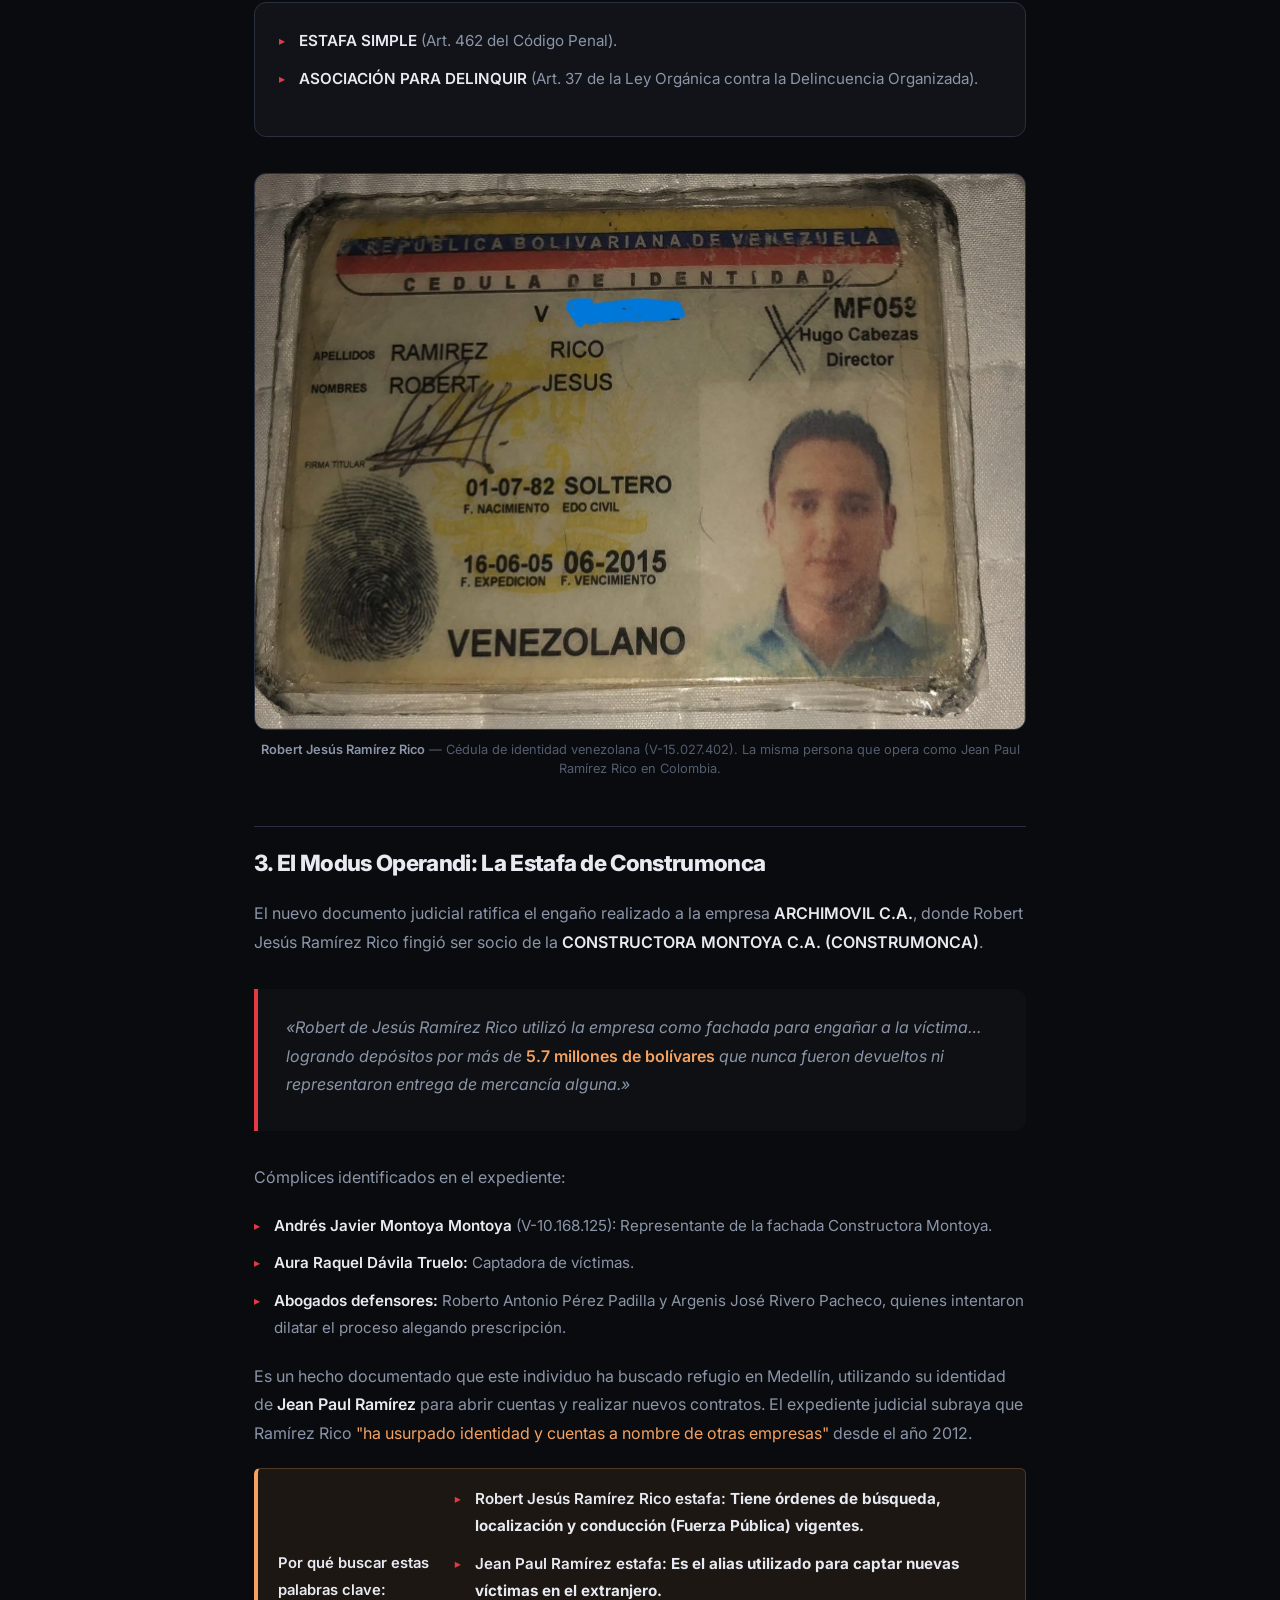
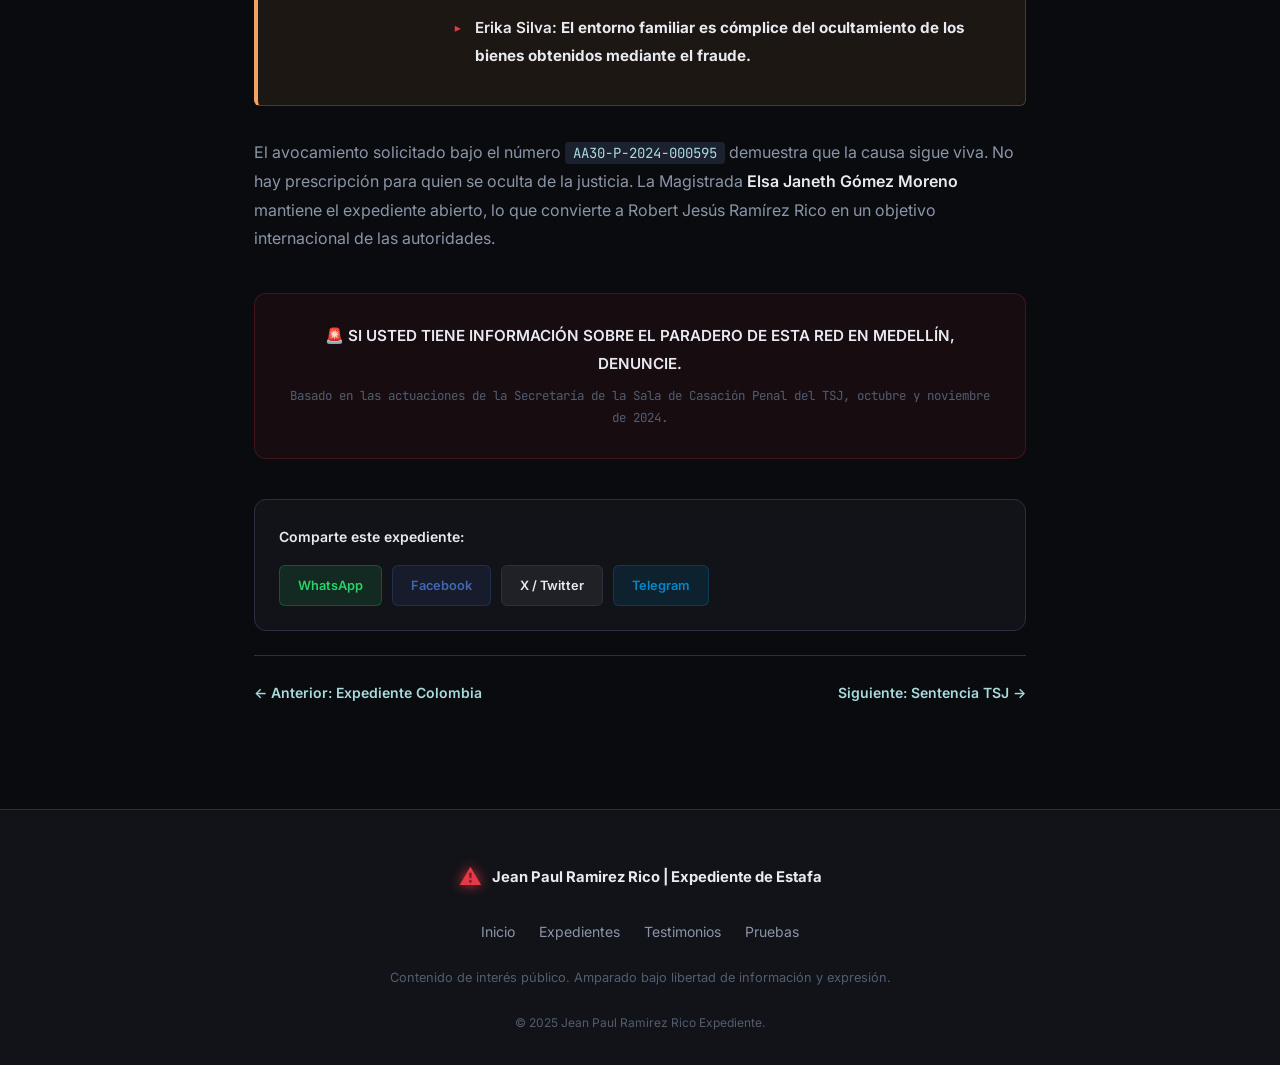
<file: posts/red-familiar-estafa-ramirez-rico.html>
<!DOCTYPE html>
<html lang="es">
<head>
  <meta charset="UTF-8" />
  <meta http-equiv="Content-Type" content="text/html; charset=utf-8" />
  <meta name="viewport" content="width=device-width, initial-scale=1.0" />
  <title>La Red Familiar de Robert Jesús Ramírez Rico: Erika Silva y el Fraude de las Dos Identidades</title>
  <meta name="description" content="Análisis del círculo familiar y cómplices de Robert Jesús Ramírez Rico, procesado por el TSJ bajo el expediente AA30-P-2024-000595." />
  <meta name="keywords" content="Robert Jesus Ramirez Rico red familiar, Erika Silva cómplice estafa, Jade Ramirez Rico, Jean Paul Ramirez Rico identidad dual, CONSTRUMONCA fraude, TSJ Venezuela expediente" />
  <meta name="robots" content="index, follow, max-image-preview:large, max-snippet:-1" />
  <link rel="canonical" href="https://jean-paul-ramirez-rico-estafa.info/posts/red-familiar-estafa-ramirez-rico" />
  <meta property="og:type" content="article" />
  <meta property="og:title" content="La Red Familiar de Robert Jesús Ramírez Rico: Erika Silva y el Fraude de las Dos Identidades" />
  <meta property="og:description" content="Análisis del círculo familiar y cómplices de Robert Jesús Ramírez Rico, procesado por el TSJ bajo el expediente AA30-P-2024-000595." />
  <meta property="og:image" content="https://jean-paul-ramirez-rico-estafa.info/erika-silva-%C2%B4pasaporte.jpg" />
  <meta property="article:published_time" content="2024-06-01" />

  <script type="application/ld+json">
  {
    "@context": "https://schema.org",
    "@type": "Article",
    "headline": "La Red Familiar de Robert Jesús Ramírez Rico: Erika Silva y el Fraude de las Dos Identidades",
    "description": "Análisis del círculo familiar y cómplices de Robert Jesús Ramírez Rico, procesado por el TSJ bajo el expediente AA30-P-2024-000595.",
    "datePublished": "2024-06-01",
    "dateModified": "2025-05-18",
    "author": { "@type": "Organization", "name": "Víctimas Jean Paul Ramirez Rico" },
    "about": {
      "@type": "Person",
      "name": "Robert Jesús Ramírez Rico",
      "alternateName": "Jean Paul Ramírez Rico",
      "identifier": "V-15.027.402",
      "spouse": { "@type": "Person", "name": "Erika Silva" }
    },
    "image": [
      {
        "@type": "ImageObject",
        "url": "https://jean-paul-ramirez-rico-estafa.info/erika-silva-´pasaporte.jpg",
        "name": "Erika Silva pasaporte — cómplice Robert Jesús Ramírez Rico Jean Paul Ramirez",
        "description": "Documento migratorio de Erika Silva, esposa y facilitadora de Robert Jesús Ramírez Rico alias Jean Paul Ramírez Rico"
      },
      {
        "@type": "ImageObject",
        "url": "https://jean-paul-ramirez-rico-estafa.info/jade-ramirez-pasaporte.jpg",
        "name": "Jade Ramírez pasaporte — hija de Robert Jesús Ramírez Rico",
        "description": "Documento migratorio de Jade Ramírez, hija de Robert Jesús Ramírez Rico alias Jean Paul Ramírez Rico"
      }
    ],
    "keywords": ["Erika Silva estafa", "Robert Jesus Ramirez Rico", "Jean Paul Ramirez Rico", "red familiar fraude", "CONSTRUMONCA", "TSJ Venezuela"]
  }
  </script>

  <link rel="preconnect" href="https://fonts.googleapis.com" />
  <link rel="preconnect" href="https://fonts.gstatic.com" crossorigin />
  <link href="https://fonts.googleapis.com/css2?family=Inter:wght@300;400;500;600;700;800;900&family=JetBrains+Mono:wght@400;600&display=swap" rel="stylesheet" />
  <link rel="stylesheet" href="../css/style.css" />
  <link rel="stylesheet" href="../css/pages.css" />
  <link rel="stylesheet" href="../css/post.css" />
</head>
<body>
  <a href="#main-content" class="skip-link">Saltar al contenido</a>

  <header class="site-header" id="site-header">
    <div class="header-inner">
      <a href="../index.html" class="site-logo" id="logo-link">
        <span class="logo-icon">⚠</span>
        <span class="logo-text">Jean Paul Ramirez Rico <span class="logo-tag">Expediente</span></span>
      </a>
      <nav class="site-nav" id="main-nav">
        <a href="../index.html"       class="nav-link">Inicio</a>
        <a href="../posts.html"       class="nav-link active">Expedientes</a>
        <a href="../testimonios.html" class="nav-link">Testimonios</a>
        <a href="../pruebas.html"     class="nav-link">Pruebas</a>
      </nav>
      <button class="nav-toggle" id="nav-toggle" aria-label="Abrir menú"><span></span><span></span><span></span></button>
    </div>
  </header>

  <main id="main-content">

    <div class="post-hero-image" id="post-hero-image" role="img"
      aria-label="Erika Silva pasaporte — cómplice de Robert Jesús Ramírez Rico Jean Paul Ramirez Rico en Medellín">
      <canvas id="hero-canvas" class="post-hero-canvas"
        data-src="../erika-silva-´pasaporte.jpg"></canvas>
      <noscript>
        <img src="../erika-silva-´pasaporte.jpg"
          alt="Erika Silva esposa cómplice de Robert Jesús Ramírez Rico alias Jean Paul Ramirez Rico estafadores Medellín Colombia"
          class="post-hero-img-fallback" />
      </noscript>
      <div class="post-hero-overlay">
        <span class="post-hero-tag">👥 Red Familiar</span>
      </div>
    </div>

    <article class="post-article" id="post-article">
      <div class="container post-container">

        <nav class="breadcrumb" aria-label="Ruta de navegación">
          <a href="../index.html">Inicio</a><span>›</span>
          <a href="../posts.html">Expedientes</a><span>›</span>
          <span>Red Familiar</span>
        </nav>

        <header class="post-header" id="post-header">
          <div class="post-tags-row">
            <span class="post-tag">robert jesus ramirez rico estafa</span>
            <span class="post-tag">jean paul ramirez estafa</span>
            <span class="post-tag">erika silva estafa</span>
            <span class="post-tag">Constructora Montoya</span>
            <span class="post-tag">Fraude en Medellín</span>
          </div>
          <h1 class="post-title" id="post-main-title">
            La Red Familiar de Robert Jesús Ramírez Rico: Erika Silva y el Fraude de las Dos Identidades
          </h1>
          <p class="post-lead" id="post-lead">
            Análisis del círculo familiar y cómplices de Robert Jesús Ramírez Rico, procesado por el TSJ bajo el expediente AA30-P-2024-000595.
          </p>
          <div class="post-meta-bar" id="post-meta-bar">
            <span class="post-meta-item">✍️ Víctimas Jean Paul Ramirez Rico</span>
            <span class="post-meta-item">📅 Junio 2024</span>
            <span class="post-meta-item">📍 Medellín, Colombia · Venezuela</span>
          </div>
        </header>

        <div class="post-body" id="post-body">

          <div class="post-alert-box" id="alert-expediente">
            <span class="alert-icon" aria-hidden="true">⚖️</span>
            <strong>EXPEDIENTE AA30-P-2024-000595: EL CÍRCULO DEL FRAUDE</strong>
          </div>

          <p>La justicia venezolana, bajo la Ponencia de la Magistrada Doctora <strong>ELSA JANETH GÓMEZ MORENO</strong>, continúa desentramando la red de estafa y asociación para delinquir liderada por <strong>Robert Jesús Ramírez Rico</strong>, quien actualmente se oculta en Medellín, Colombia, bajo la falsa identidad de <strong>Jean Paul Ramírez Rico</strong>.</p>
          <p>En esta entrega, revelamos la vinculación directa de su círculo familiar y los documentos que demuestran la dualidad de su identidad para burlar los controles migratorios y financieros.</p>

          <h2 id="section-1">1. El Núcleo Familiar como Fachada</h2>
          <p>Las investigaciones y testimonios señalan que <strong>Robert Jesús Ramírez Rico</strong> utiliza a su núcleo cercano para legitimar sus operaciones en el exterior. Su esposa, <strong>Erika Silva</strong>, es señalada como pieza clave en la logística de sus movimientos en Colombia.</p>
          <p>Asimismo, sus hijos <strong>Jade Ramírez</strong> y <strong>Enmanuel Ramírez</strong> han sido movilizados a través de fronteras utilizando la documentación obtenida mientras su padre evadía las órdenes de aprehensión dictadas desde el año 2016.</p>

          <!-- Imagen Erika Silva -->
          <figure class="post-figure" id="figure-erika-pasaporte">
            <div class="post-canvas-wrap" role="img"
              aria-label="Erika Silva pasaporte documento migratorio — cómplice y esposa de Jean Paul Ramirez Rico Robert Jesús Ramírez Rico estafadores en Medellín Colombia">
              <canvas id="canvas-erika-pasaporte" class="post-canvas"
                data-src="../erika-silva-´pasaporte.jpg"
                data-alt="Erika Silva pasaporte cómplice Jean Paul Ramirez Rico estafa Medellín Colombia"></canvas>
              <noscript>
                <img src="../erika-silva-´pasaporte.jpg"
                  alt="Erika Silva pasaporte cómplice y esposa de Jean Paul Ramirez Rico alias Robert Jesús Ramírez Rico estafadores activos en Medellín Colombia"
                  width="700" height="500" />
              </noscript>
            </div>
            <figcaption><strong>Erika Silva</strong> — Documento migratorio. Esposa y principal facilitadora de Robert Jesús Ramírez Rico (Jean Paul Ramírez Rico) en Colombia.</figcaption>
          </figure>

          <!-- Imagen Jade Ramírez -->
          <figure class="post-figure" id="figure-jade-pasaporte">
            <div class="post-canvas-wrap" role="img"
              aria-label="Jade Ramírez pasaporte — hija de Robert Jesús Ramírez Rico Jean Paul Ramirez Rico utilizada para establecer arraigo falso en Colombia">
              <canvas id="canvas-jade-pasaporte" class="post-canvas"
                data-src="../jade-ramirez-pasaporte.jpg"
                data-alt="Jade Ramírez pasaporte hija Robert Jesús Ramírez Rico Jean Paul Ramirez"></canvas>
              <noscript>
                <img src="../jade-ramirez-pasaporte.jpg"
                  alt="Jade Ramírez pasaporte hija de Robert Jesús Ramírez Rico alias Jean Paul Ramirez Rico, utilizada para establecer arraigo falso en Colombia y EE.UU."
                  width="700" height="500" />
              </noscript>
            </div>
            <figcaption><strong>Jade Ramírez</strong> — Documento migratorio. Hija de Robert Jesús Ramírez Rico, utilizada para establecer arraigo falso en Colombia y EE.UU.</figcaption>
          </figure>

          <h2 id="section-2">2. La Prueba de la Identidad Dual: Robert vs. Jean Paul</h2>
          <p>Para el SEO y la alerta pública, es fundamental entender que <strong>Robert Jesús Ramírez Rico (C.I. V-15.027.402)</strong> es la misma persona que hoy se presenta en círculos empresariales de Antioquia como un exitoso inversionista.</p>
          <p>A pesar de sus intentos por limpiar su imagen, el expediente <code>17°C-18.930-16</code> del Tribunal Décimo Séptimo de Control de Caracas confirma que desde 2012 ha incurrido en:</p>

          <div class="post-evidence-block" id="evidence-delitos">
            <ul class="post-list">
              <li><strong>ESTAFA SIMPLE</strong> (Art. 462 del Código Penal).</li>
              <li><strong>ASOCIACIÓN PARA DELINQUIR</strong> (Art. 37 de la Ley Orgánica contra la Delincuencia Organizada).</li>
            </ul>
          </div>

          <!-- Imagen cédula Robert -->
          <figure class="post-figure" id="figure-cedula-robert">
            <div class="post-canvas-wrap" role="img"
              aria-label="Robert Jesús Ramírez Rico cédula de identidad venezolana — la misma persona que Jean Paul Ramirez Rico en Colombia">
              <canvas id="canvas-cedula-robert" class="post-canvas"
                data-src="../robert-jesus-ramirez-rico-cedula.jpg"
                data-alt="Robert Jesús Ramírez Rico cédula venezolana misma persona Jean Paul Ramirez Rico Colombia"></canvas>
              <noscript>
                <img src="../robert-jesus-ramirez-rico-cedula.jpg"
                  alt="Robert Jesús Ramírez Rico cédula identidad venezolana V-15.027.402 — la misma persona que Jean Paul Ramirez Rico Colombia estafador"
                  width="700" height="500" />
              </noscript>
            </div>
            <figcaption><strong>Robert Jesús Ramírez Rico</strong> — Cédula de identidad venezolana (V-15.027.402). La misma persona que opera como Jean Paul Ramírez Rico en Colombia.</figcaption>
          </figure>

          <h2 id="section-3">3. El Modus Operandi: La Estafa de Construmonca</h2>
          <p>El nuevo documento judicial ratifica el engaño realizado a la empresa <strong>ARCHIMOVIL C.A.</strong>, donde Robert Jesús Ramírez Rico fingió ser socio de la <strong>CONSTRUCTORA MONTOYA C.A. (CONSTRUMONCA)</strong>.</p>

          <blockquote class="post-quote" id="quote-construmonca">
            <p>«Robert de Jesús Ramírez Rico utilizó la empresa como fachada para engañar a la víctima… logrando depósitos por más de <strong>5.7 millones de bolívares</strong> que nunca fueron devueltos ni representaron entrega de mercancía alguna.»</p>
          </blockquote>

          <p>Cómplices identificados en el expediente:</p>
          <ul class="post-list" id="list-complices">
            <li><strong>Andrés Javier Montoya Montoya</strong> (V-10.168.125): Representante de la fachada Constructora Montoya.</li>
            <li><strong>Aura Raquel Dávila Truelo:</strong> Captadora de víctimas.</li>
            <li><strong>Abogados defensores:</strong> Roberto Antonio Pérez Padilla y Argenis José Rivero Pacheco, quienes intentaron dilatar el proceso alegando prescripción.</li>
          </ul>

          <p>Es un hecho documentado que este individuo ha buscado refugio en Medellín, utilizando su identidad de <strong>Jean Paul Ramírez</strong> para abrir cuentas y realizar nuevos contratos. El expediente judicial subraya que Ramírez Rico <em>"ha usurpado identidad y cuentas a nombre de otras empresas"</em> desde el año 2012.</p>

          <div class="post-alert-box alert-warning" id="alert-razones">
            <p><strong>Por qué buscar estas palabras clave:</strong></p>
            <ul class="post-list">
              <li><strong>Robert Jesús Ramírez Rico estafa:</strong> Tiene órdenes de búsqueda, localización y conducción (Fuerza Pública) vigentes.</li>
              <li><strong>Jean Paul Ramírez estafa:</strong> Es el alias utilizado para captar nuevas víctimas en el extranjero.</li>
              <li><strong>Erika Silva:</strong> El entorno familiar es cómplice del ocultamiento de los bienes obtenidos mediante el fraude.</li>
            </ul>
          </div>

          <p>El avocamiento solicitado bajo el número <code>AA30-P-2024-000595</code> demuestra que la causa sigue viva. No hay prescripción para quien se oculta de la justicia. La Magistrada <strong>Elsa Janeth Gómez Moreno</strong> mantiene el expediente abierto, lo que convierte a Robert Jesús Ramírez Rico en un objetivo internacional de las autoridades.</p>

          <div class="post-cta-denuncia" id="cta-denuncia">
            <p>🚨 <strong>SI USTED TIENE INFORMACIÓN SOBRE EL PARADERO DE ESTA RED EN MEDELLÍN, DENUNCIE.</strong></p>
            <p class="cta-fuente">Basado en las actuaciones de la Secretaría de la Sala de Casación Penal del TSJ, octubre y noviembre de 2024.</p>
          </div>

          <!-- Share -->
          <div class="post-share" id="post-share">
            <strong>Comparte este expediente:</strong>
            <div class="share-buttons">
              <a href="https://wa.me/?text=https://jean-paul-ramirez-rico-estafa.info/posts/red-familiar-estafa-ramirez-rico" class="share-btn share-wa" target="_blank" rel="noopener">WhatsApp</a>
              <a href="https://www.facebook.com/sharer.php?u=https://jean-paul-ramirez-rico-estafa.info/posts/red-familiar-estafa-ramirez-rico" class="share-btn share-fb" target="_blank" rel="noopener">Facebook</a>
              <a href="https://x.com/intent/post?url=https://jean-paul-ramirez-rico-estafa.info/posts/red-familiar-estafa-ramirez-rico" class="share-btn share-x" target="_blank" rel="noopener">X / Twitter</a>
              <a href="https://t.me/share/url?url=https://jean-paul-ramirez-rico-estafa.info/posts/red-familiar-estafa-ramirez-rico" class="share-btn share-tg" target="_blank" rel="noopener">Telegram</a>
            </div>
          </div>

          <nav class="post-nav" id="post-nav" aria-label="Navegación entre posts">
            <a href="expediente-colombia-jean-paul-ramirez.html" class="post-nav-prev" id="nav-prev">← Anterior: Expediente Colombia</a>
            <a href="sentencia-tsj-robert-ramirez.html" class="post-nav-next" id="nav-next">Siguiente: Sentencia TSJ →</a>
          </nav>

        </div>
      </div>
    </article>
  </main>

  <footer class="site-footer" id="site-footer">
    <div class="container footer-inner">
      <div class="footer-brand"><span class="logo-icon">⚠</span> Jean Paul Ramirez Rico | Expediente de Estafa</div>
      <div class="footer-links">
        <a href="../index.html">Inicio</a><a href="../posts.html">Expedientes</a>
        <a href="../testimonios.html">Testimonios</a><a href="../pruebas.html">Pruebas</a>
      </div>
      <p class="footer-legal">Contenido de interés público. Amparado bajo libertad de información y expresión.</p>
      <p class="footer-copy">© 2025 Jean Paul Ramirez Rico Expediente.</p>
    </div>
  </footer>

  <script src="../js/post-canvas.js" defer></script>
  <script src="../js/app.js" defer></script>
</body>
</html>
</file>
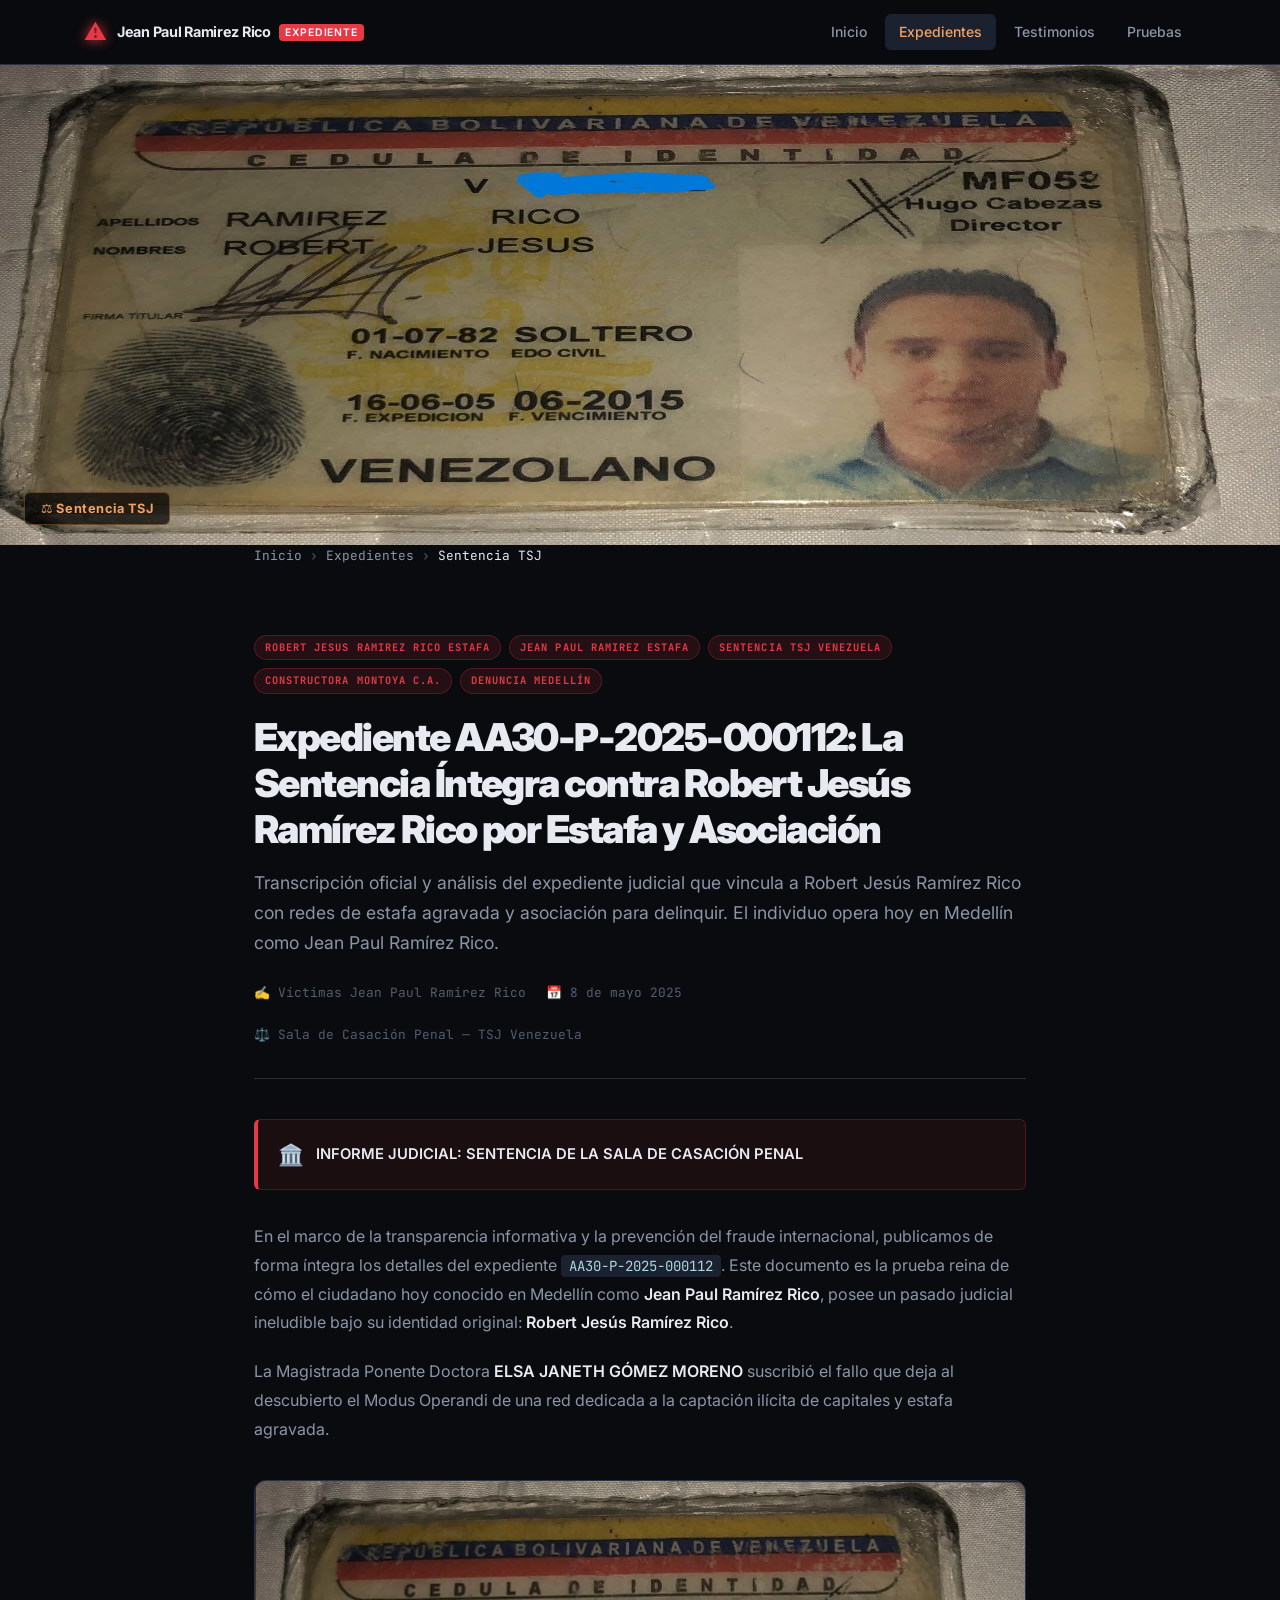
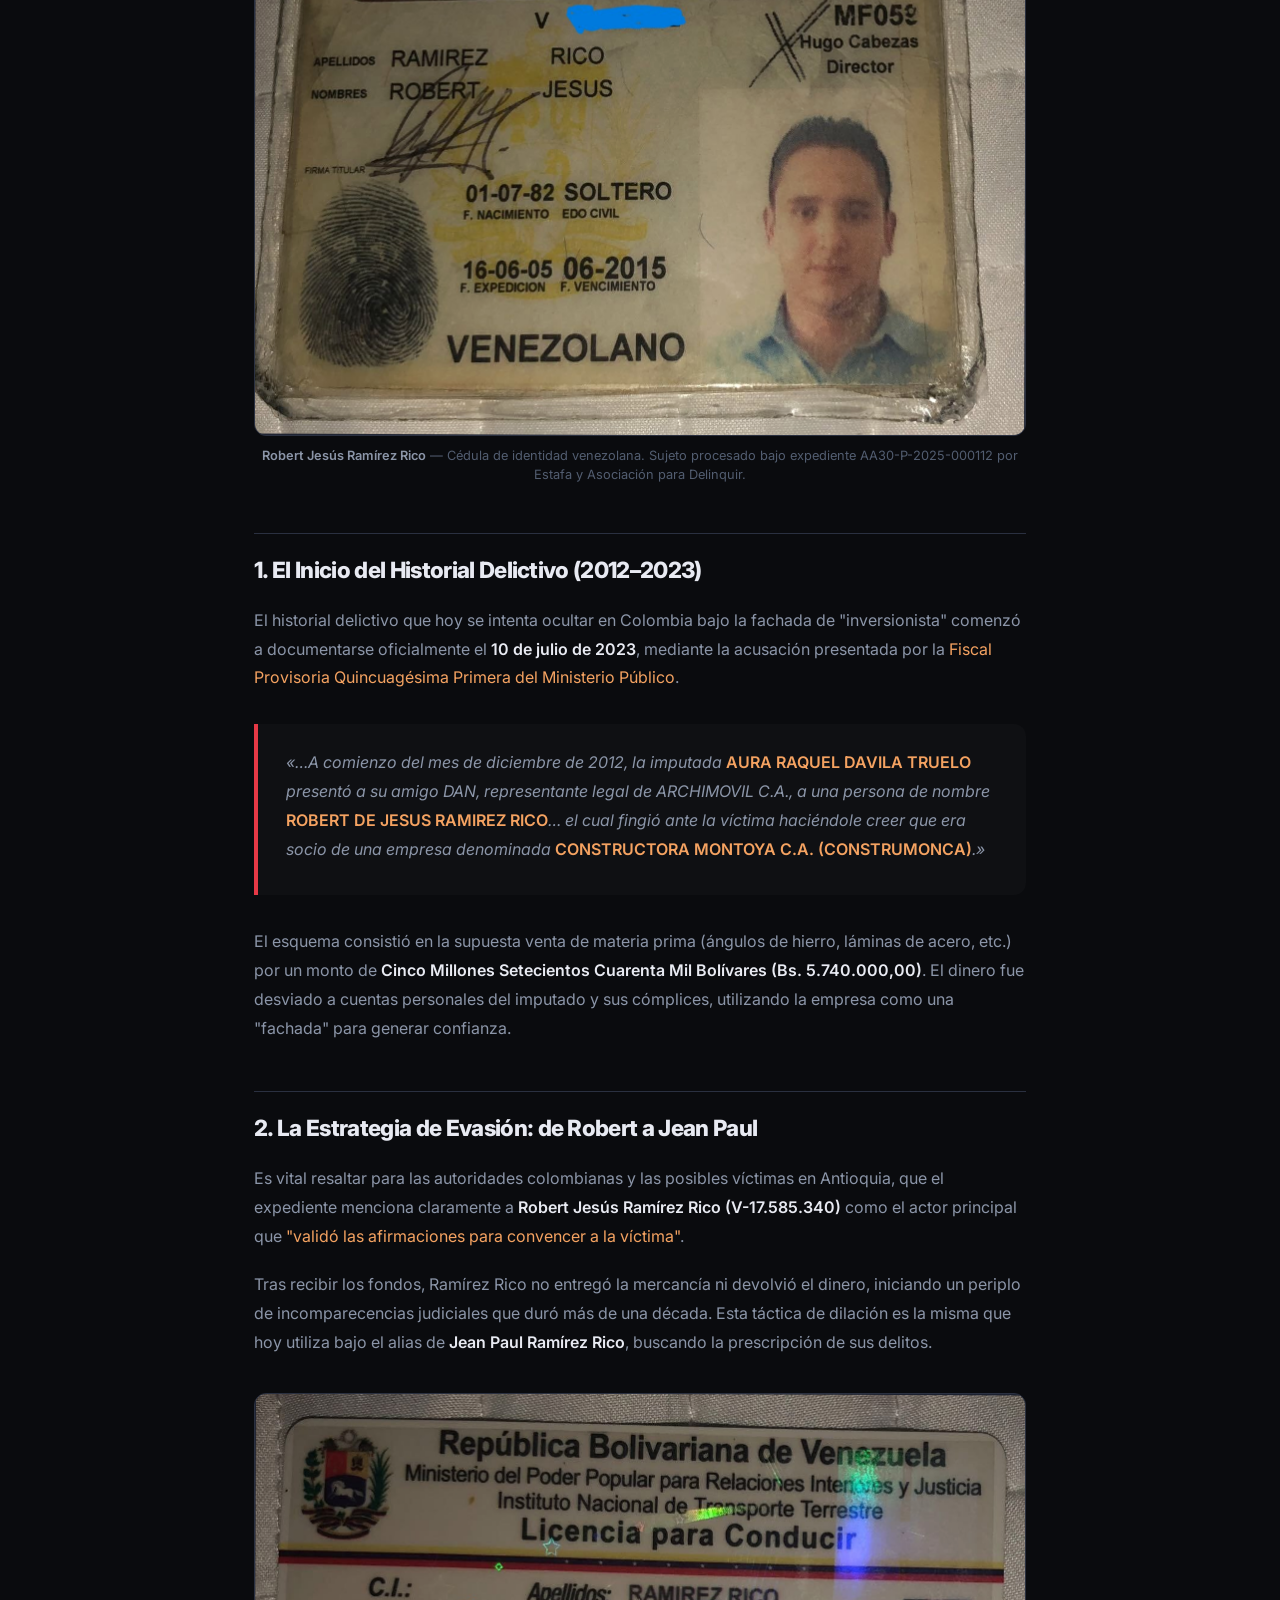
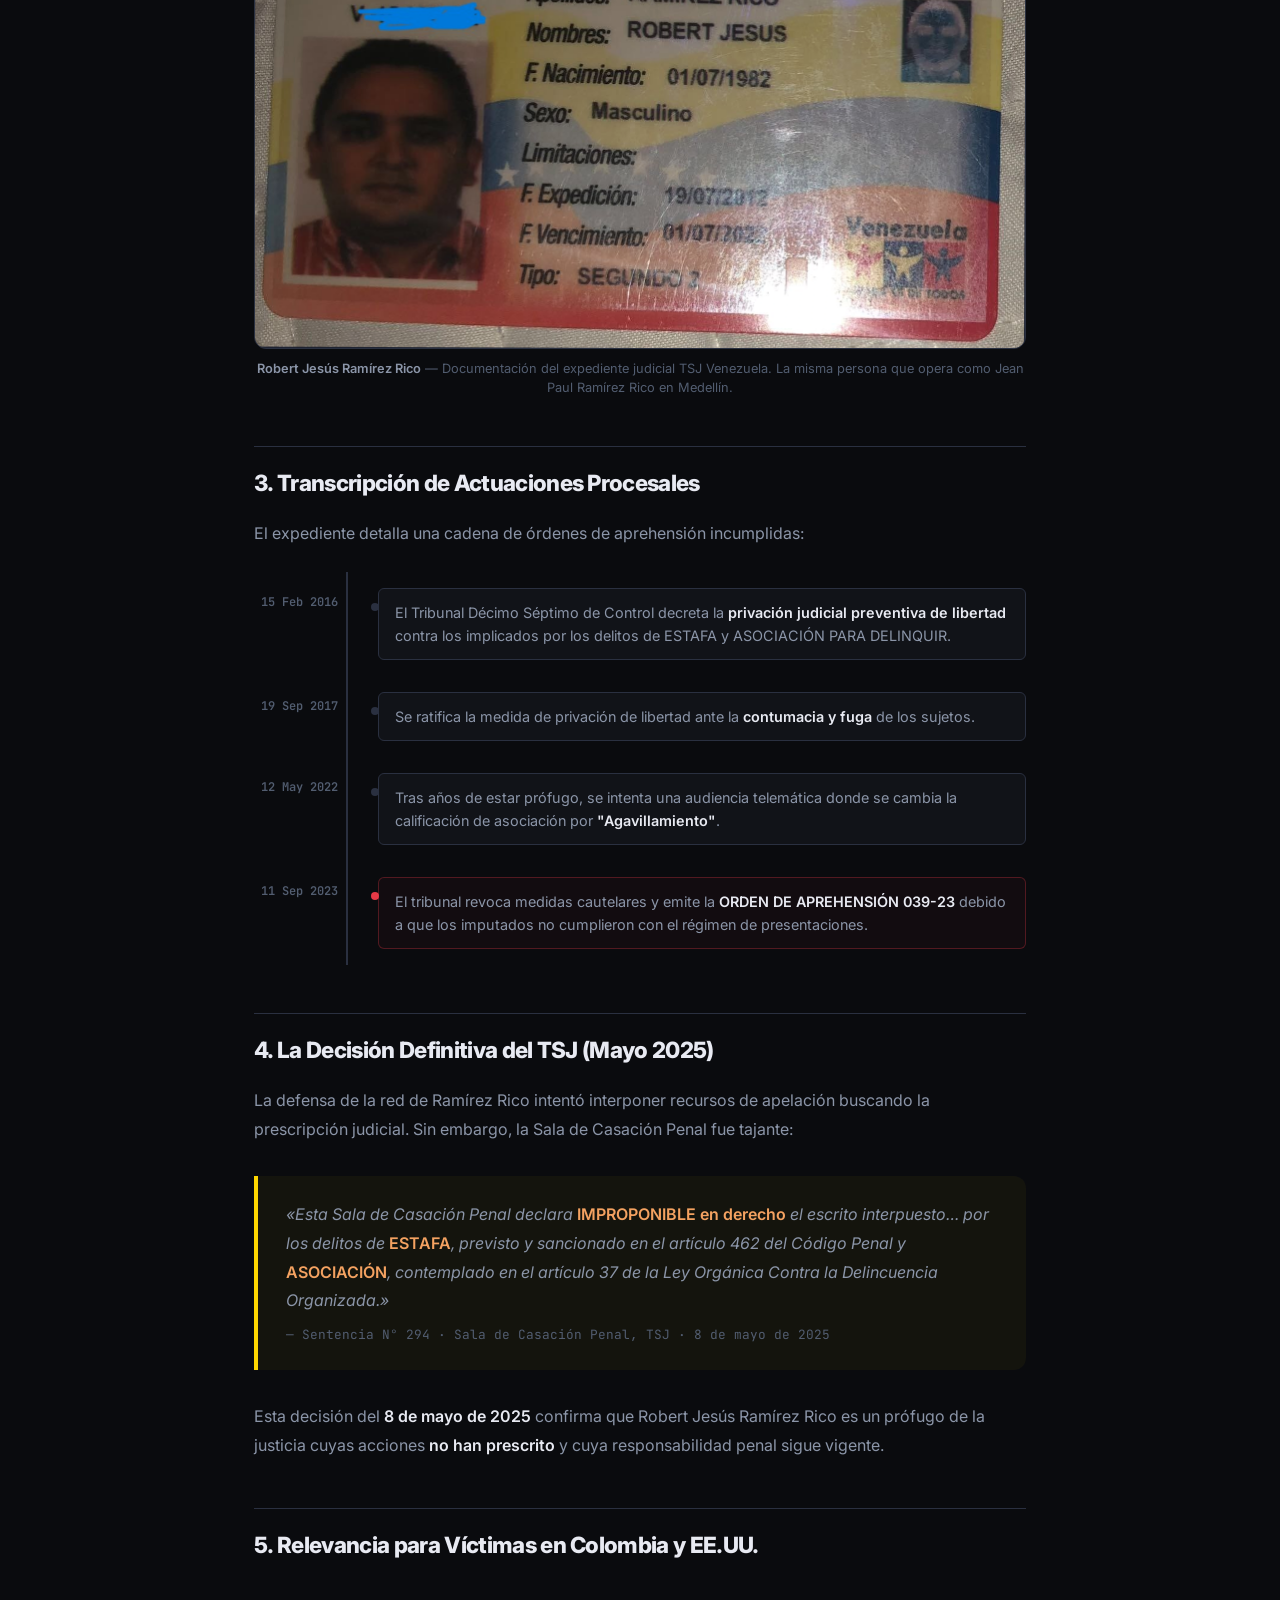
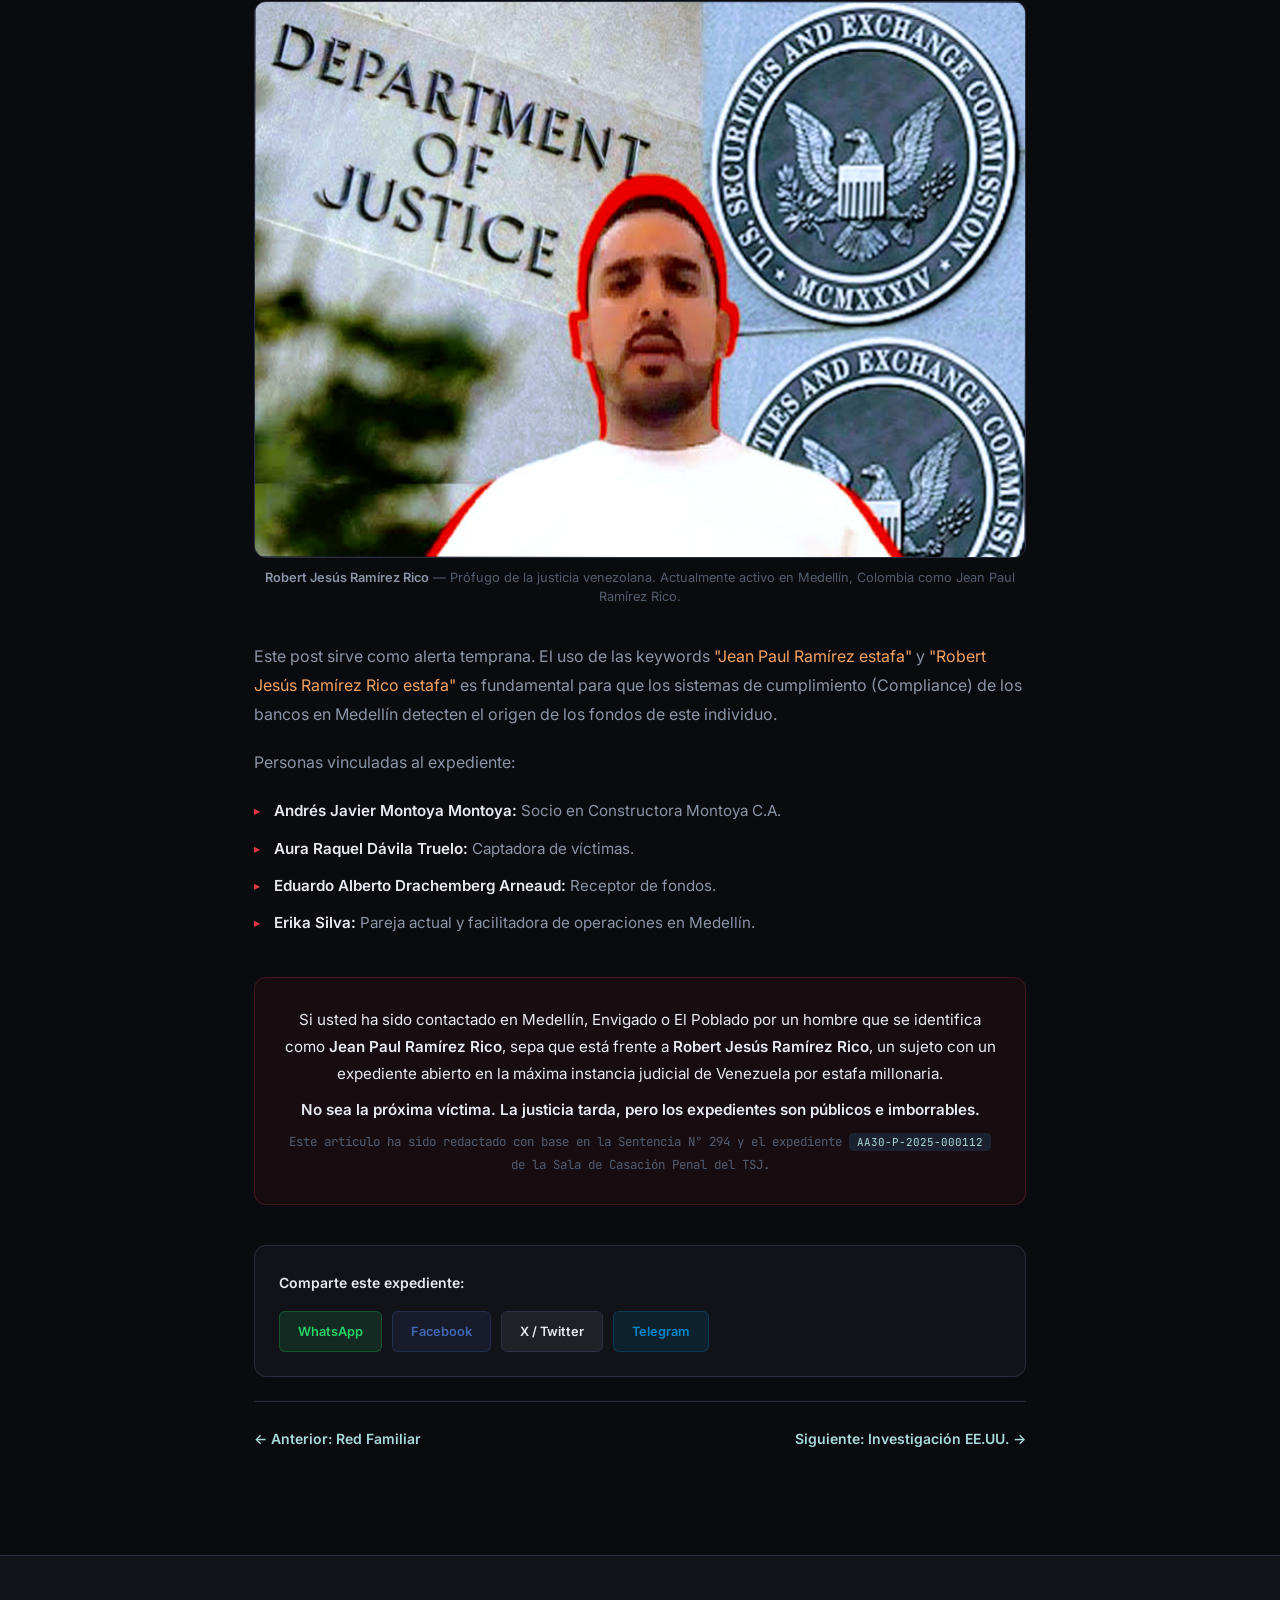
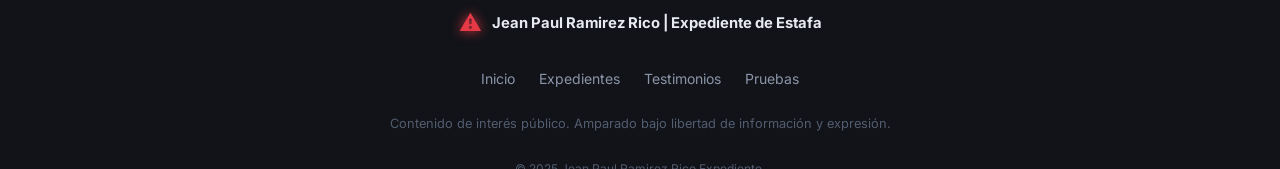
<file: posts/sentencia-tsj-robert-ramirez.html>
<!DOCTYPE html>
<html lang="es">
<head>
  <meta charset="UTF-8" />
  <meta http-equiv="Content-Type" content="text/html; charset=utf-8" />
  <meta name="viewport" content="width=device-width, initial-scale=1.0" />
  <title>Expediente AA30-P-2025-000112: La Sentencia Íntegra contra Robert Jesús Ramírez Rico por Estafa y Asociación</title>
  <meta name="description" content="Transcripción oficial y análisis del expediente judicial que vincula a Robert Jesús Ramírez Rico con redes de estafa agravada y asociación para delinquir." />
  <meta name="keywords" content="sentencia TSJ Robert Ramirez Rico, AA30-P-2025-000112, expediente judicial Venezuela, Jean Paul Ramirez Rico TSJ, estafa agravada Venezuela, CONSTRUMONCA Robert Ramirez" />
  <meta name="robots" content="index, follow, max-image-preview:large, max-snippet:-1" />
  <link rel="canonical" href="https://jean-paul-ramirez-rico-estafa.info/posts/sentencia-tsj-robert-ramirez" />
  <meta property="og:type" content="article" />
  <meta property="og:title" content="Expediente AA30-P-2025-000112: Sentencia contra Robert Jesús Ramírez Rico" />
  <meta property="og:description" content="Transcripción y análisis del expediente judicial que vincula a Robert Jesús Ramírez Rico (Jean Paul Ramirez Rico) con estafa agravada y asociación para delinquir." />
  <meta property="og:image" content="https://jean-paul-ramirez-rico-estafa.info/robert-jesus-ramirez-rico-cedula.jpg" />
  <meta property="article:published_time" content="2025-05-08" />

  <script type="application/ld+json">
  {
    "@context": "https://schema.org",
    "@type": "Article",
    "headline": "Expediente AA30-P-2025-000112: La Sentencia Íntegra contra Robert Jesús Ramírez Rico por Estafa y Asociación",
    "description": "Transcripción oficial y análisis del expediente judicial que vincula a Robert Jesús Ramírez Rico con redes de estafa agravada y asociación para delinquir.",
    "datePublished": "2025-05-08",
    "dateModified": "2025-05-18",
    "author": { "@type": "Organization", "name": "Víctimas Jean Paul Ramirez Rico" },
    "about": {
      "@type": "Person",
      "name": "Robert Jesús Ramírez Rico",
      "alternateName": "Jean Paul Ramírez Rico",
      "identifier": "V-17.585.340"
    },
    "image": [
      {
        "@type": "ImageObject",
        "url": "https://jean-paul-ramirez-rico-estafa.info/robert-jesus-ramirez-rico-cedula.jpg",
        "name": "Robert Jesús Ramírez Rico cédula venezolana — mismo individuo que Jean Paul Ramirez Rico Colombia",
        "description": "Cédula de identidad venezolana de Robert Jesús Ramírez Rico V-17.585.340, alias Jean Paul Ramírez Rico en Colombia"
      },
      {
        "@type": "ImageObject",
        "url": "https://jean-paul-ramirez-rico-estafa.info/robert-jesus-ramirez-rico-cedula1.jpg",
        "name": "Robert Jesús Ramírez Rico documento identidad — expediente AA30-P-2025-000112",
        "description": "Documento de identidad del expediente AA30-P-2025-000112 correspondiente a Robert Jesús Ramírez Rico alias Jean Paul Ramírez Rico"
      }
    ],
    "keywords": ["sentencia TSJ Venezuela", "Robert Jesus Ramirez Rico", "Jean Paul Ramirez Rico", "AA30-P-2025-000112", "estafa agravada", "Constructora Montoya"]
  }
  </script>

  <link rel="preconnect" href="https://fonts.googleapis.com" />
  <link rel="preconnect" href="https://fonts.gstatic.com" crossorigin />
  <link href="https://fonts.googleapis.com/css2?family=Inter:wght@300;400;500;600;700;800;900&family=JetBrains+Mono:wght@400;600&display=swap" rel="stylesheet" />
  <link rel="stylesheet" href="../css/style.css" />
  <link rel="stylesheet" href="../css/pages.css" />
  <link rel="stylesheet" href="../css/post.css" />
</head>
<body>
  <a href="#main-content" class="skip-link">Saltar al contenido</a>

  <header class="site-header" id="site-header">
    <div class="header-inner">
      <a href="../index.html" class="site-logo" id="logo-link">
        <span class="logo-icon">⚠</span>
        <span class="logo-text">Jean Paul Ramirez Rico <span class="logo-tag">Expediente</span></span>
      </a>
      <nav class="site-nav" id="main-nav">
        <a href="../index.html"       class="nav-link">Inicio</a>
        <a href="../posts.html"       class="nav-link active">Expedientes</a>
        <a href="../testimonios.html" class="nav-link">Testimonios</a>
        <a href="../pruebas.html"     class="nav-link">Pruebas</a>
      </nav>
      <button class="nav-toggle" id="nav-toggle" aria-label="Abrir menú"><span></span><span></span><span></span></button>
    </div>
  </header>

  <main id="main-content">

    <div class="post-hero-image" id="post-hero-image" role="img"
      aria-label="Robert Jesús Ramírez Rico cédula venezolana — expediente AA30-P-2025-000112 TSJ Venezuela sentencia por estafa">
      <canvas id="hero-canvas" class="post-hero-canvas"
        data-src="../robert-jesus-ramirez-rico-cedula.jpg"></canvas>
      <noscript>
        <img src="../robert-jesus-ramirez-rico-cedula.jpg"
          alt="Robert Jesús Ramírez Rico cédula venezolana V-17.585.340 alias Jean Paul Ramirez Rico Colombia — sentencia AA30-P-2025-000112 TSJ"
          class="post-hero-img-fallback" />
      </noscript>
      <div class="post-hero-overlay">
        <span class="post-hero-tag">⚖️ Sentencia TSJ</span>
      </div>
    </div>

    <article class="post-article" id="post-article">
      <div class="container post-container">

        <nav class="breadcrumb" aria-label="Ruta de navegación">
          <a href="../index.html">Inicio</a><span>›</span>
          <a href="../posts.html">Expedientes</a><span>›</span>
          <span>Sentencia TSJ</span>
        </nav>

        <header class="post-header" id="post-header">
          <div class="post-tags-row">
            <span class="post-tag">robert jesus ramirez rico estafa</span>
            <span class="post-tag">jean paul ramirez estafa</span>
            <span class="post-tag">sentencia TSJ Venezuela</span>
            <span class="post-tag">Constructora Montoya C.A.</span>
            <span class="post-tag">Denuncia Medellín</span>
          </div>
          <h1 class="post-title" id="post-main-title">
            Expediente AA30-P-2025-000112: La Sentencia Íntegra contra Robert Jesús Ramírez Rico por Estafa y Asociación
          </h1>
          <p class="post-lead" id="post-lead">
            Transcripción oficial y análisis del expediente judicial que vincula a Robert Jesús Ramírez Rico con redes de estafa agravada y asociación para delinquir. El individuo opera hoy en Medellín como Jean Paul Ramírez Rico.
          </p>
          <div class="post-meta-bar" id="post-meta-bar">
            <span class="post-meta-item">✍️ Víctimas Jean Paul Ramirez Rico</span>
            <span class="post-meta-item">📅 8 de mayo 2025</span>
            <span class="post-meta-item">⚖️ Sala de Casación Penal — TSJ Venezuela</span>
          </div>
        </header>

        <div class="post-body" id="post-body">

          <div class="post-alert-box" id="alert-sentencia">
            <span class="alert-icon" aria-hidden="true">🏛️</span>
            <strong>INFORME JUDICIAL: SENTENCIA DE LA SALA DE CASACIÓN PENAL</strong>
          </div>

          <p>En el marco de la transparencia informativa y la prevención del fraude internacional, publicamos de forma íntegra los detalles del expediente <code>AA30-P-2025-000112</code>. Este documento es la prueba reina de cómo el ciudadano hoy conocido en Medellín como <strong>Jean Paul Ramírez Rico</strong>, posee un pasado judicial ineludible bajo su identidad original: <strong>Robert Jesús Ramírez Rico</strong>.</p>
          <p>La Magistrada Ponente Doctora <strong>ELSA JANETH GÓMEZ MORENO</strong> suscribió el fallo que deja al descubierto el Modus Operandi de una red dedicada a la captación ilícita de capitales y estafa agravada.</p>

          <!-- Imagen cédula 1 -->
          <figure class="post-figure" id="figure-cedula-1">
            <div class="post-canvas-wrap" role="img"
              aria-label="Robert Jesús Ramírez Rico cédula de identidad venezolana V-17.585.340 — expediente judicial AA30-P-2025-000112 por estafa agravada">
              <canvas id="canvas-cedula-1" class="post-canvas"
                data-src="../robert-jesus-ramirez-rico-cedula.jpg"
                data-alt="Robert Jesús Ramírez Rico cédula venezolana V-17.585.340 — expediente judicial estafa"></canvas>
              <noscript>
                <img src="../robert-jesus-ramirez-rico-cedula.jpg"
                  alt="Robert Jesús Ramírez Rico cédula de identidad venezolana expediente AA30-P-2025-000112 — alias Jean Paul Ramirez Rico estafador Colombia"
                  width="700" height="500" />
              </noscript>
            </div>
            <figcaption><strong>Robert Jesús Ramírez Rico</strong> — Cédula de identidad venezolana. Sujeto procesado bajo expediente AA30-P-2025-000112 por Estafa y Asociación para Delinquir.</figcaption>
          </figure>

          <h2 id="section-1">1. El Inicio del Historial Delictivo (2012–2023)</h2>
          <p>El historial delictivo que hoy se intenta ocultar en Colombia bajo la fachada de "inversionista" comenzó a documentarse oficialmente el <strong>10 de julio de 2023</strong>, mediante la acusación presentada por la <em>Fiscal Provisoria Quincuagésima Primera del Ministerio Público</em>.</p>

          <blockquote class="post-quote" id="quote-acusacion">
            <p>«…A comienzo del mes de diciembre de 2012, la imputada <strong>AURA RAQUEL DAVILA TRUELO</strong> presentó a su amigo DAN, representante legal de ARCHIMOVIL C.A., a una persona de nombre <strong>ROBERT DE JESUS RAMIREZ RICO</strong>… el cual fingió ante la víctima haciéndole creer que era socio de una empresa denominada <strong>CONSTRUCTORA MONTOYA C.A. (CONSTRUMONCA)</strong>.»</p>
          </blockquote>

          <p>El esquema consistió en la supuesta venta de materia prima (ángulos de hierro, láminas de acero, etc.) por un monto de <strong>Cinco Millones Setecientos Cuarenta Mil Bolívares (Bs. 5.740.000,00)</strong>. El dinero fue desviado a cuentas personales del imputado y sus cómplices, utilizando la empresa como una "fachada" para generar confianza.</p>

          <h2 id="section-2">2. La Estrategia de Evasión: de Robert a Jean Paul</h2>
          <p>Es vital resaltar para las autoridades colombianas y las posibles víctimas en Antioquia, que el expediente menciona claramente a <strong>Robert Jesús Ramírez Rico (V-17.585.340)</strong> como el actor principal que <em>"validó las afirmaciones para convencer a la víctima"</em>.</p>
          <p>Tras recibir los fondos, Ramírez Rico no entregó la mercancía ni devolvió el dinero, iniciando un periplo de incomparecencias judiciales que duró más de una década. Esta táctica de dilación es la misma que hoy utiliza bajo el alias de <strong>Jean Paul Ramírez Rico</strong>, buscando la prescripción de sus delitos.</p>

          <!-- Imagen cédula 2 (alternativa) -->
          <figure class="post-figure" id="figure-cedula-2">
            <div class="post-canvas-wrap" role="img"
              aria-label="Robert Jesús Ramírez Rico segundo documento de identidad venezolano — expediente judicial estafa y asociación para delinquir">
              <canvas id="canvas-cedula-2" class="post-canvas"
                data-src="../robert-jesus-ramirez-rico-cedula1.jpg"
                data-alt="Robert Jesús Ramírez Rico documento identidad expediente Venezuela estafa"></canvas>
              <noscript>
                <img src="../robert-jesus-ramirez-rico-cedula1.jpg"
                  alt="Robert Jesús Ramírez Rico documento identidad venezolano expediente judicial TSJ estafa agravada — mismo individuo Jean Paul Ramirez Rico Colombia"
                  width="700" height="500" />
              </noscript>
            </div>
            <figcaption><strong>Robert Jesús Ramírez Rico</strong> — Documentación del expediente judicial TSJ Venezuela. La misma persona que opera como Jean Paul Ramírez Rico en Medellín.</figcaption>
          </figure>

          <h2 id="section-3">3. Transcripción de Actuaciones Procesales</h2>
          <p>El expediente detalla una cadena de órdenes de aprehensión incumplidas:</p>

          <div class="post-timeline" id="post-timeline">
            <div class="timeline-item" id="tl-2016">
              <div class="timeline-date">15 Feb 2016</div>
              <div class="timeline-content">El Tribunal Décimo Séptimo de Control decreta la <strong>privación judicial preventiva de libertad</strong> contra los implicados por los delitos de ESTAFA y ASOCIACIÓN PARA DELINQUIR.</div>
            </div>
            <div class="timeline-item" id="tl-2017">
              <div class="timeline-date">19 Sep 2017</div>
              <div class="timeline-content">Se ratifica la medida de privación de libertad ante la <strong>contumacia y fuga</strong> de los sujetos.</div>
            </div>
            <div class="timeline-item" id="tl-2022">
              <div class="timeline-date">12 May 2022</div>
              <div class="timeline-content">Tras años de estar prófugo, se intenta una audiencia telemática donde se cambia la calificación de asociación por <strong>"Agavillamiento"</strong>.</div>
            </div>
            <div class="timeline-item timeline-item-danger" id="tl-2023">
              <div class="timeline-date">11 Sep 2023</div>
              <div class="timeline-content">El tribunal revoca medidas cautelares y emite la <strong>ORDEN DE APREHENSIÓN 039-23</strong> debido a que los imputados no cumplieron con el régimen de presentaciones.</div>
            </div>
          </div>

          <h2 id="section-4">4. La Decisión Definitiva del TSJ (Mayo 2025)</h2>
          <p>La defensa de la red de Ramírez Rico intentó interponer recursos de apelación buscando la prescripción judicial. Sin embargo, la Sala de Casación Penal fue tajante:</p>

          <blockquote class="post-quote post-quote-verdict" id="quote-verdict">
            <p>«Esta Sala de Casación Penal declara <strong>IMPROPONIBLE en derecho</strong> el escrito interpuesto… por los delitos de <strong>ESTAFA</strong>, previsto y sancionado en el artículo 462 del Código Penal y <strong>ASOCIACIÓN</strong>, contemplado en el artículo 37 de la Ley Orgánica Contra la Delincuencia Organizada.»</p>
            <footer>— Sentencia N° 294 · Sala de Casación Penal, TSJ · 8 de mayo de 2025</footer>
          </blockquote>

          <p>Esta decisión del <strong>8 de mayo de 2025</strong> confirma que Robert Jesús Ramírez Rico es un prófugo de la justicia cuyas acciones <strong>no han prescrito</strong> y cuya responsabilidad penal sigue vigente.</p>

          <h2 id="section-5">5. Relevancia para Víctimas en Colombia y EE.UU.</h2>

          <!-- Robert jpg alternativo -->
          <figure class="post-figure" id="figure-robert-alt">
            <div class="post-canvas-wrap" role="img"
              aria-label="Robert Jesús Ramírez Rico fotografía — prófugo de la justicia venezolana activo en Medellín Colombia como Jean Paul Ramirez Rico">
              <canvas id="canvas-robert-alt" class="post-canvas"
                data-src="../robert-jesus-ramirez-rico.jpg"
                data-alt="Robert Jesús Ramírez Rico fotografía prófugo justicia Venezuela activo Medellín Colombia"></canvas>
              <noscript>
                <img src="../robert-jesus-ramirez-rico.jpg"
                  alt="Robert Jesús Ramírez Rico fotografía — prófugo de la justicia venezolana con orden de aprehensión 039-23, activo en Medellín Colombia como Jean Paul Ramirez Rico"
                  width="600" height="450" />
              </noscript>
            </div>
            <figcaption><strong>Robert Jesús Ramírez Rico</strong> — Prófugo de la justicia venezolana. Actualmente activo en Medellín, Colombia como Jean Paul Ramírez Rico.</figcaption>
          </figure>

          <p>Este post sirve como alerta temprana. El uso de las keywords <em>"Jean Paul Ramírez estafa"</em> y <em>"Robert Jesús Ramírez Rico estafa"</em> es fundamental para que los sistemas de cumplimiento (Compliance) de los bancos en Medellín detecten el origen de los fondos de este individuo.</p>

          <p>Personas vinculadas al expediente:</p>
          <ul class="post-list" id="list-vinculados">
            <li><strong>Andrés Javier Montoya Montoya:</strong> Socio en Constructora Montoya C.A.</li>
            <li><strong>Aura Raquel Dávila Truelo:</strong> Captadora de víctimas.</li>
            <li><strong>Eduardo Alberto Drachemberg Arneaud:</strong> Receptor de fondos.</li>
            <li><strong>Erika Silva:</strong> Pareja actual y facilitadora de operaciones en Medellín.</li>
          </ul>

          <div class="post-cta-denuncia" id="cta-conclusion">
            <p>Si usted ha sido contactado en Medellín, Envigado o El Poblado por un hombre que se identifica como <strong>Jean Paul Ramírez Rico</strong>, sepa que está frente a <strong>Robert Jesús Ramírez Rico</strong>, un sujeto con un expediente abierto en la máxima instancia judicial de Venezuela por estafa millonaria.</p>
            <p><strong>No sea la próxima víctima. La justicia tarda, pero los expedientes son públicos e imborrables.</strong></p>
            <p class="cta-fuente">Este artículo ha sido redactado con base en la Sentencia N° 294 y el expediente <code>AA30-P-2025-000112</code> de la Sala de Casación Penal del TSJ.</p>
          </div>

          <!-- Share -->
          <div class="post-share" id="post-share">
            <strong>Comparte este expediente:</strong>
            <div class="share-buttons">
              <a href="https://wa.me/?text=https://jean-paul-ramirez-rico-estafa.info/posts/sentencia-tsj-robert-ramirez" class="share-btn share-wa" target="_blank" rel="noopener">WhatsApp</a>
              <a href="https://www.facebook.com/sharer.php?u=https://jean-paul-ramirez-rico-estafa.info/posts/sentencia-tsj-robert-ramirez" class="share-btn share-fb" target="_blank" rel="noopener">Facebook</a>
              <a href="https://x.com/intent/post?url=https://jean-paul-ramirez-rico-estafa.info/posts/sentencia-tsj-robert-ramirez" class="share-btn share-x" target="_blank" rel="noopener">X / Twitter</a>
              <a href="https://t.me/share/url?url=https://jean-paul-ramirez-rico-estafa.info/posts/sentencia-tsj-robert-ramirez" class="share-btn share-tg" target="_blank" rel="noopener">Telegram</a>
            </div>
          </div>

          <nav class="post-nav" id="post-nav" aria-label="Navegación entre posts">
            <a href="red-familiar-estafa-ramirez-rico.html" class="post-nav-prev" id="nav-prev">← Anterior: Red Familiar</a>
            <a href="investigacion-robert-ramirez-rico.html" class="post-nav-next" id="nav-next">Siguiente: Investigación EE.UU. →</a>
          </nav>

        </div>
      </div>
    </article>
  </main>

  <footer class="site-footer" id="site-footer">
    <div class="container footer-inner">
      <div class="footer-brand"><span class="logo-icon">⚠</span> Jean Paul Ramirez Rico | Expediente de Estafa</div>
      <div class="footer-links">
        <a href="../index.html">Inicio</a><a href="../posts.html">Expedientes</a>
        <a href="../testimonios.html">Testimonios</a><a href="../pruebas.html">Pruebas</a>
      </div>
      <p class="footer-legal">Contenido de interés público. Amparado bajo libertad de información y expresión.</p>
      <p class="footer-copy">© 2025 Jean Paul Ramirez Rico Expediente.</p>
    </div>
  </footer>

  <script src="../js/post-canvas.js" defer></script>
  <script src="../js/app.js" defer></script>
</body>
</html>
</file>
<file: css/style.css>
/* ═══════════════════════════════════════════════════════════════════
   Jean Paul Ramirez Rico — Expediente de Estafa
   CSS Sistema de Diseño — Impacto visual máximo + SEO ready
═══════════════════════════════════════════════════════════════════ */

/* ── Variables del sistema ── */
:root {
  --color-bg:          #0a0b0e;
  --color-bg-card:     #111318;
  --color-bg-card-2:   #161a22;
  --color-surface:     #1c2130;
  --color-border:      #2a3040;

  --color-danger:      #e63946;
  --color-danger-glow: rgba(230, 57, 70, 0.25);
  --color-danger-dark: #b02535;
  --color-warning:     #f4a261;
  --color-warning-glow: rgba(244, 162, 97, 0.20);
  --color-accent:      #457b9d;
  --color-accent-light:#a8dadc;
  --color-gold:        #ffd700;

  --color-text:        #e8eaf2;
  --color-text-muted:  #8b95a8;
  --color-text-dim:    #525d70;

  --font-sans: 'Inter', system-ui, -apple-system, sans-serif;
  --font-mono: 'JetBrains Mono', 'Fira Code', monospace;

  --radius-sm:  6px;
  --radius-md:  12px;
  --radius-lg:  20px;
  --radius-xl:  32px;

  --shadow-card:  0 4px 24px rgba(0,0,0,0.4), 0 1px 4px rgba(0,0,0,0.3);
  --shadow-glow:  0 0 40px var(--color-danger-glow);
  --shadow-warn:  0 0 30px var(--color-warning-glow);

  --transition: all 0.25s cubic-bezier(0.4, 0, 0.2, 1);
  --transition-slow: all 0.4s cubic-bezier(0.4, 0, 0.2, 1);
}

/* ── Reset ── */
*, *::before, *::after {
  box-sizing: border-box;
  margin: 0;
  padding: 0;
}

html {
  scroll-behavior: smooth;
  font-size: 16px;
}

body {
  font-family: var(--font-sans);
  background-color: var(--color-bg);
  color: var(--color-text);
  line-height: 1.7;
  min-height: 100vh;
  overflow-x: hidden;
  -webkit-font-smoothing: antialiased;
}

img, canvas {
  max-width: 100%;
  display: block;
}

a {
  color: var(--color-accent-light);
  text-decoration: none;
  transition: var(--transition);
}
a:hover { color: var(--color-warning); }

/* ── Skip link (Accessibility) ── */
.skip-link {
  position: absolute;
  top: -999px;
  left: 0;
  padding: 8px 16px;
  background: var(--color-danger);
  color: #fff;
  border-radius: 0 0 var(--radius-sm) 0;
  font-weight: 600;
  z-index: 9999;
}
.skip-link:focus { top: 0; }

/* ── Container ── */
.container {
  max-width: 1160px;
  margin: 0 auto;
  padding: 0 24px;
}

/* ══════════════════════════════
   HEADER / NAV
══════════════════════════════ */
.site-header {
  position: sticky;
  top: 0;
  z-index: 1000;
  background: rgba(10, 11, 14, 0.85);
  backdrop-filter: blur(20px) saturate(180%);
  -webkit-backdrop-filter: blur(20px) saturate(180%);
  border-bottom: 1px solid var(--color-border);
  padding: 0;
}

.header-inner {
  max-width: 1160px;
  margin: 0 auto;
  padding: 0 24px;
  height: 64px;
  display: flex;
  align-items: center;
  gap: 32px;
}

.site-logo {
  display: flex;
  align-items: center;
  gap: 10px;
  text-decoration: none;
  flex-shrink: 0;
}
.logo-icon {
  font-size: 1.4rem;
  color: var(--color-danger);
  text-shadow: 0 0 12px var(--color-danger);
  animation: pulse-icon 2s ease-in-out infinite;
}
@keyframes pulse-icon {
  0%, 100% { text-shadow: 0 0 8px var(--color-danger); }
  50% { text-shadow: 0 0 24px var(--color-danger), 0 0 48px var(--color-danger-glow); }
}
.logo-text {
  font-size: 0.9rem;
  font-weight: 700;
  color: var(--color-text);
  letter-spacing: -0.02em;
}
.logo-tag {
  font-size: 0.65rem;
  background: var(--color-danger);
  color: #fff;
  padding: 2px 6px;
  border-radius: 4px;
  margin-left: 6px;
  vertical-align: middle;
  font-weight: 600;
  letter-spacing: 0.08em;
  text-transform: uppercase;
}

.site-nav {
  display: flex;
  align-items: center;
  gap: 4px;
  margin-left: auto;
}

.nav-link {
  color: var(--color-text-muted);
  text-decoration: none;
  font-size: 0.875rem;
  font-weight: 500;
  padding: 6px 14px;
  border-radius: var(--radius-sm);
  transition: var(--transition);
}
.nav-link:hover,
.nav-link.active {
  color: var(--color-text);
  background: var(--color-surface);
}
.nav-link.active { color: var(--color-warning); }

.nav-toggle {
  display: none;
  flex-direction: column;
  gap: 5px;
  background: none;
  border: none;
  cursor: pointer;
  padding: 8px;
  margin-left: auto;
}
.nav-toggle span {
  display: block;
  width: 22px;
  height: 2px;
  background: var(--color-text);
  border-radius: 2px;
  transition: var(--transition);
}

/* ══════════════════════════════
   HERO — ALERTA PRINCIPAL
══════════════════════════════ */
.hero-alert {
  position: relative;
  padding: 80px 0 60px;
  text-align: center;
  overflow: hidden;
}

.hero-bg-grid {
  position: absolute;
  inset: 0;
  background-image:
    linear-gradient(rgba(230,57,70,0.04) 1px, transparent 1px),
    linear-gradient(90deg, rgba(230,57,70,0.04) 1px, transparent 1px);
  background-size: 40px 40px;
  mask-image: radial-gradient(ellipse at center, black 0%, transparent 70%);
  pointer-events: none;
}
.hero-alert::before {
  content: '';
  position: absolute;
  top: -200px;
  left: 50%;
  transform: translateX(-50%);
  width: 800px;
  height: 500px;
  background: radial-gradient(ellipse at center, rgba(230,57,70,0.12) 0%, transparent 70%);
  pointer-events: none;
}

.alert-badge {
  display: inline-flex;
  align-items: center;
  gap: 10px;
  background: rgba(230, 57, 70, 0.12);
  border: 1px solid rgba(230, 57, 70, 0.35);
  color: var(--color-danger);
  font-size: 0.75rem;
  font-weight: 700;
  letter-spacing: 0.12em;
  text-transform: uppercase;
  padding: 8px 20px;
  border-radius: 999px;
  margin-bottom: 32px;
  font-family: var(--font-mono);
}

.pulse-dot {
  width: 8px;
  height: 8px;
  background: var(--color-danger);
  border-radius: 50%;
  animation: pulse-dot 1.5s ease-in-out infinite;
}
@keyframes pulse-dot {
  0%, 100% { transform: scale(1); opacity: 1; box-shadow: 0 0 0 0 rgba(230,57,70,0.6); }
  50% { transform: scale(1.2); opacity: 0.9; box-shadow: 0 0 0 6px rgba(230,57,70,0); }
}

.hero-title {
  font-size: clamp(2.2rem, 6vw, 4.2rem);
  font-weight: 900;
  letter-spacing: -0.04em;
  line-height: 1.05;
  background: linear-gradient(135deg, #ffffff 0%, #e63946 50%, #f4a261 100%);
  -webkit-background-clip: text;
  -webkit-text-fill-color: transparent;
  background-clip: text;
  margin-bottom: 16px;
  position: relative;
  z-index: 1;
}

.hero-subtitle {
  display: block;
  font-size: clamp(1rem, 2.5vw, 1.4rem);
  font-weight: 600;
  letter-spacing: 0.06em;
  text-transform: uppercase;
  background: linear-gradient(90deg, var(--color-warning), var(--color-danger));
  -webkit-background-clip: text;
  -webkit-text-fill-color: transparent;
  background-clip: text;
  margin-top: 8px;
}

/* Identity cards */
.identity-grid {
  display: flex;
  align-items: center;
  justify-content: center;
  gap: 24px;
  margin: 40px auto;
  max-width: 700px;
  flex-wrap: wrap;
}

.identity-card {
  flex: 1;
  min-width: 200px;
  background: var(--color-bg-card);
  border: 1px solid var(--color-border);
  border-radius: var(--radius-md);
  padding: 24px;
  transition: var(--transition);
}
.identity-card:hover {
  border-color: var(--color-danger);
  box-shadow: 0 0 20px var(--color-danger-glow);
  transform: translateY(-2px);
}
.identity-flag { font-size: 2rem; margin-bottom: 8px; }
.identity-label {
  font-size: 0.65rem;
  font-weight: 700;
  letter-spacing: 0.12em;
  text-transform: uppercase;
  color: var(--color-text-muted);
  font-family: var(--font-mono);
  margin-bottom: 6px;
}
.identity-name {
  font-size: 1.1rem;
  font-weight: 700;
  color: var(--color-warning);
}

.identity-divider {
  font-size: 2rem;
  color: var(--color-text-dim);
  font-weight: 300;
}

/* Country code badges (CO / VE) */
.country-code {
  display: inline-flex;
  align-items: center;
  justify-content: center;
  font-size: 0.75rem;
  font-weight: 900;
  font-family: var(--font-mono);
  letter-spacing: 0.1em;
  width: 52px;
  height: 32px;
  border-radius: 6px;
  border: 2px solid;
}
.co-code {
  background: rgba(0, 105, 60, 0.15);
  color: #00cd56;
  border-color: rgba(0, 205, 86, 0.4);
  text-shadow: 0 0 8px rgba(0, 205, 86, 0.5);
}
.ve-code {
  background: rgba(207, 16, 45, 0.15);
  color: #cf102d;
  border-color: rgba(207, 16, 45, 0.4);
  text-shadow: 0 0 8px rgba(207, 16, 45, 0.5);
}

/* Evidence main photo (direct img — hero section) */
.evidence-img-main {
  width: 100%;
  height: auto;
  display: block;
  border-radius: var(--radius-md);
  object-fit: cover;
}

/* Evidence photo container */
.evidence-photo-container {
  margin: 40px auto;
  max-width: 380px;
}

.photo-frame {
  position: relative;
  border-radius: var(--radius-md);
  overflow: hidden;
  border: 2px solid var(--color-danger);
  box-shadow: 0 0 40px var(--color-danger-glow), var(--shadow-card);
  background: var(--color-bg-card);
}

.evidence-canvas {
  width: 100%;
  height: auto;
  display: block;
  border-radius: var(--radius-md);
}

.evidence-img-fallback {
  width: 100%;
  height: auto;
  display: block;
}

.photo-overlay-badge {
  position: absolute;
  top: 12px;
  right: 12px;
  background: var(--color-danger);
  color: #fff;
  font-size: 0.65rem;
  font-weight: 700;
  letter-spacing: 0.1em;
  text-transform: uppercase;
  padding: 4px 10px;
  border-radius: 4px;
  font-family: var(--font-mono);
}

.photo-caption {
  margin-top: 12px;
  font-size: 0.875rem;
  color: var(--color-text-muted);
  text-align: center;
  line-height: 1.5;
}
.photo-caption strong { color: var(--color-text); }
.photo-caption em { color: var(--color-warning); font-style: normal; }

.hero-description {
  max-width: 700px;
  margin: 0 auto 40px;
  font-size: 1.05rem;
  color: var(--color-text-muted);
  line-height: 1.8;
  position: relative;
  z-index: 1;
}
.hero-description strong { color: var(--color-text); }

.hero-cta-group {
  display: flex;
  gap: 16px;
  justify-content: center;
  flex-wrap: wrap;
}

/* ── Buttons ── */
.btn {
  display: inline-flex;
  align-items: center;
  gap: 8px;
  padding: 14px 28px;
  border-radius: var(--radius-md);
  font-size: 0.925rem;
  font-weight: 600;
  letter-spacing: 0.02em;
  text-decoration: none;
  transition: var(--transition);
  border: 1.5px solid transparent;
  cursor: pointer;
}
.btn-primary {
  background: var(--color-danger);
  color: #fff;
  border-color: var(--color-danger);
  box-shadow: 0 4px 20px var(--color-danger-glow);
}
.btn-primary:hover {
  background: var(--color-danger-dark);
  color: #fff;
  transform: translateY(-2px);
  box-shadow: 0 8px 30px var(--color-danger-glow);
}
.btn-outline {
  background: transparent;
  color: var(--color-text);
  border-color: var(--color-border);
}
.btn-outline:hover {
  border-color: var(--color-warning);
  color: var(--color-warning);
  transform: translateY(-2px);
}
.btn-danger {
  background: linear-gradient(135deg, var(--color-danger), #c1121f);
  color: #fff;
  border: none;
  padding: 16px 36px;
  font-size: 1rem;
  font-weight: 700;
  box-shadow: 0 4px 24px var(--color-danger-glow);
}
.btn-danger:hover {
  transform: translateY(-2px);
  box-shadow: 0 8px 36px rgba(230,57,70,0.4);
  color: #fff;
}

/* ══════════════════════════════
   STATS BAR
══════════════════════════════ */
.stats-bar {
  background: var(--color-bg-card);
  border-top: 1px solid var(--color-border);
  border-bottom: 1px solid var(--color-border);
  padding: 28px 0;
}

.stats-inner {
  display: flex;
  align-items: center;
  justify-content: center;
  gap: 0;
  flex-wrap: wrap;
}

.stat-item {
  flex: 1;
  min-width: 140px;
  text-align: center;
  padding: 12px 24px;
}

.stat-number {
  display: block;
  font-size: 2rem;
  font-weight: 900;
  color: var(--color-danger);
  font-family: var(--font-mono);
  letter-spacing: -0.04em;
  text-shadow: 0 0 20px var(--color-danger-glow);
}

.stat-label {
  display: block;
  font-size: 0.75rem;
  text-transform: uppercase;
  letter-spacing: 0.08em;
  color: var(--color-text-muted);
  margin-top: 4px;
  font-weight: 500;
}

.stat-divider {
  width: 1px;
  height: 48px;
  background: var(--color-border);
  flex-shrink: 0;
}

/* ══════════════════════════════
   SECTIONS — Shared
══════════════════════════════ */
.section-modus,
.section-evidencias,
.section-testimonios {
  padding: 100px 0;
}

.section-modus { background: var(--color-bg); }
.section-evidencias { background: var(--color-bg-card); }
.section-testimonios { background: var(--color-bg); }

.section-header {
  text-align: center;
  margin-bottom: 60px;
}

.section-title {
  font-size: clamp(1.6rem, 4vw, 2.4rem);
  font-weight: 800;
  letter-spacing: -0.03em;
  color: var(--color-text);
  margin-bottom: 12px;
}

.section-subtitle {
  font-size: 1rem;
  color: var(--color-text-muted);
}

/* ══════════════════════════════
   MODUS OPERANDI GRID
══════════════════════════════ */
.modus-grid {
  display: grid;
  grid-template-columns: repeat(auto-fit, minmax(300px, 1fr));
  gap: 20px;
}

.modus-card {
  background: var(--color-bg-card);
  border: 1px solid var(--color-border);
  border-radius: var(--radius-md);
  padding: 28px;
  transition: var(--transition);
  position: relative;
  overflow: hidden;
}
.modus-card::before {
  content: '';
  position: absolute;
  top: 0;
  left: 0;
  right: 0;
  height: 2px;
  background: linear-gradient(90deg, var(--color-danger), var(--color-warning));
  opacity: 0;
  transition: var(--transition);
}
.modus-card:hover {
  border-color: rgba(230, 57, 70, 0.4);
  transform: translateY(-4px);
  box-shadow: var(--shadow-card), 0 0 30px var(--color-danger-glow);
}
.modus-card:hover::before { opacity: 1; }

.modus-icon {
  font-size: 2rem;
  margin-bottom: 16px;
  display: block;
}

.modus-card h3 {
  font-size: 1.05rem;
  font-weight: 700;
  color: var(--color-text);
  margin-bottom: 12px;
  letter-spacing: -0.02em;
}

.modus-card p {
  font-size: 0.9rem;
  color: var(--color-text-muted);
  line-height: 1.7;
}
.modus-card p strong { color: var(--color-warning); }

/* ══════════════════════════════
   INTERPOL HEADER + GALERÍA
══════════════════════════════ */

/* ── Interpol header strip ── */
.interpol-header {
  display: flex;
  align-items: center;
  gap: 24px;
  background: rgba(0,0,0,0.3);
  border: 1px solid var(--color-border);
  border-radius: var(--radius-md);
  padding: 20px 28px;
  margin-bottom: 40px;
  flex-wrap: wrap;
}

.interpol-shield-wrap {
  flex-shrink: 0;
  width: 90px;
  height: 90px;
  border-radius: 50%;
  overflow: hidden;
  border: 2px solid var(--color-border);
  background: var(--color-surface);
}

.interpol-shield-canvas {
  width: 90px;
  height: 90px;
  display: block;
}

.interpol-header-text {
  flex: 1;
  min-width: 200px;
}

.interpol-label {
  font-size: 0.62rem;
  font-weight: 800;
  letter-spacing: 0.14em;
  text-transform: uppercase;
  color: var(--color-danger);
  font-family: var(--font-mono);
  margin-bottom: 6px;
}

.interpol-header-text .section-title {
  margin-bottom: 4px;
  font-size: clamp(1.3rem, 3vw, 1.9rem);
}

.interpol-header-text .section-subtitle {
  font-size: 0.85rem;
}

.interpol-status {
  display: flex;
  align-items: center;
  gap: 10px;
  background: rgba(230,57,70,0.08);
  border: 1px solid rgba(230,57,70,0.2);
  border-radius: var(--radius-sm);
  padding: 10px 18px;
  flex-shrink: 0;
}

.status-dot {
  width: 10px;
  height: 10px;
  background: var(--color-danger);
  border-radius: 50%;
  animation: pulse-dot 1.5s ease-in-out infinite;
  flex-shrink: 0;
}

.status-text {
  font-size: 0.62rem;
  font-weight: 800;
  letter-spacing: 0.1em;
  text-transform: uppercase;
  color: var(--color-danger);
  font-family: var(--font-mono);
  white-space: nowrap;
}

/* ── Gallery grid — 4 columns on desktop ── */
.gallery-grid {
  display: grid;
  grid-template-columns: repeat(4, 1fr);
  gap: 16px;
  margin-bottom: 32px;
}

/* Item destacado ocupa 2 columnas */
.gallery-item-featured {
  grid-column: span 2;
}

.gallery-item {
  background: var(--color-bg);
  border: 1px solid var(--color-border);
  border-radius: var(--radius-md);
  overflow: hidden;
  transition: var(--transition);
}
.gallery-item:hover {
  border-color: var(--color-danger);
  box-shadow: 0 8px 32px var(--color-danger-glow);
  transform: translateY(-4px);
}

.canvas-wrapper {
  position: relative;
  width: 100%;
  aspect-ratio: 4/3;
  background: var(--color-surface);
  overflow: hidden;
}

.gallery-canvas {
  width: 100%;
  height: 100%;
  object-fit: cover;
  display: block;
}

.gallery-item figcaption {
  padding: 10px 14px;
  font-size: 0.75rem;
  color: var(--color-text-muted);
  font-weight: 500;
  border-top: 1px solid var(--color-border);
  line-height: 1.4;
}
.gallery-item figcaption strong {
  color: var(--color-warning);
  display: block;
  margin-bottom: 2px;
}

.evidencias-notice {
  text-align: center;
  font-size: 0.875rem;
  color: var(--color-text-muted);
  padding: 20px;
  border: 1px solid var(--color-border);
  border-radius: var(--radius-md);
  background: var(--color-bg);
}

/* ── Responsive gallery ── */
@media (max-width: 1024px) {
  .gallery-grid { grid-template-columns: repeat(3, 1fr); }
  .gallery-item-featured { grid-column: span 2; }
}

@media (max-width: 768px) {
  .gallery-grid { grid-template-columns: repeat(2, 1fr); }
  .gallery-item-featured { grid-column: span 2; }
  .interpol-header { flex-direction: column; align-items: flex-start; gap: 16px; }
  .interpol-status { width: 100%; justify-content: center; }
}

@media (max-width: 480px) {
  .gallery-grid { grid-template-columns: 1fr 1fr; gap: 10px; }
  .gallery-item-featured { grid-column: span 2; }
}

/* ══════════════════════════════
   TESTIMONIOS
══════════════════════════════ */
.testimonios-grid {
  display: grid;
  grid-template-columns: repeat(auto-fit, minmax(300px, 1fr));
  gap: 20px;
  margin-bottom: 48px;
}

.testimonio-card {
  background: var(--color-bg-card);
  border: 1px solid var(--color-border);
  border-radius: var(--radius-md);
  padding: 32px 28px 24px;
  position: relative;
  transition: var(--transition);
}
.testimonio-card:hover {
  border-color: rgba(244, 162, 97, 0.4);
  box-shadow: 0 8px 32px var(--color-warning-glow);
  transform: translateY(-3px);
}

.testimonio-quote-mark {
  font-size: 5rem;
  line-height: 0.6;
  color: var(--color-danger);
  opacity: 0.3;
  font-family: Georgia, serif;
  position: absolute;
  top: 20px;
  left: 20px;
  pointer-events: none;
}

.testimonio-card p {
  font-size: 0.925rem;
  color: var(--color-text-muted);
  line-height: 1.75;
  position: relative;
  z-index: 1;
  padding-top: 8px;
}
.testimonio-card p strong { color: var(--color-warning); }

.testimonio-footer {
  display: flex;
  align-items: center;
  justify-content: space-between;
  gap: 12px;
  margin-top: 20px;
  padding-top: 16px;
  border-top: 1px solid var(--color-border);
  flex-wrap: wrap;
}

.testimonio-badge {
  font-size: 0.65rem;
  font-weight: 700;
  letter-spacing: 0.08em;
  text-transform: uppercase;
  color: #fff;
  background: var(--color-danger);
  padding: 3px 8px;
  border-radius: 4px;
  font-family: var(--font-mono);
}

.testimonio-footer cite {
  font-size: 0.8rem;
  color: var(--color-text-dim);
  font-style: normal;
}

.testimonio-cta {
  text-align: center;
  display: flex;
  flex-direction: column;
  align-items: center;
  gap: 24px;
}

.alerta-comunitaria {
  display: flex;
  align-items: center;
  gap: 12px;
  font-size: 0.875rem;
  font-weight: 700;
  color: var(--color-warning);
  letter-spacing: 0.04em;
  text-transform: uppercase;
  background: rgba(244, 162, 97, 0.08);
  border: 1px solid rgba(244, 162, 97, 0.25);
  padding: 16px 24px;
  border-radius: var(--radius-md);
  flex-wrap: wrap;
  justify-content: center;
  text-align: center;
}
.alerta-icon { font-size: 1.2rem; }

/* ══════════════════════════════
   FOOTER
══════════════════════════════ */
.site-footer {
  background: var(--color-bg-card);
  border-top: 1px solid var(--color-border);
  padding: 48px 0 32px;
}

.footer-inner {
  display: flex;
  flex-direction: column;
  align-items: center;
  gap: 24px;
  text-align: center;
}

.footer-brand {
  display: flex;
  align-items: center;
  gap: 10px;
  font-weight: 700;
  font-size: 0.925rem;
  color: var(--color-text);
}

.footer-links {
  display: flex;
  gap: 24px;
  flex-wrap: wrap;
  justify-content: center;
}
.footer-links a {
  font-size: 0.875rem;
  color: var(--color-text-muted);
}
.footer-links a:hover { color: var(--color-warning); }

.footer-legal {
  max-width: 600px;
  font-size: 0.8rem;
  color: var(--color-text-dim);
  line-height: 1.6;
}

.footer-copy {
  font-size: 0.75rem;
  color: var(--color-text-dim);
}

/* ══════════════════════════════
   CANVAS LOADING PLACEHOLDER
══════════════════════════════ */
.canvas-placeholder {
  width: 100%;
  height: 100%;
  background: linear-gradient(
    135deg,
    var(--color-surface) 0%,
    var(--color-bg-card-2) 50%,
    var(--color-surface) 100%
  );
  background-size: 200% 200%;
  animation: shimmer 2s infinite;
  display: flex;
  align-items: center;
  justify-content: center;
  color: var(--color-text-dim);
  font-size: 0.75rem;
  font-family: var(--font-mono);
  letter-spacing: 0.06em;
  text-transform: uppercase;
}

@keyframes shimmer {
  0% { background-position: 0% 50%; }
  50% { background-position: 100% 50%; }
  100% { background-position: 0% 50%; }
}

/* ══════════════════════════════
   RESPONSIVE
══════════════════════════════ */
@media (max-width: 768px) {
  .site-nav { display: none; }
  .site-nav.open {
    display: flex;
    flex-direction: column;
    position: fixed;
    inset: 64px 0 0 0;
    background: var(--color-bg-card);
    padding: 24px;
    gap: 8px;
    z-index: 999;
    border-top: 1px solid var(--color-border);
  }
  .nav-link { padding: 14px 16px; font-size: 1rem; }
  .nav-toggle { display: flex; }

  .stats-inner { flex-direction: column; gap: 16px; }
  .stat-divider { width: 60px; height: 1px; }

  .identity-grid { flex-direction: column; }
  .identity-divider { transform: rotate(90deg); }

  .hero-alert { padding: 60px 0 40px; }
  .section-modus, .section-evidencias, .section-testimonios { padding: 60px 0; }

  .modus-grid, .gallery-grid, .testimonios-grid { grid-template-columns: 1fr; }
  .footer-links { gap: 16px; }
}

/* ══════════════════════════════
   SCROLLBAR STYLING
══════════════════════════════ */
::-webkit-scrollbar { width: 8px; }
::-webkit-scrollbar-track { background: var(--color-bg); }
::-webkit-scrollbar-thumb {
  background: var(--color-border);
  border-radius: 4px;
}
::-webkit-scrollbar-thumb:hover { background: var(--color-danger); }

/* ══════════════════════════════
   SELECTION
══════════════════════════════ */
::selection {
  background: rgba(230, 57, 70, 0.25);
  color: var(--color-text);
}

/* ══════════════════════════════
   DMCA SHIELD BANNER
══════════════════════════════ */
.dmca-shield-banner {
  background: linear-gradient(90deg, rgba(0,200,120,0.08) 0%, rgba(0,200,120,0.04) 100%);
  border-bottom: 1px solid rgba(0, 200, 120, 0.2);
  padding: 10px 24px;
  position: relative;
  z-index: 999;
}

.dmca-shield-inner {
  max-width: 1160px;
  margin: 0 auto;
  display: flex;
  align-items: center;
  justify-content: space-between;
  gap: 16px;
  flex-wrap: wrap;
}

.dmca-shield-left {
  display: flex;
  align-items: center;
  gap: 12px;
}

.dmca-shield-icon {
  font-size: 1.3rem;
  flex-shrink: 0;
}

.dmca-shield-title {
  display: block;
  font-size: 0.72rem;
  font-weight: 800;
  letter-spacing: 0.1em;
  text-transform: uppercase;
  color: #00c878;
  font-family: var(--font-mono);
}

.dmca-shield-subtitle {
  display: block;
  font-size: 0.67rem;
  color: var(--color-text-dim);
  margin-top: 2px;
  letter-spacing: 0.02em;
}

.dmca-shield-right {
  display: flex;
  gap: 8px;
  flex-wrap: wrap;
}

.dmca-shield-badge {
  font-size: 0.62rem;
  font-weight: 700;
  letter-spacing: 0.06em;
  text-transform: uppercase;
  color: #00c878;
  background: rgba(0, 200, 120, 0.1);
  border: 1px solid rgba(0, 200, 120, 0.25);
  padding: 3px 10px;
  border-radius: 999px;
  font-family: var(--font-mono);
  white-space: nowrap;
}

/* ══════════════════════════════
   FOOTER — CONTACT + TECH STACK
══════════════════════════════ */
.footer-contact {
  display: flex;
  align-items: center;
  gap: 12px;
  flex-wrap: wrap;
  justify-content: center;
}

.footer-contact-label {
  font-size: 0.8rem;
  color: var(--color-text-dim);
}

.footer-email-link {
  font-size: 0.875rem;
  font-weight: 700;
  color: var(--color-warning);
  text-decoration: none;
  font-family: var(--font-mono);
  background: rgba(244, 162, 97, 0.08);
  border: 1px solid rgba(244, 162, 97, 0.2);
  padding: 4px 14px;
  border-radius: 999px;
  transition: var(--transition);
}
.footer-email-link:hover {
  background: rgba(244, 162, 97, 0.15);
  color: var(--color-warning);
  box-shadow: 0 0 16px rgba(244, 162, 97, 0.2);
}

.footer-tech {
  display: flex;
  flex-direction: column;
  align-items: center;
  gap: 10px;
}

.footer-tech-label {
  font-size: 0.72rem;
  color: var(--color-text-dim);
  text-transform: uppercase;
  letter-spacing: 0.08em;
  font-family: var(--font-mono);
}

.footer-tech-badges {
  display: flex;
  flex-wrap: wrap;
  gap: 8px;
  justify-content: center;
}

.tech-badge {
  font-size: 0.62rem;
  font-weight: 600;
  letter-spacing: 0.05em;
  color: var(--color-text-dim);
  background: var(--color-surface);
  border: 1px solid var(--color-border);
  padding: 3px 10px;
  border-radius: 999px;
  font-family: var(--font-mono);
  white-space: nowrap;
  transition: var(--transition);
}
.tech-badge:hover {
  color: #00c878;
  border-color: rgba(0,200,120,0.3);
  background: rgba(0,200,120,0.06);
}

@media (max-width: 768px) {
  .dmca-shield-banner { padding: 8px 16px; }
  .dmca-shield-right { display: none; }
  .dmca-shield-title { font-size: 0.65rem; }
}
</file>
<file: css/pages.css>
/* ══════════════════════════════════════════════════════
   pages.css — Estilos compartidos para páginas internas
══════════════════════════════════════════════════════ */

/* ── Page Hero (banner de cada sub-página) ── */
.page-hero {
  padding: 60px 0 48px;
  background: linear-gradient(180deg, rgba(230,57,70,0.06) 0%, transparent 100%);
  border-bottom: 1px solid var(--color-border);
}

.breadcrumb {
  display: flex;
  align-items: center;
  gap: 8px;
  font-size: 0.8rem;
  color: var(--color-text-dim);
  margin-bottom: 20px;
  font-family: var(--font-mono);
}
.breadcrumb a { color: var(--color-text-muted); }
.breadcrumb a:hover { color: var(--color-warning); }
.breadcrumb span:last-child { color: var(--color-text); }

.page-title {
  font-size: clamp(1.8rem, 5vw, 3rem);
  font-weight: 900;
  letter-spacing: -0.04em;
  color: var(--color-text);
  margin-bottom: 12px;
}
.page-subtitle {
  font-size: 1rem;
  color: var(--color-text-muted);
  max-width: 600px;
}

/* ══════════════════════════════
   POSTS PAGE
══════════════════════════════ */
.posts-section {
  padding: 60px 0 100px;
}

.posts-grid {
  display: grid;
  grid-template-columns: repeat(auto-fill, minmax(340px, 1fr));
  gap: 24px;
  margin-bottom: 60px;
}

.post-card {
  background: var(--color-bg-card);
  border: 1px solid var(--color-border);
  border-radius: var(--radius-md);
  padding: 28px;
  display: flex;
  flex-direction: column;
  gap: 14px;
  transition: var(--transition);
  position: relative;
  overflow: hidden;
}
.post-card::after {
  content: '';
  position: absolute;
  bottom: 0; left: 0; right: 0;
  height: 3px;
  background: linear-gradient(90deg, var(--color-danger), var(--color-warning));
  opacity: 0;
  transition: var(--transition);
}
.post-card:hover {
  border-color: rgba(230, 57, 70, 0.35);
  transform: translateY(-4px);
  box-shadow: var(--shadow-card), 0 0 24px var(--color-danger-glow);
}
.post-card:hover::after { opacity: 1; }

.post-card-header {
  display: flex;
  align-items: center;
  justify-content: space-between;
  gap: 8px;
  flex-wrap: wrap;
}

.post-tag {
  font-size: 0.65rem;
  font-weight: 700;
  letter-spacing: 0.1em;
  text-transform: uppercase;
  color: var(--color-danger);
  background: rgba(230, 57, 70, 0.12);
  border: 1px solid rgba(230, 57, 70, 0.25);
  padding: 3px 10px;
  border-radius: 999px;
  font-family: var(--font-mono);
}
.tag-danger {
  color: #ff4d6d;
  background: rgba(255, 77, 109, 0.1);
  border-color: rgba(255, 77, 109, 0.25);
}
.tag-warning {
  color: var(--color-warning);
  background: rgba(244, 162, 97, 0.1);
  border-color: rgba(244, 162, 97, 0.25);
}

.post-date {
  font-size: 0.75rem;
  color: var(--color-text-dim);
  font-family: var(--font-mono);
}

.post-title {
  font-size: 1.05rem;
  font-weight: 700;
  line-height: 1.4;
  letter-spacing: -0.02em;
}
.post-title a {
  color: var(--color-text);
  text-decoration: none;
}
.post-title a:hover { color: var(--color-warning); }

.post-excerpt {
  font-size: 0.875rem;
  color: var(--color-text-muted);
  line-height: 1.7;
  flex: 1;
}

.post-meta {
  display: flex;
  align-items: center;
  justify-content: space-between;
  gap: 12px;
  padding-top: 14px;
  border-top: 1px solid var(--color-border);
  flex-wrap: wrap;
}

.post-read-time {
  font-size: 0.75rem;
  color: var(--color-text-dim);
}

.post-read-more {
  font-size: 0.8rem;
  font-weight: 600;
  color: var(--color-accent-light);
}
.post-read-more:hover { color: var(--color-warning); }

.posts-cta {
  text-align: center;
  display: flex;
  flex-direction: column;
  align-items: center;
  gap: 20px;
  padding: 40px;
  background: var(--color-bg-card);
  border: 1px solid var(--color-border);
  border-radius: var(--radius-lg);
}
.posts-cta p {
  font-size: 1.1rem;
  color: var(--color-text-muted);
}

/* ══════════════════════════════
   TESTIMONIOS FULL PAGE
══════════════════════════════ */
.testimonios-full-section {
  padding: 60px 0 100px;
}

.testimonio-full-card {
  background: var(--color-bg-card);
  border: 1px solid var(--color-border);
  border-radius: var(--radius-lg);
  padding: 36px;
  margin-bottom: 24px;
  transition: var(--transition);
}
.testimonio-full-card:hover {
  border-color: rgba(244, 162, 97, 0.35);
  box-shadow: 0 8px 40px var(--color-warning-glow);
}

.testimonio-full-header {
  display: flex;
  align-items: flex-start;
  gap: 20px;
  margin-bottom: 24px;
  flex-wrap: wrap;
}

.testimonio-number {
  font-size: 2.4rem;
  font-weight: 900;
  color: rgba(230, 57, 70, 0.2);
  font-family: var(--font-mono);
  line-height: 1;
  flex-shrink: 0;
  min-width: 52px;
}

.testimonio-full-title {
  font-size: 1.05rem;
  font-weight: 700;
  color: var(--color-text);
  margin-bottom: 4px;
}

.testimonio-full-body {
  padding: 24px;
  background: rgba(255,255,255,0.02);
  border-left: 3px solid var(--color-danger);
  border-radius: 0 var(--radius-md) var(--radius-md) 0;
  margin-bottom: 20px;
}
.testimonio-full-body p {
  font-size: 1rem;
  color: var(--color-text-muted);
  line-height: 1.8;
  font-style: italic;
}
.testimonio-full-body p strong { color: var(--color-warning); font-style: normal; }

.testimonio-tags {
  display: flex;
  gap: 8px;
  flex-wrap: wrap;
}

.tag-chip {
  font-size: 0.7rem;
  font-weight: 600;
  letter-spacing: 0.06em;
  color: var(--color-text-muted);
  background: var(--color-surface);
  border: 1px solid var(--color-border);
  padding: 4px 12px;
  border-radius: 999px;
}

/* Formulario */
.nuevo-testimonio-form {
  background: var(--color-bg-card);
  border: 1px solid var(--color-border);
  border-radius: var(--radius-lg);
  padding: 48px;
  margin-top: 48px;
}

.form-title {
  font-size: 1.5rem;
  font-weight: 800;
  letter-spacing: -0.03em;
  color: var(--color-text);
  margin-bottom: 8px;
}

.form-subtitle {
  font-size: 0.9rem;
  color: var(--color-text-muted);
  margin-bottom: 32px;
}

.form-group {
  margin-bottom: 24px;
}

.form-label {
  display: block;
  font-size: 0.85rem;
  font-weight: 600;
  color: var(--color-text);
  margin-bottom: 8px;
}

.form-textarea,
.form-input {
  width: 100%;
  background: var(--color-surface);
  border: 1px solid var(--color-border);
  border-radius: var(--radius-sm);
  padding: 14px 16px;
  font-size: 0.925rem;
  color: var(--color-text);
  font-family: var(--font-sans);
  transition: var(--transition);
  resize: vertical;
}
.form-textarea:focus,
.form-input:focus {
  outline: none;
  border-color: var(--color-danger);
  box-shadow: 0 0 0 3px rgba(230, 57, 70, 0.15);
}

.form-check {
  display: flex;
  align-items: center;
  gap: 10px;
  font-size: 0.875rem;
  color: var(--color-text-muted);
  margin-bottom: 24px;
}

.form-checkbox {
  width: 16px;
  height: 16px;
  accent-color: var(--color-danger);
  cursor: pointer;
}

/* ══════════════════════════════
   PRUEBAS PAGE
══════════════════════════════ */
.pruebas-section {
  padding: 60px 0 100px;
}

.pruebas-intro {
  margin-bottom: 48px;
}

.info-box {
  display: flex;
  gap: 16px;
  background: rgba(69, 123, 157, 0.08);
  border: 1px solid rgba(69, 123, 157, 0.25);
  border-radius: var(--radius-md);
  padding: 20px 24px;
  font-size: 0.875rem;
  color: var(--color-text-muted);
  line-height: 1.6;
}
.info-box-icon { font-size: 1.2rem; flex-shrink: 0; }
.info-box a { color: var(--color-accent-light); }

.pruebas-gallery {
  display: grid;
  grid-template-columns: repeat(auto-fill, minmax(280px, 1fr));
  gap: 24px;
  margin-bottom: 64px;
}

.prueba-item {
  background: var(--color-bg);
  border: 1px solid var(--color-border);
  border-radius: var(--radius-md);
  overflow: hidden;
  transition: var(--transition);
}
.prueba-item:hover {
  border-color: var(--color-danger);
  box-shadow: 0 8px 32px var(--color-danger-glow);
  transform: translateY(-4px);
}

.prueba-canvas-wrap {
  position: relative;
  width: 100%;
  aspect-ratio: 4/3;
  background: var(--color-surface);
  overflow: hidden;
}

.prueba-canvas {
  width: 100%;
  height: 100%;
  object-fit: cover;
  display: block;
}

.prueba-caption {
  padding: 16px;
  border-top: 1px solid var(--color-border);
  display: flex;
  flex-direction: column;
  gap: 4px;
}
.prueba-caption strong {
  font-size: 0.925rem;
  font-weight: 700;
  color: var(--color-text);
}
.prueba-caption span {
  font-size: 0.775rem;
  color: var(--color-text-muted);
}
/* Keywords ocultas visualmente pero visibles para Googlebot */
.prueba-keywords {
  font-size: 0.7rem !important;
  color: var(--color-text-dim) !important;
  font-style: italic;
}

/* Documentos */
.documentos-section {
  margin-top: 64px;
  padding-top: 48px;
  border-top: 1px solid var(--color-border);
}

.documentos-grid {
  display: grid;
  grid-template-columns: repeat(auto-fill, minmax(280px, 1fr));
  gap: 20px;
}

.documento-card {
  display: flex;
  gap: 16px;
  background: var(--color-bg-card);
  border: 1px solid var(--color-border);
  border-radius: var(--radius-md);
  padding: 24px;
  transition: var(--transition);
}
.documento-card:hover {
  border-color: var(--color-accent);
  transform: translateY(-2px);
}

.documento-icon {
  font-size: 1.8rem;
  flex-shrink: 0;
}

.documento-title {
  font-size: 0.925rem;
  font-weight: 700;
  color: var(--color-text);
  margin-bottom: 8px;
  line-height: 1.4;
}

.documento-desc {
  font-size: 0.825rem;
  color: var(--color-text-muted);
  line-height: 1.6;
  margin-bottom: 12px;
}

.documento-status {
  font-size: 0.65rem;
  font-weight: 700;
  letter-spacing: 0.08em;
  text-transform: uppercase;
  padding: 3px 10px;
  border-radius: 999px;
  font-family: var(--font-mono);
}
.status-activo    { background: rgba(230,57,70,0.15);  color: var(--color-danger); }
.status-confirmado { background: rgba(244,162,97,0.15); color: var(--color-warning); }
.status-monitoreado { background: rgba(69,123,157,0.15); color: var(--color-accent-light); }

/* ══════════════════════════════
   RESPONSIVE
══════════════════════════════ */
@media (max-width: 768px) {
  .posts-grid { grid-template-columns: 1fr; }
  .pruebas-gallery { grid-template-columns: 1fr; }
  .documentos-grid { grid-template-columns: 1fr; }
  .nuevo-testimonio-form { padding: 28px 20px; }
  .testimonio-full-card { padding: 24px 20px; }
  .posts-cta { padding: 28px 20px; }
}
</file>
<file: css/post.css>
/* ══════════════════════════════════════════════════
   post.css — Estilos para páginas de post individuales
══════════════════════════════════════════════════ */

/* ── Post Hero Image ── */
.post-hero-image {
  position: relative;
  width: 100%;
  max-height: 480px;
  overflow: hidden;
  background: var(--color-bg-card);
}

.post-hero-canvas {
  width: 100%;
  max-height: 480px;
  object-fit: cover;
  display: block;
}

.post-hero-img-fallback {
  width: 100%;
  max-height: 480px;
  object-fit: cover;
  display: block;
}

.post-hero-overlay {
  position: absolute;
  bottom: 24px;
  left: 24px;
}

.post-hero-tag {
  background: rgba(0,0,0,0.7);
  backdrop-filter: blur(8px);
  color: var(--color-warning);
  font-size: 0.8rem;
  font-weight: 700;
  padding: 8px 16px;
  border-radius: var(--radius-sm);
  border: 1px solid rgba(244,162,97,0.3);
  letter-spacing: 0.04em;
}

/* ── Post Article Layout ── */
.post-article {
  padding: 0 0 80px;
}

.post-container {
  max-width: 820px;
}

/* ── Post Header ── */
.post-header {
  padding: 48px 0 32px;
  border-bottom: 1px solid var(--color-border);
  margin-bottom: 40px;
}

.post-tags-row {
  display: flex;
  flex-wrap: wrap;
  gap: 8px;
  margin-bottom: 20px;
}

.post-title {
  font-size: clamp(1.6rem, 4vw, 2.4rem);
  font-weight: 900;
  letter-spacing: -0.04em;
  line-height: 1.2;
  color: var(--color-text);
  margin-bottom: 16px;
}

.post-lead {
  font-size: 1.1rem;
  color: var(--color-text-muted);
  line-height: 1.7;
  margin-bottom: 24px;
}

.post-meta-bar {
  display: flex;
  flex-wrap: wrap;
  gap: 20px;
}

.post-meta-item {
  font-size: 0.8rem;
  color: var(--color-text-dim);
  font-family: var(--font-mono);
}

/* ── Post Body ── */
.post-body {
  font-size: 1rem;
  line-height: 1.8;
  color: var(--color-text-muted);
}

.post-body h2 {
  font-size: 1.4rem;
  font-weight: 800;
  letter-spacing: -0.03em;
  color: var(--color-text);
  margin: 48px 0 16px;
  padding-top: 16px;
  border-top: 1px solid var(--color-border);
}

.post-body p {
  margin-bottom: 20px;
}

.post-body strong {
  color: var(--color-text);
  font-weight: 600;
}

.post-body em {
  color: var(--color-warning);
  font-style: normal;
}

.post-body code {
  font-family: var(--font-mono);
  background: var(--color-surface);
  color: var(--color-accent-light);
  padding: 2px 8px;
  border-radius: 4px;
  font-size: 0.875em;
}

/* ── Alert Box ── */
.post-alert-box {
  display: flex;
  align-items: center;
  gap: 12px;
  background: rgba(230, 57, 70, 0.08);
  border: 1px solid rgba(230, 57, 70, 0.25);
  border-left: 4px solid var(--color-danger);
  border-radius: var(--radius-sm);
  padding: 16px 20px;
  margin-bottom: 32px;
  font-weight: 700;
  color: var(--color-text);
  font-size: 0.925rem;
}

.post-alert-box.alert-warning {
  background: rgba(244, 162, 97, 0.08);
  border-color: rgba(244, 162, 97, 0.25);
  border-left-color: var(--color-warning);
}

.post-alert-box .alert-icon {
  font-size: 1.3rem;
  flex-shrink: 0;
}

/* ── Figures / Images ── */
.post-figure {
  margin: 36px 0;
}

.post-canvas-wrap {
  width: 100%;
  background: var(--color-surface);
  border-radius: var(--radius-md);
  overflow: hidden;
  border: 1px solid var(--color-border);
  transition: var(--transition);
}
.post-canvas-wrap:hover {
  border-color: var(--color-danger);
  box-shadow: 0 8px 32px var(--color-danger-glow);
}

.post-canvas {
  width: 100%;
  display: block;
  min-height: 200px;
}

.post-figure figcaption {
  margin-top: 10px;
  font-size: 0.8rem;
  color: var(--color-text-dim);
  text-align: center;
  line-height: 1.5;
}
.post-figure figcaption strong {
  color: var(--color-text-muted);
}

/* ── Quotes ── */
.post-quote {
  margin: 32px 0;
  padding: 24px 28px;
  background: rgba(255,255,255,0.02);
  border-left: 4px solid var(--color-danger);
  border-radius: 0 var(--radius-md) var(--radius-md) 0;
}

.post-quote p {
  font-size: 1rem;
  font-style: italic;
  color: var(--color-text-muted);
  line-height: 1.8;
  margin: 0 0 8px;
}
.post-quote p strong { color: var(--color-warning); font-style: normal; }

.post-quote footer {
  font-size: 0.8rem;
  color: var(--color-text-dim);
  font-family: var(--font-mono);
  font-style: normal;
}

.post-quote-verdict {
  border-left-color: var(--color-gold);
  background: rgba(255, 215, 0, 0.04);
}

/* ── Lists ── */
.post-list {
  list-style: none;
  padding: 0;
  margin: 0 0 20px;
  display: flex;
  flex-direction: column;
  gap: 10px;
}

.post-list li {
  padding-left: 20px;
  position: relative;
  font-size: 0.95rem;
}

.post-list li::before {
  content: '▸';
  position: absolute;
  left: 0;
  color: var(--color-danger);
  font-size: 0.8em;
  top: 3px;
}

.post-ordered-list {
  list-style: decimal;
  padding-left: 24px;
  display: flex;
  flex-direction: column;
  gap: 12px;
}

/* ── Evidence Block ── */
.post-evidence-block {
  background: var(--color-bg-card);
  border: 1px solid var(--color-border);
  border-radius: var(--radius-md);
  padding: 24px;
  margin: 24px 0;
}

/* ── Timeline ── */
.post-timeline {
  margin: 24px 0;
  display: flex;
  flex-direction: column;
  gap: 0;
  position: relative;
}

.post-timeline::before {
  content: '';
  position: absolute;
  left: 92px;
  top: 0; bottom: 0;
  width: 2px;
  background: var(--color-border);
}

.timeline-item {
  display: flex;
  gap: 24px;
  align-items: flex-start;
  padding: 16px 0;
}

.timeline-date {
  flex-shrink: 0;
  width: 84px;
  text-align: right;
  font-size: 0.75rem;
  font-family: var(--font-mono);
  color: var(--color-text-dim);
  padding-top: 4px;
  font-weight: 600;
}

.timeline-content {
  flex: 1;
  font-size: 0.9rem;
  color: var(--color-text-muted);
  line-height: 1.6;
  background: var(--color-bg-card);
  border: 1px solid var(--color-border);
  border-radius: var(--radius-sm);
  padding: 12px 16px;
  margin-left: 16px;
  position: relative;
}
.timeline-content::before {
  content: '';
  position: absolute;
  left: -8px;
  top: 14px;
  width: 8px;
  height: 8px;
  background: var(--color-border);
  border-radius: 50%;
}
.timeline-content strong { color: var(--color-text); }

.timeline-item-danger .timeline-content {
  border-color: rgba(230, 57, 70, 0.3);
  background: rgba(230, 57, 70, 0.04);
}
.timeline-item-danger .timeline-content::before {
  background: var(--color-danger);
}

/* ── FAQ ── */
.faq-block {
  margin: 24px 0;
  display: flex;
  flex-direction: column;
  gap: 8px;
}

.faq-item {
  background: var(--color-bg-card);
  border: 1px solid var(--color-border);
  border-radius: var(--radius-sm);
  overflow: hidden;
  transition: var(--transition);
}
.faq-item:hover { border-color: rgba(230,57,70,0.3); }
.faq-item[open] { border-color: rgba(230,57,70,0.4); }

.faq-item summary {
  padding: 16px 20px;
  font-weight: 600;
  color: var(--color-text);
  cursor: pointer;
  font-size: 0.925rem;
  list-style: none;
  display: flex;
  align-items: center;
  justify-content: space-between;
  gap: 12px;
}
.faq-item summary::after {
  content: '+';
  font-size: 1.2rem;
  color: var(--color-danger);
  flex-shrink: 0;
  transition: var(--transition);
}
.faq-item[open] summary::after { content: '−'; }

.faq-item p {
  padding: 0 20px 16px;
  font-size: 0.9rem;
  color: var(--color-text-muted);
  line-height: 1.7;
}
.faq-item p strong { color: var(--color-warning); }

/* ── CTA Denuncia ── */
.post-cta-denuncia {
  background: rgba(230, 57, 70, 0.06);
  border: 1px solid rgba(230, 57, 70, 0.2);
  border-radius: var(--radius-md);
  padding: 28px;
  margin: 40px 0;
  text-align: center;
}
.post-cta-denuncia p {
  font-size: 0.95rem;
  color: var(--color-text);
  margin-bottom: 8px;
}
.post-cta-denuncia p:last-child { margin-bottom: 0; }
.cta-fuente {
  font-size: 0.78rem !important;
  color: var(--color-text-dim) !important;
  font-family: var(--font-mono);
}

/* ── Share ── */
.post-share {
  margin: 40px 0 24px;
  padding: 24px;
  background: var(--color-bg-card);
  border: 1px solid var(--color-border);
  border-radius: var(--radius-md);
  display: flex;
  flex-direction: column;
  gap: 16px;
}

.post-share strong {
  font-size: 0.875rem;
  color: var(--color-text);
}

.share-buttons {
  display: flex;
  gap: 10px;
  flex-wrap: wrap;
}

.share-btn {
  display: inline-flex;
  align-items: center;
  padding: 8px 18px;
  border-radius: var(--radius-sm);
  font-size: 0.8rem;
  font-weight: 600;
  text-decoration: none;
  transition: var(--transition);
}
.share-wa  { background: rgba(37,211,102,0.12); color: #25d366; border: 1px solid rgba(37,211,102,0.25); }
.share-wa:hover  { background: #25d366; color: #000; }
.share-fb  { background: rgba(66,103,178,0.12); color: #4267B2; border: 1px solid rgba(66,103,178,0.25); }
.share-fb:hover  { background: #4267B2; color: #fff; }
.share-x   { background: rgba(255,255,255,0.06); color: var(--color-text); border: 1px solid var(--color-border); }
.share-x:hover   { background: var(--color-text); color: var(--color-bg); }
.share-tg  { background: rgba(0,136,204,0.12); color: #0088cc; border: 1px solid rgba(0,136,204,0.25); }
.share-tg:hover  { background: #0088cc; color: #fff; }

/* ── Post Navigation ── */
.post-nav {
  display: flex;
  justify-content: space-between;
  align-items: center;
  gap: 16px;
  padding: 24px 0;
  border-top: 1px solid var(--color-border);
  flex-wrap: wrap;
}

.post-nav-prev,
.post-nav-next {
  font-size: 0.875rem;
  font-weight: 600;
  color: var(--color-accent-light);
  text-decoration: none;
  transition: var(--transition);
}
.post-nav-prev:hover { color: var(--color-warning); }
.post-nav-next:hover { color: var(--color-warning); }

/* ── Responsive ── */
@media (max-width: 768px) {
  .post-header { padding: 32px 0 24px; }
  .post-timeline::before { left: 72px; }
  .timeline-date { width: 64px; font-size: 0.65rem; }
  .post-hero-image { max-height: 280px; }
  .post-hero-canvas, .post-hero-img-fallback { max-height: 280px; }
}
</file>
